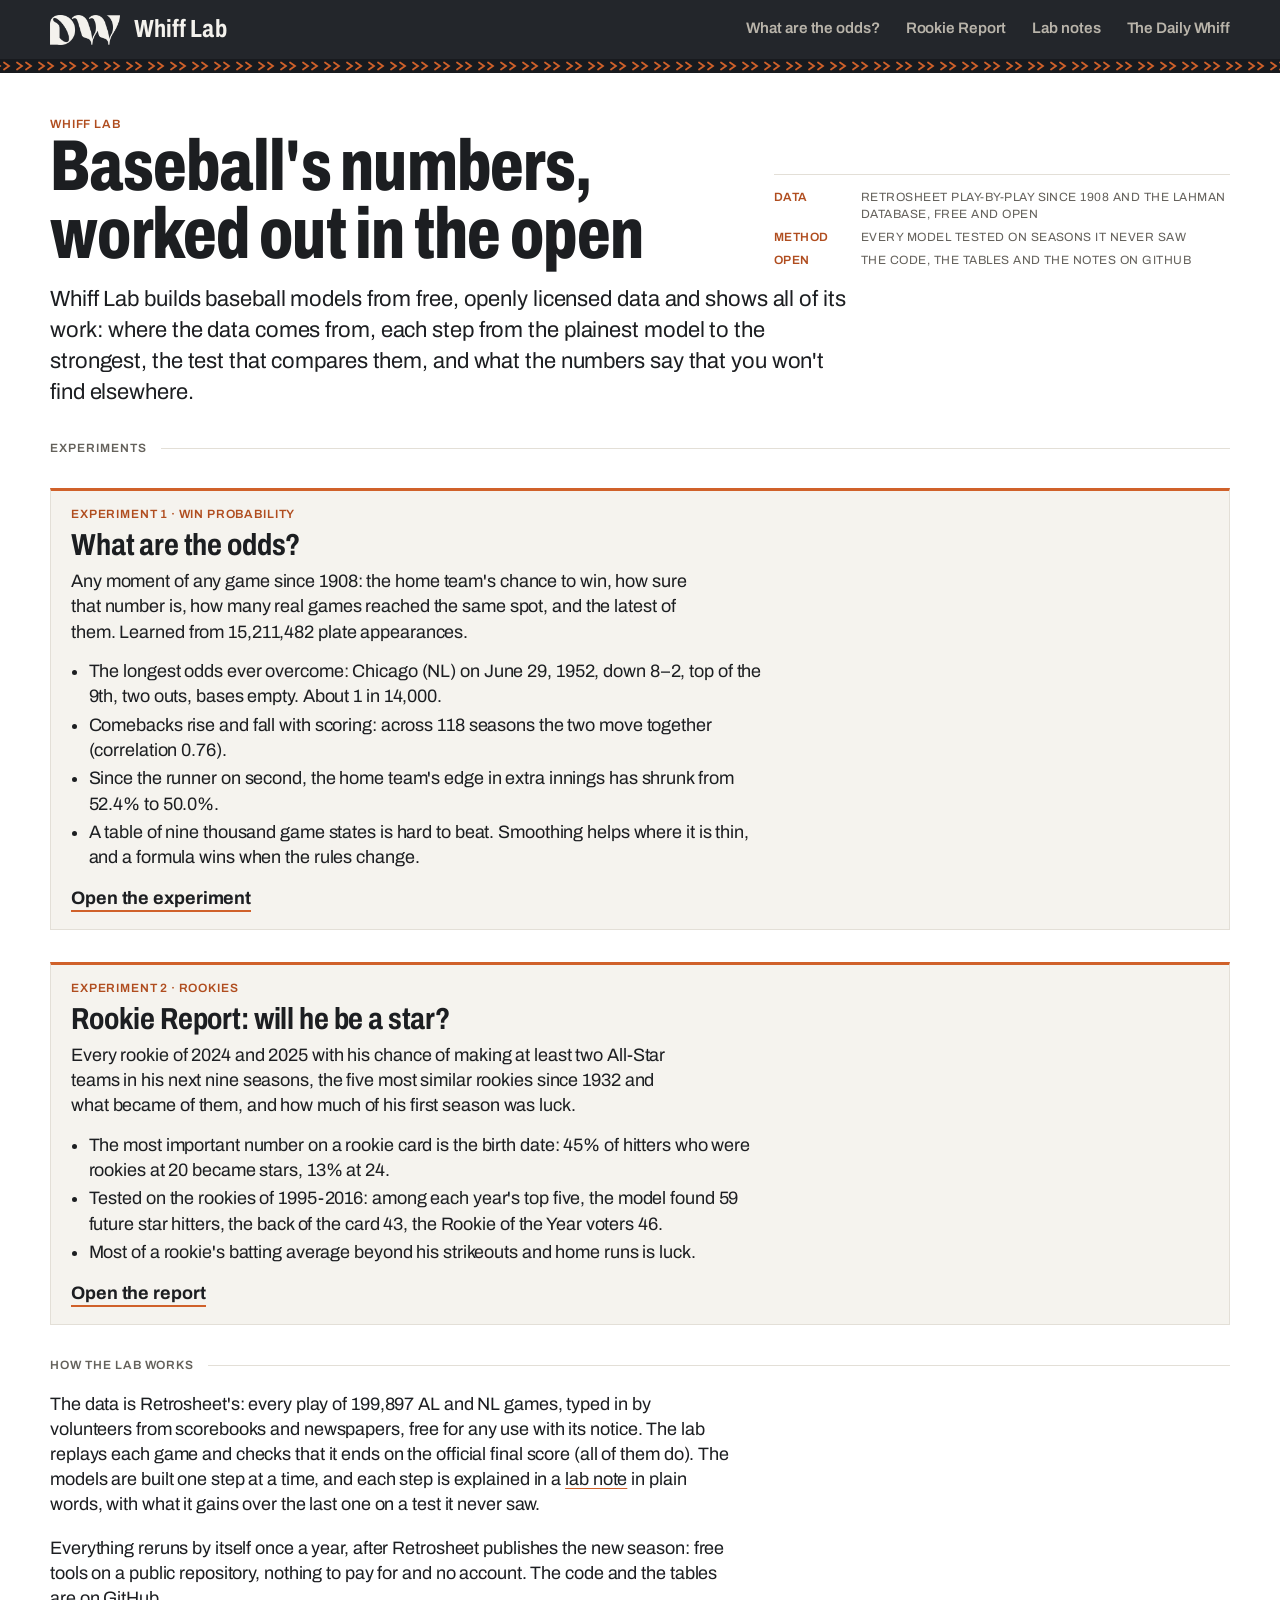
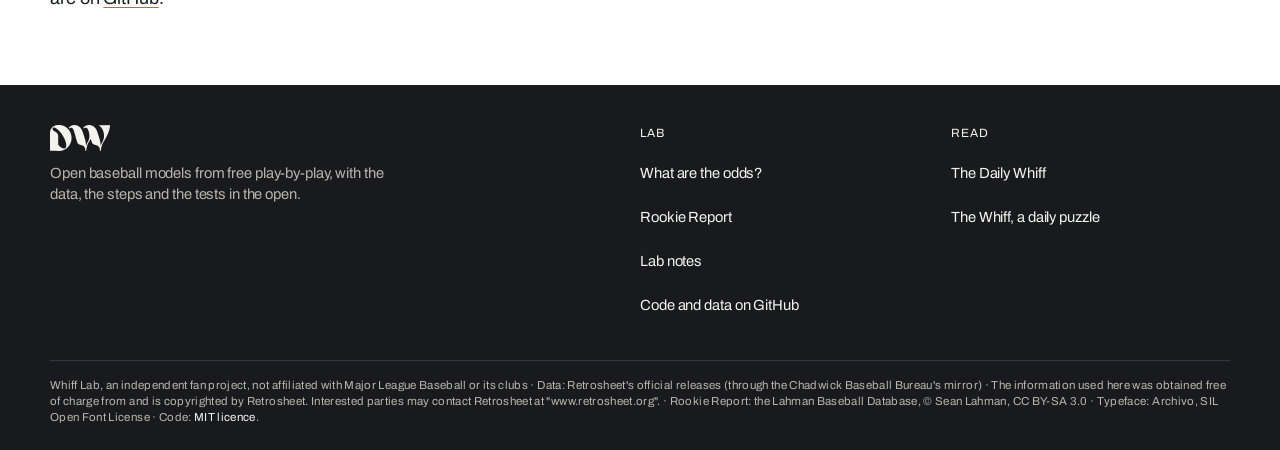
<file: site/index.html>
<!doctype html>
<html lang="en" data-data="data/">
<head>
<meta charset="utf-8">
<meta name="viewport" content="width=device-width, initial-scale=1">
<title>Whiff Lab: Open Baseball Models From Free Data</title>
<meta name="description" content="Baseball models built from free, openly licensed play-by-play, with the data, every step and an honest test in the open. First: win probability for any game state since 1908.">
<link rel="icon" href="assets/whiff-site-icon.png">
<link rel="preload" href="assets/fonts/archivo-latin.woff2" as="font" type="font/woff2" crossorigin>
<link rel="stylesheet" href="assets/lab.css?v=2cb74a474c">
<script>document.documentElement.classList.add("is-js")</script>
</head>
<body>
<header class="lab-header"><div class="wrap lab-header__row">
<a class="lab-brand" href="./"><img src="assets/whiff-logo-chalk.png" alt="" width="70" height="30"><span>Whiff Lab</span></a>
<nav class="lab-nav" aria-label="Main">
<button class="lab-nav__open" type="button" aria-expanded="false" aria-controls="lab-menu" aria-label="Open menu"><svg width="24" height="24" viewBox="0 0 24 24" aria-hidden="true" focusable="false"><path d="M4 7.5h16M4 12h16M4 16.5h16" stroke="currentColor" stroke-width="1.8" fill="none"/></svg></button>
<div class="lab-nav__panel" id="lab-menu">
<button class="lab-nav__close" type="button" aria-label="Close menu"><svg width="24" height="24" viewBox="0 0 24 24" aria-hidden="true" focusable="false"><path d="M6 6l12 12M18 6L6 18" stroke="currentColor" stroke-width="1.8" fill="none"/></svg></button>
<ul><li><a href="odds/">What are the odds?</a></li><li><a href="rookies/">Rookie Report</a></li><li><a href="notes/">Lab notes</a></li><li><a href="https://thedailywhiff.com/">The Daily Whiff</a></li></ul>
</div>
</nav>
</div></header>
<div class="lab-seam"></div>
<main class="wrap">
<section class="lab-home__intro">
<div>
<p class="lab-kicker">Whiff Lab</p>
<h1 class="lab-display">Baseball's numbers, worked out in the open</h1>
</div>
<ul class="lab-facts">
<li><strong>Data</strong> Retrosheet play-by-play since 1908 and the Lahman database, free and open</li>
<li><strong>Method</strong> every model tested on seasons it never saw</li>
<li><strong>Open</strong> the code, the tables and the notes on GitHub</li>
</ul>
</section>
<p class="lab-intro">Whiff Lab builds baseball models from free, openly licensed data and shows all of its work: where the data comes from, each step from the plainest model to the strongest, the test that compares them, and what the numbers say that you won't find elsewhere.</p>

<p class="lab-label">Experiments</p>
<article class="lab-card">
<p class="lab-kicker">Experiment 1 · Win probability</p>
<h2 class="lab-card__title"><a href="odds/">What are the odds?</a></h2>
<p class="lab-card__text">Any moment of any game since 1908: the home team's chance to win, how sure that number is, how many real games reached the same spot, and the latest of them. Learned from 15,211,482 plate appearances.</p>
<ul class="lab-card__finds">
<li>The longest odds ever overcome: Chicago (NL) on June 29, 1952, down 8–2, top of the 9th, two outs, bases empty. About 1 in 14,000.</li>
<li>Comebacks rise and fall with scoring: across 118 seasons the two move together (correlation 0.76).</li>
<li>Since the runner on second, the home team's edge in extra innings has shrunk from 52.4% to 50.0%.</li>
<li>A table of nine thousand game states is hard to beat. Smoothing helps where it is thin, and a formula wins when the rules change.</li>
</ul>
<p><a class="lab-more" href="odds/">Open the experiment</a></p>
</article>

<article class="lab-card">
<p class="lab-kicker">Experiment 2 · Rookies</p>
<h2 class="lab-card__title"><a href="rookies/">Rookie Report: will he be a star?</a></h2>
<p class="lab-card__text">Every rookie of 2024 and 2025 with his chance of making at least two All-Star teams in his next nine seasons, the five most similar rookies since 1932 and what became of them, and how much of his first season was luck.</p>
<ul class="lab-card__finds">
<li>The most important number on a rookie card is the birth date: 45% of hitters who were rookies at 20 became stars, 13% at 24.</li>
<li>Tested on the rookies of 1995-2016: among each year's top five, the model found 59 future star hitters, the back of the card 43, the Rookie of the Year voters 46.</li>
<li>Most of a rookie's batting average beyond his strikeouts and home runs is luck.</li>
</ul>
<p><a class="lab-more" href="rookies/">Open the report</a></p>
</article>

<p class="lab-label">How the lab works</p>
<div class="lab-sec" style="margin-top:0">
<p>The data is Retrosheet's: every play of 199,897 AL and NL games, typed in by volunteers from scorebooks and newspapers, free for any use with its notice. The lab replays each game and checks that it ends on the official final score (all of them do). The models are built one step at a time, and each step is explained in a <a href="notes/">lab note</a> in plain words, with what it gains over the last one on a test it never saw.</p>
<p>Everything reruns by itself once a year, after Retrosheet publishes the new season: free tools on a public repository, nothing to pay for and no account. The code and the tables are on <a href="https://github.com/Jankozeluh/whiff-lab">GitHub</a>.</p>
</div>

</main>
<footer class="lab-footer"><div class="wrap">
<div class="lab-footer__cols">
<div><img src="assets/whiff-logo-chalk.png" alt="Whiff Lab" width="60" height="26">
<p class="lab-footer__tagline">Open baseball models from free play-by-play, with the data, the steps and the tests in the open.</p></div>
<div><p class="lab-footer__label">Lab</p><ul class="lab-footer__links">
<li><a href="odds/">What are the odds?</a></li><li><a href="rookies/">Rookie Report</a></li>
<li><a href="notes/">Lab notes</a></li>
<li><a href="https://github.com/Jankozeluh/whiff-lab">Code and data on GitHub</a></li></ul></div>
<div><p class="lab-footer__label">Read</p><ul class="lab-footer__links">
<li><a href="https://thedailywhiff.com/">The Daily Whiff</a></li>
<li><a href="https://thedailywhiff.com/the-whiff/">The Whiff, a daily puzzle</a></li></ul></div>
</div>
<div class="lab-legal">
<p>Whiff Lab, an independent fan project, not affiliated with Major League Baseball or its clubs · Data: Retrosheet's
official releases (through the Chadwick Baseball Bureau's mirror) · The information used here was obtained free of charge from and is copyrighted by Retrosheet.  Interested parties may contact Retrosheet at &quot;www.retrosheet.org&quot;. · Rookie Report:
the Lahman Baseball Database, © Sean Lahman, CC BY-SA 3.0 · Typeface:
Archivo, SIL Open Font License · Code: <a href="https://github.com/Jankozeluh/whiff-lab/blob/main/LICENSE">MIT licence</a>.</p>
</div>
</div></footer>
<script src="assets/lab.js?v=5cbb02883b" defer></script>
</body>
</html>
</file>
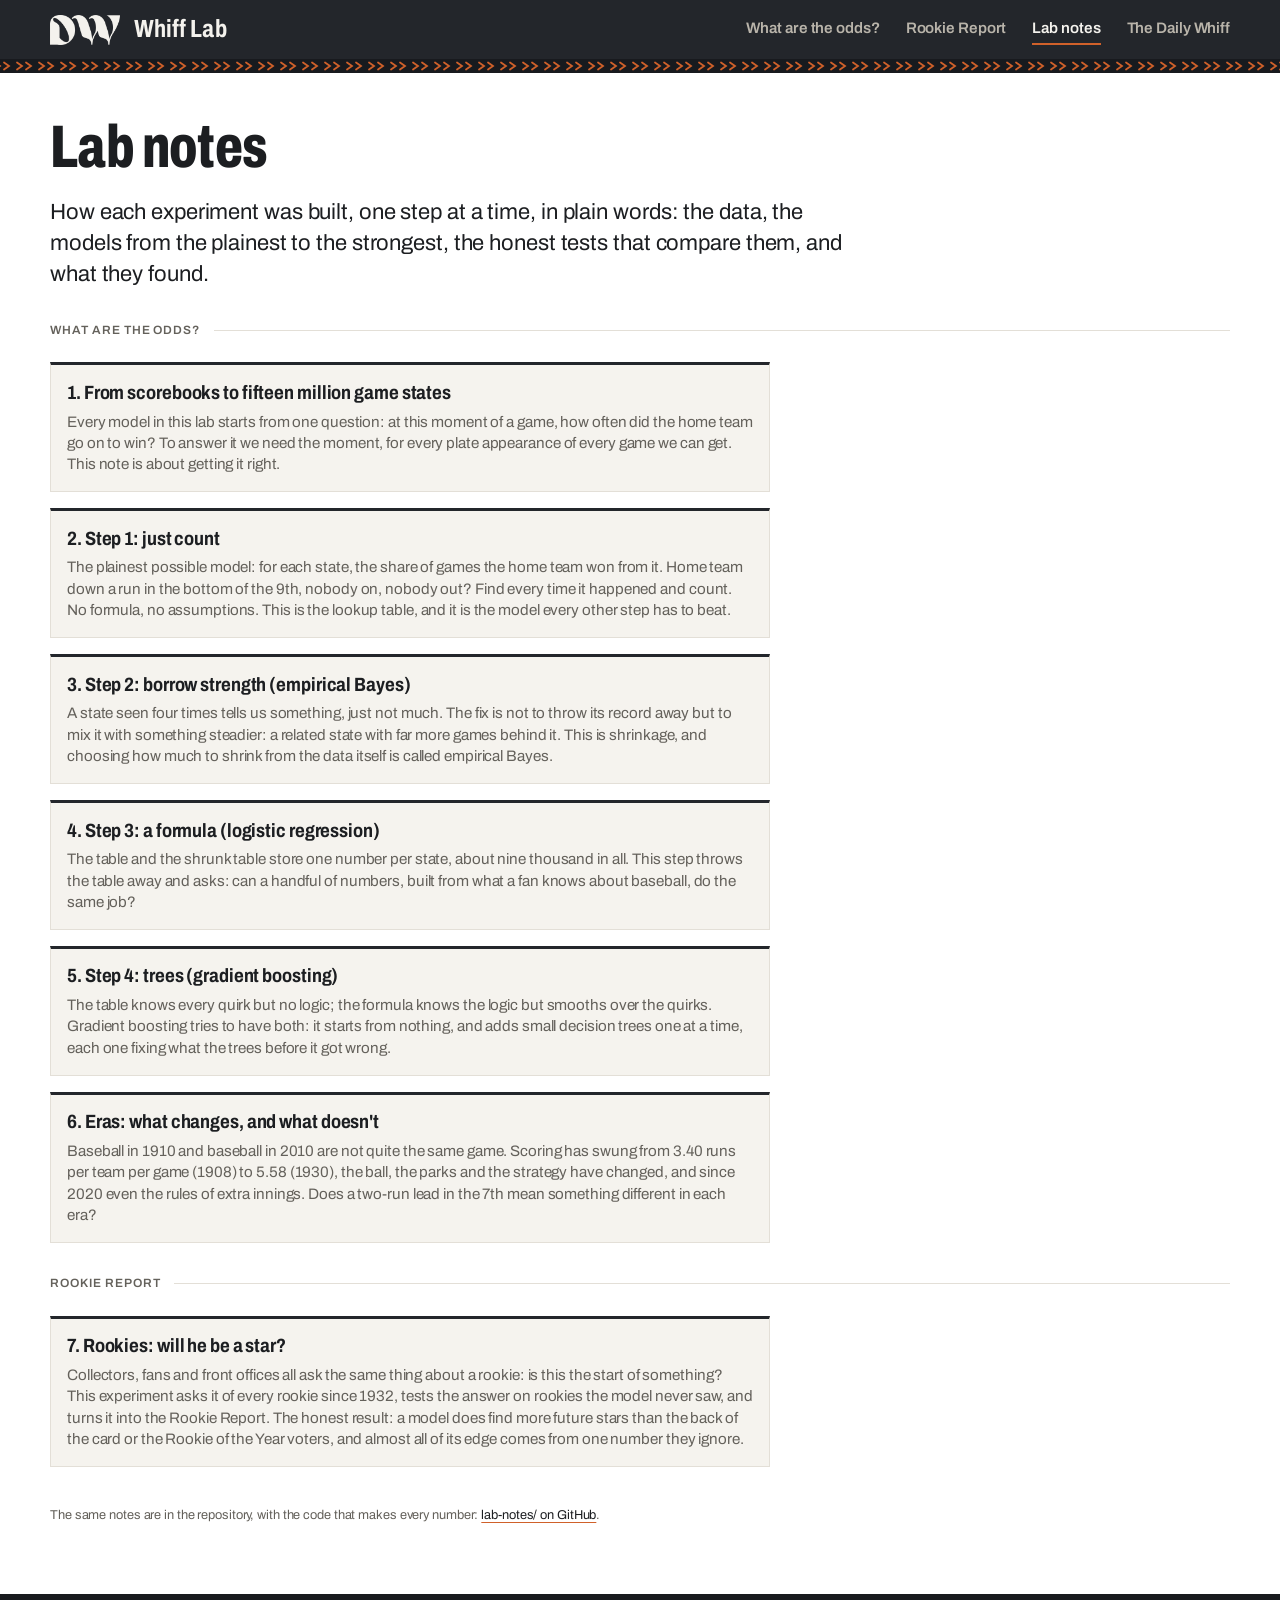
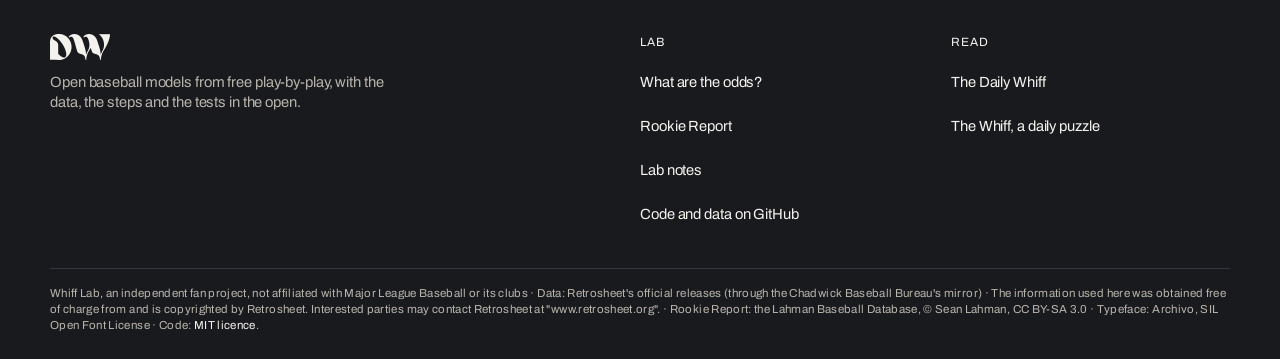
<file: site/notes/index.html>
<!doctype html>
<html lang="en" data-data="../data/">
<head>
<meta charset="utf-8">
<meta name="viewport" content="width=device-width, initial-scale=1">
<title>Lab notes · Whiff Lab</title>
<meta name="description" content="How the lab&#x27;s models were built and tested, step by step.">
<link rel="icon" href="../assets/whiff-site-icon.png">
<link rel="preload" href="../assets/fonts/archivo-latin.woff2" as="font" type="font/woff2" crossorigin>
<link rel="stylesheet" href="../assets/lab.css?v=2cb74a474c">
<script>document.documentElement.classList.add("is-js")</script>
</head>
<body>
<header class="lab-header"><div class="wrap lab-header__row">
<a class="lab-brand" href="../"><img src="../assets/whiff-logo-chalk.png" alt="" width="70" height="30"><span>Whiff Lab</span></a>
<nav class="lab-nav" aria-label="Main">
<button class="lab-nav__open" type="button" aria-expanded="false" aria-controls="lab-menu" aria-label="Open menu"><svg width="24" height="24" viewBox="0 0 24 24" aria-hidden="true" focusable="false"><path d="M4 7.5h16M4 12h16M4 16.5h16" stroke="currentColor" stroke-width="1.8" fill="none"/></svg></button>
<div class="lab-nav__panel" id="lab-menu">
<button class="lab-nav__close" type="button" aria-label="Close menu"><svg width="24" height="24" viewBox="0 0 24 24" aria-hidden="true" focusable="false"><path d="M6 6l12 12M18 6L6 18" stroke="currentColor" stroke-width="1.8" fill="none"/></svg></button>
<ul><li><a href="../odds/">What are the odds?</a></li><li><a href="../rookies/">Rookie Report</a></li><li><a href="../notes/" aria-current="page">Lab notes</a></li><li><a href="https://thedailywhiff.com/">The Daily Whiff</a></li></ul>
</div>
</nav>
</div></header>
<div class="lab-seam"></div>
<main class="wrap">
<h1 class="lab-title">Lab notes</h1>
<p class="lab-intro">How each experiment was built, one step at a time, in plain words: the data, the models from the plainest to the strongest, the honest tests that compare them, and what they found.</p>
<p class="lab-label">What are the odds?</p>
<ol class="lab-notes-list" start="1"><li><a href="01-the-data.html">1. From scorebooks to fifteen million game states</a><p>Every model in this lab starts from one question: at this moment of a game, how often did the home team go on to win? To answer it we need the moment, for every plate appearance of every game we can get. This note is about getting it right.</p></li><li><a href="02-the-table.html">2. Step 1: just count</a><p>The plainest possible model: for each state, the share of games the home team won from it. Home team down a run in the bottom of the 9th, nobody on, nobody out? Find every time it happened and count. No formula, no assumptions. This is the lookup table, and it is the model every other step has to beat.</p></li><li><a href="03-shrinkage.html">3. Step 2: borrow strength (empirical Bayes)</a><p>A state seen four times tells us something, just not much. The fix is not to throw its record away but to mix it with something steadier: a related state with far more games behind it. This is shrinkage, and choosing how much to shrink from the data itself is called empirical Bayes.</p></li><li><a href="04-logistic.html">4. Step 3: a formula (logistic regression)</a><p>The table and the shrunk table store one number per state, about nine thousand in all. This step throws the table away and asks: can a handful of numbers, built from what a fan knows about baseball, do the same job?</p></li><li><a href="05-boosting.html">5. Step 4: trees (gradient boosting)</a><p>The table knows every quirk but no logic; the formula knows the logic but smooths over the quirks. Gradient boosting tries to have both: it starts from nothing, and adds small decision trees one at a time, each one fixing what the trees before it got wrong.</p></li><li><a href="06-eras.html">6. Eras: what changes, and what doesn&#x27;t</a><p>Baseball in 1910 and baseball in 2010 are not quite the same game. Scoring has swung from 3.40 runs per team per game (1908) to 5.58 (1930), the ball, the parks and the strategy have changed, and since 2020 even the rules of extra innings. Does a two-run lead in the 7th mean something different in each era?</p></li></ol>
<p class="lab-label">Rookie Report</p>
<ol class="lab-notes-list" start="7"><li><a href="07-rookies.html">7. Rookies: will he be a star?</a><p>Collectors, fans and front offices all ask the same thing about a rookie: is this the start of something? This experiment asks it of every rookie since 1932, tests the answer on rookies the model never saw, and turns it into the Rookie Report. The honest result: a model does find more future stars than the back of the card or the Rookie of the Year voters, and almost all of its edge comes from one number they ignore.</p></li></ol>
<p class="lab-credit">The same notes are in the repository, with the code that makes every number: <a href="https://github.com/Jankozeluh/whiff-lab/tree/main/lab-notes">lab-notes/ on GitHub</a>.</p>
</main>
<footer class="lab-footer"><div class="wrap">
<div class="lab-footer__cols">
<div><img src="../assets/whiff-logo-chalk.png" alt="Whiff Lab" width="60" height="26">
<p class="lab-footer__tagline">Open baseball models from free play-by-play, with the data, the steps and the tests in the open.</p></div>
<div><p class="lab-footer__label">Lab</p><ul class="lab-footer__links">
<li><a href="../odds/">What are the odds?</a></li><li><a href="../rookies/">Rookie Report</a></li>
<li><a href="../notes/">Lab notes</a></li>
<li><a href="https://github.com/Jankozeluh/whiff-lab">Code and data on GitHub</a></li></ul></div>
<div><p class="lab-footer__label">Read</p><ul class="lab-footer__links">
<li><a href="https://thedailywhiff.com/">The Daily Whiff</a></li>
<li><a href="https://thedailywhiff.com/the-whiff/">The Whiff, a daily puzzle</a></li></ul></div>
</div>
<div class="lab-legal">
<p>Whiff Lab, an independent fan project, not affiliated with Major League Baseball or its clubs · Data: Retrosheet's
official releases (through the Chadwick Baseball Bureau's mirror) · The information used here was obtained free of charge from and is copyrighted by Retrosheet.  Interested parties may contact Retrosheet at &quot;www.retrosheet.org&quot;. · Rookie Report:
the Lahman Baseball Database, © Sean Lahman, CC BY-SA 3.0 · Typeface:
Archivo, SIL Open Font License · Code: <a href="https://github.com/Jankozeluh/whiff-lab/blob/main/LICENSE">MIT licence</a>.</p>
</div>
</div></footer>
<script src="../assets/lab.js?v=5cbb02883b" defer></script>
</body>
</html>
</file>
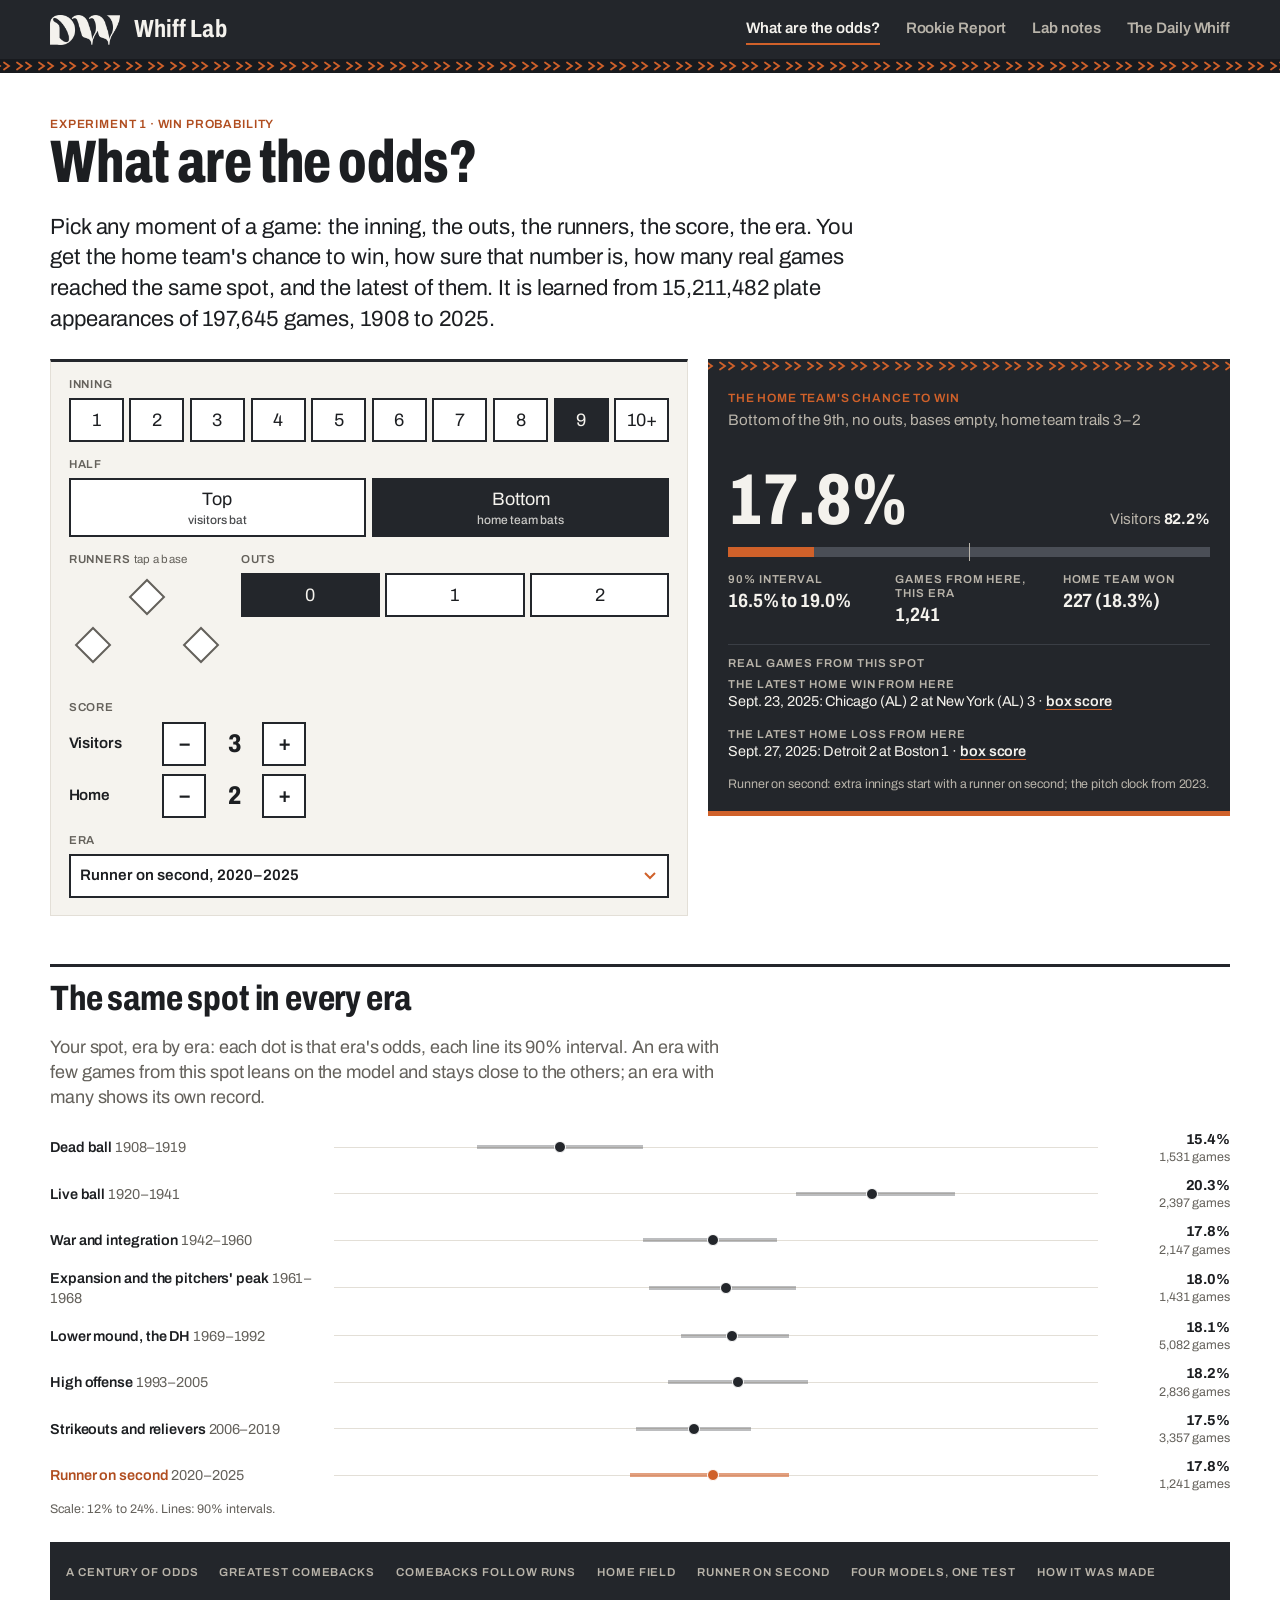
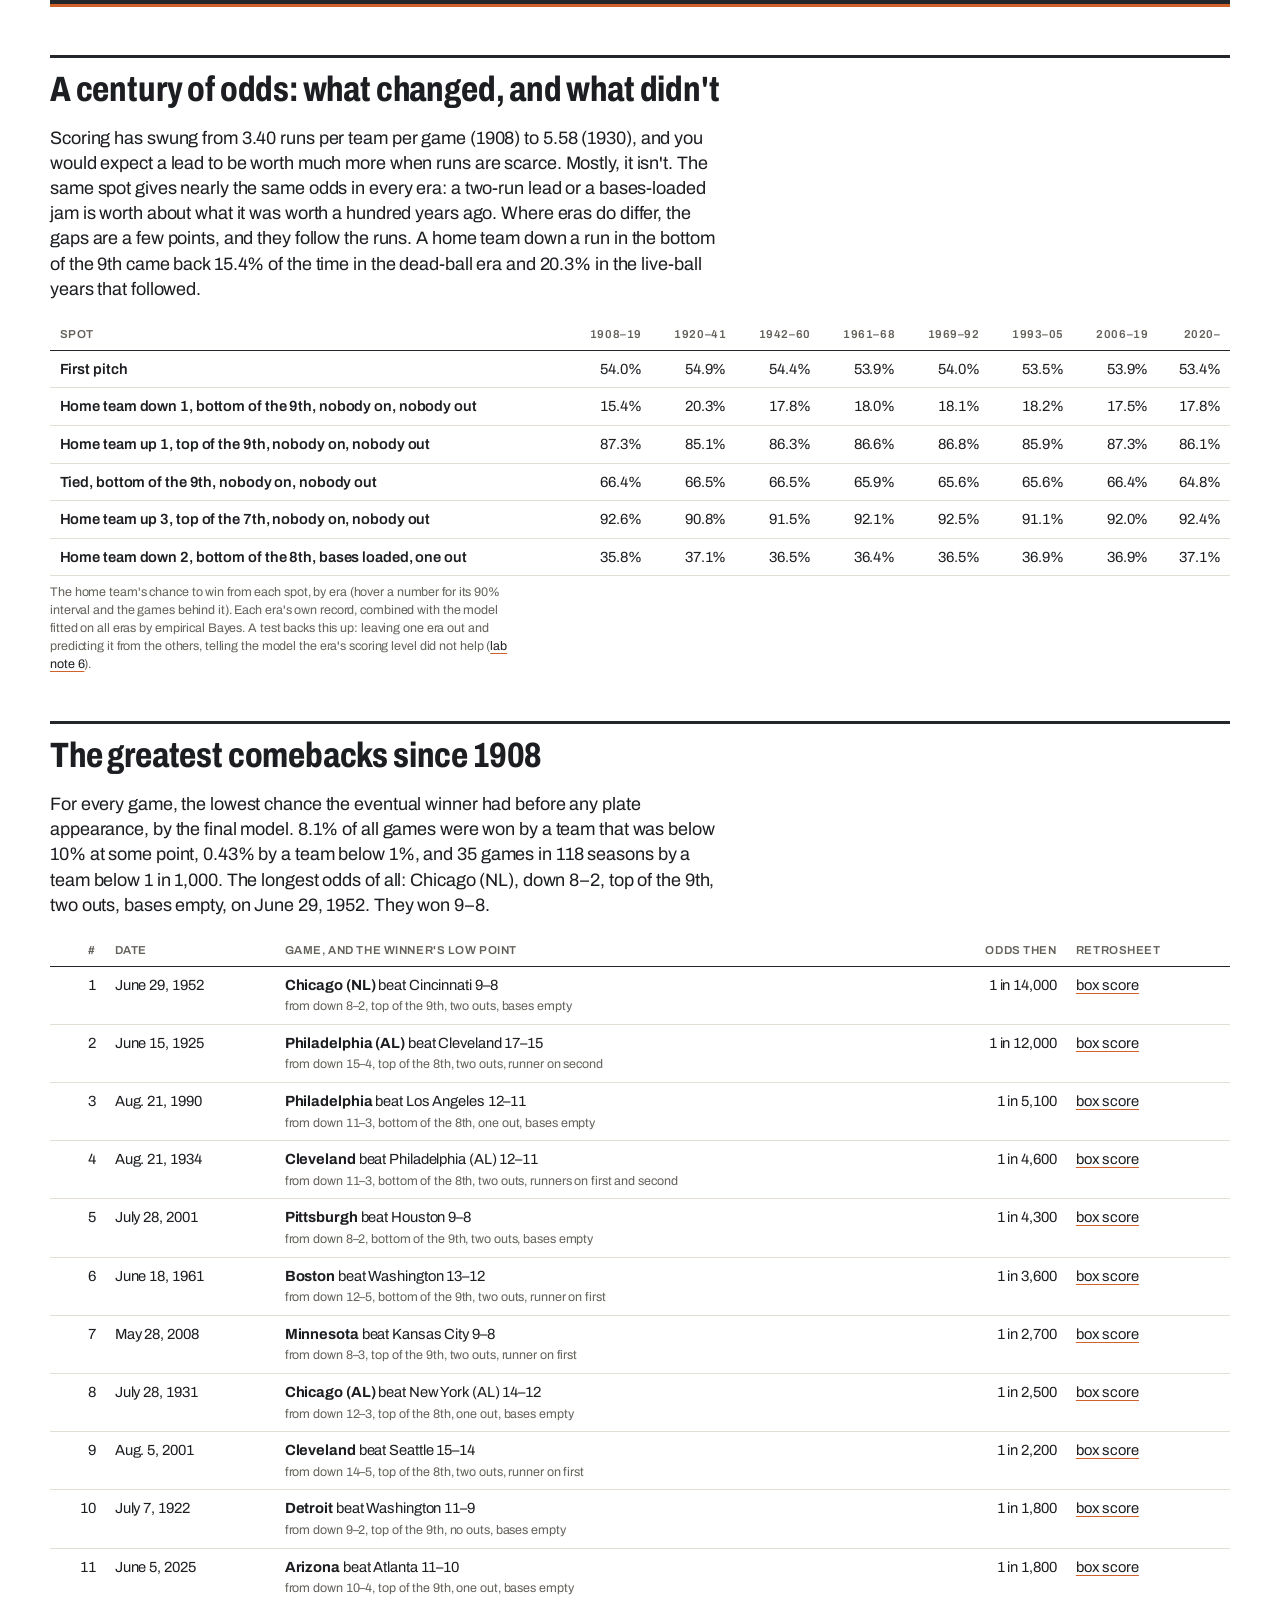
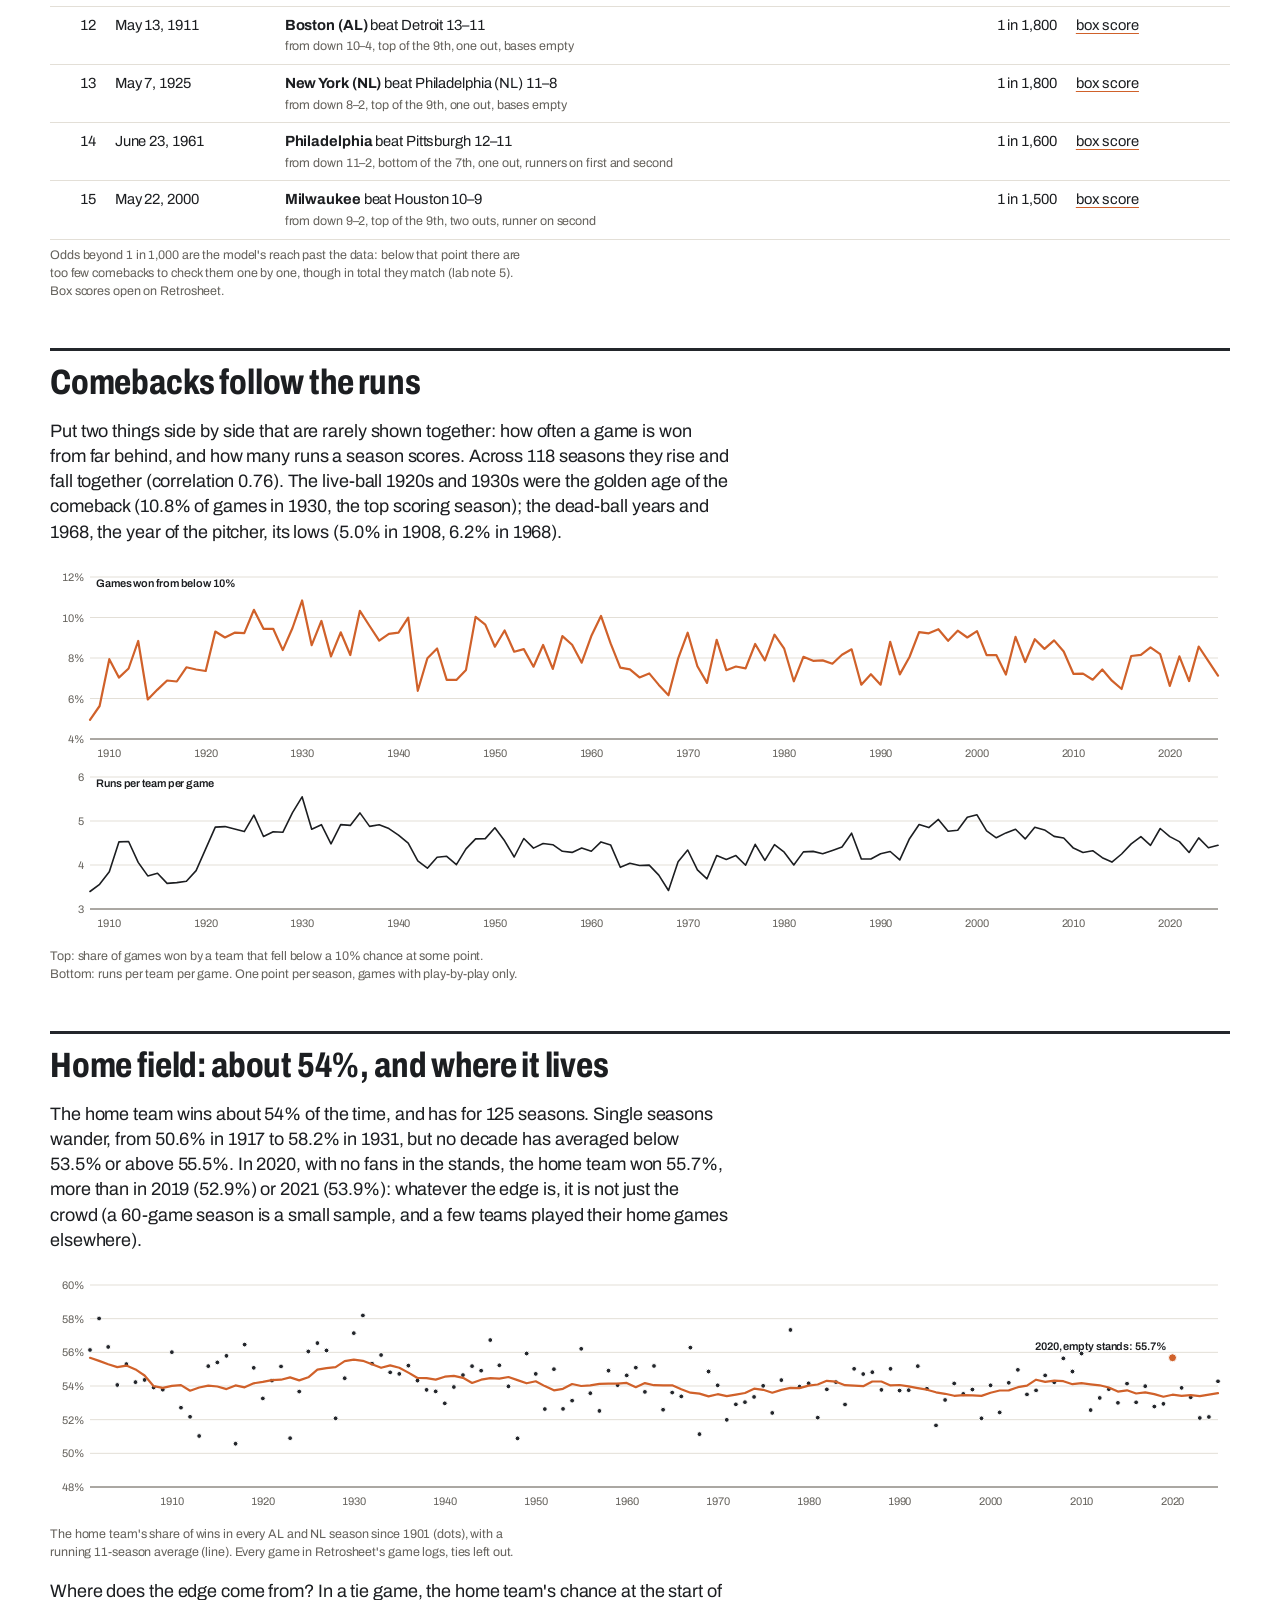
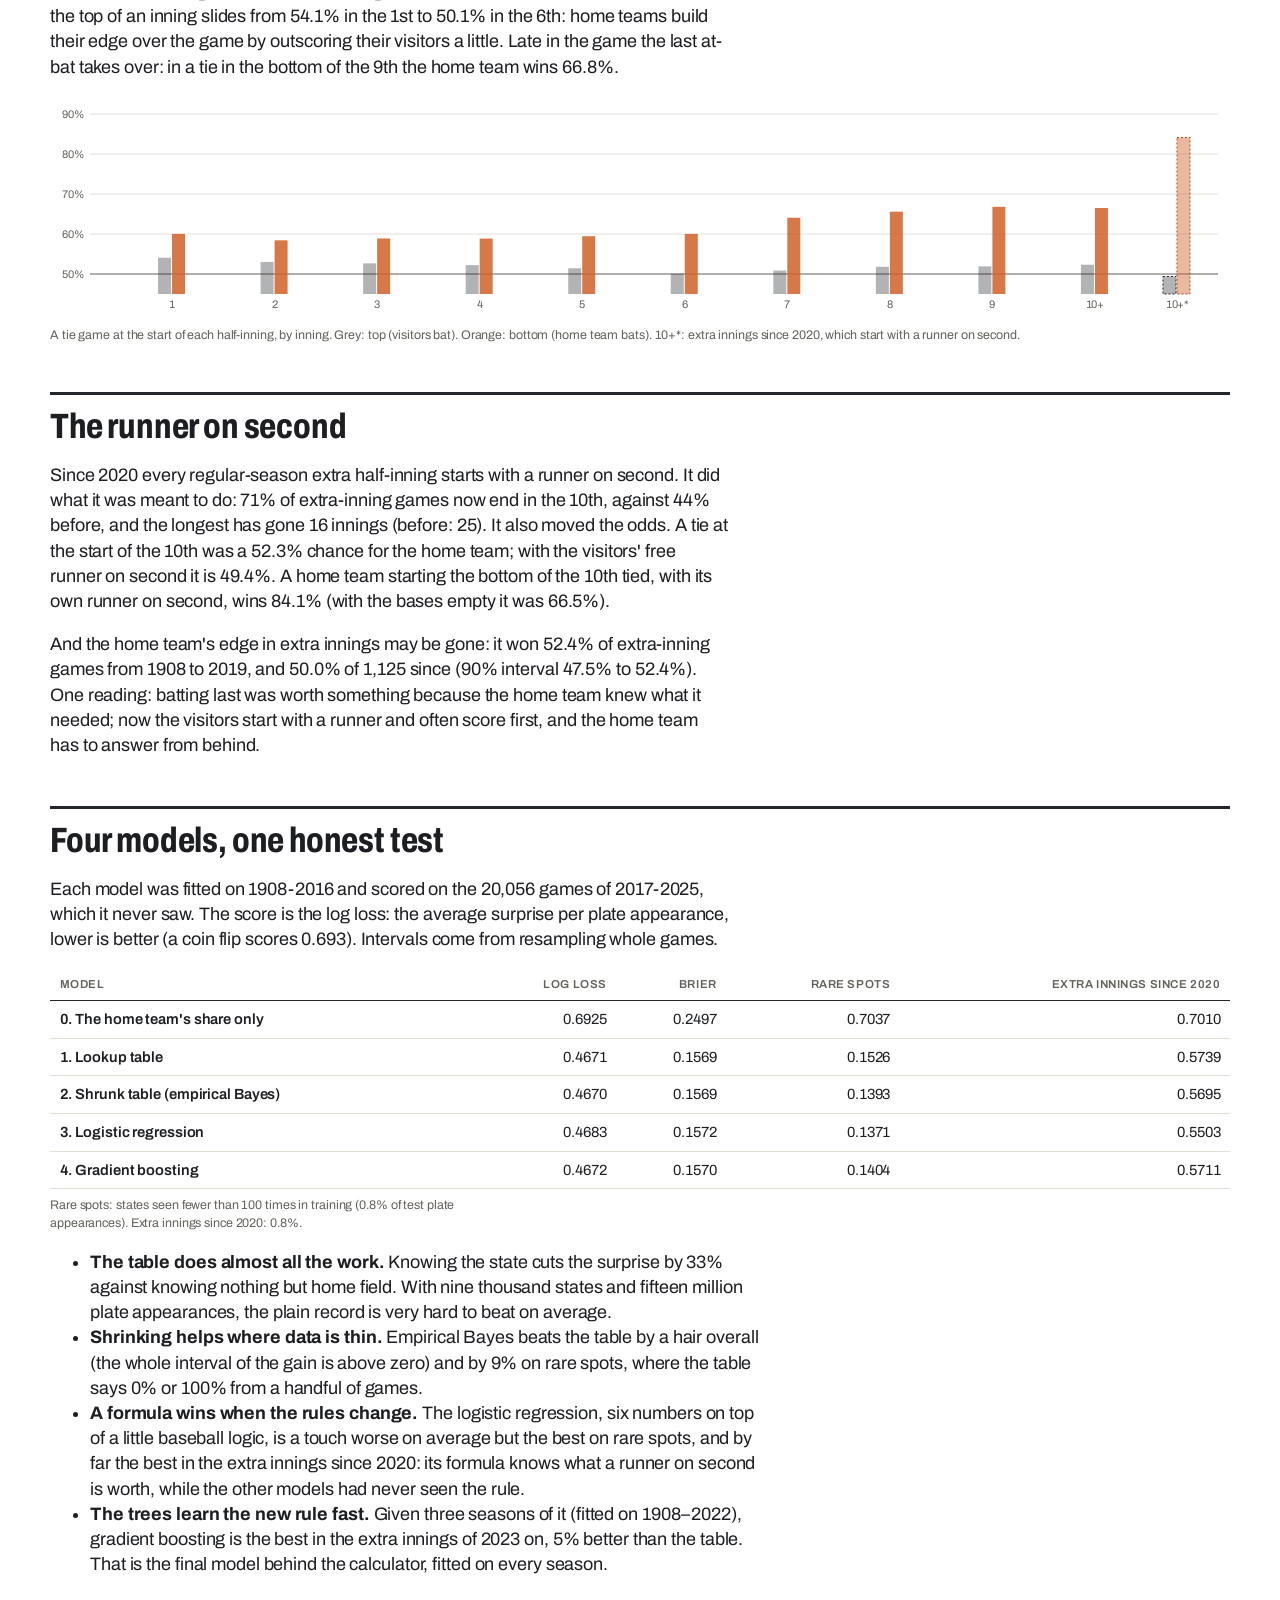
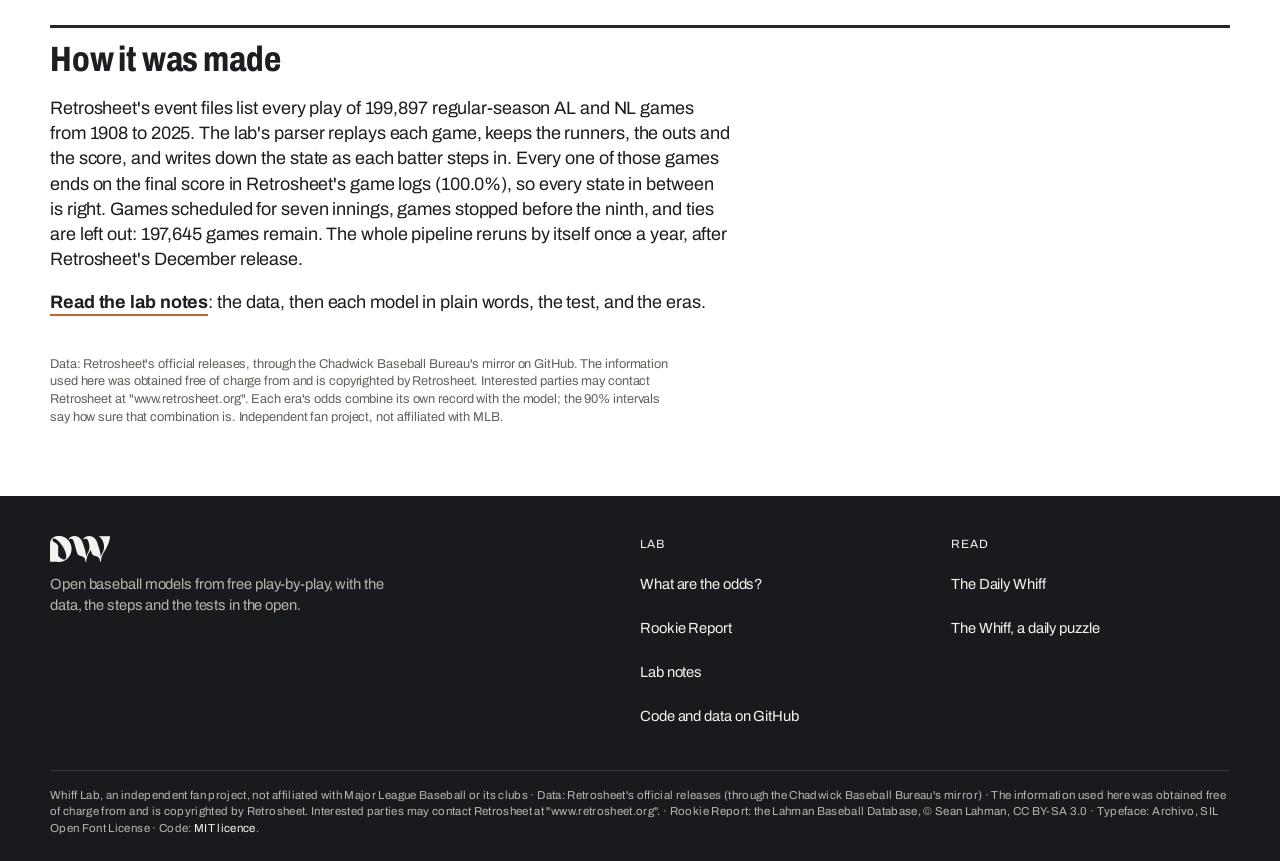
<file: site/odds/index.html>
<!doctype html>
<html lang="en" data-data="../data/">
<head>
<meta charset="utf-8">
<meta name="viewport" content="width=device-width, initial-scale=1">
<title>What Are the Odds? Win Probability for Any Baseball Game State Since 1908</title>
<meta name="description" content="The home team&#x27;s chance to win from any inning, out, runner and score, in every era since 1908: learned from 15 million plate appearances, with the real games behind each number.">
<link rel="icon" href="../assets/whiff-site-icon.png">
<link rel="preload" href="../assets/fonts/archivo-latin.woff2" as="font" type="font/woff2" crossorigin>
<link rel="stylesheet" href="../assets/lab.css?v=2cb74a474c"><link rel="stylesheet" href="../assets/odds.css?v=8f56d95bc8">
<script>document.documentElement.classList.add("is-js")</script>
</head>
<body>
<header class="lab-header"><div class="wrap lab-header__row">
<a class="lab-brand" href="../"><img src="../assets/whiff-logo-chalk.png" alt="" width="70" height="30"><span>Whiff Lab</span></a>
<nav class="lab-nav" aria-label="Main">
<button class="lab-nav__open" type="button" aria-expanded="false" aria-controls="lab-menu" aria-label="Open menu"><svg width="24" height="24" viewBox="0 0 24 24" aria-hidden="true" focusable="false"><path d="M4 7.5h16M4 12h16M4 16.5h16" stroke="currentColor" stroke-width="1.8" fill="none"/></svg></button>
<div class="lab-nav__panel" id="lab-menu">
<button class="lab-nav__close" type="button" aria-label="Close menu"><svg width="24" height="24" viewBox="0 0 24 24" aria-hidden="true" focusable="false"><path d="M6 6l12 12M18 6L6 18" stroke="currentColor" stroke-width="1.8" fill="none"/></svg></button>
<ul><li><a href="../odds/" aria-current="page">What are the odds?</a></li><li><a href="../rookies/">Rookie Report</a></li><li><a href="../notes/">Lab notes</a></li><li><a href="https://thedailywhiff.com/">The Daily Whiff</a></li></ul>
</div>
</nav>
</div></header>
<div class="lab-seam"></div>
<main class="wrap">
<p class="lab-kicker">Experiment 1 · Win probability</p>
<h1 class="lab-title">What are the odds?</h1>
<p class="lab-intro">Pick any moment of a game: the inning, the outs, the runners, the score, the era. You get the home team's chance to win, how sure that number is, how many real games reached the same spot, and the latest of them. It is learned from 15,211,482 plate appearances of 197,645 games, 1908 to 2025.</p>

<section class="odds-calc" id="odds-calc" aria-label="Win probability calculator">
<div class="odds-spot">
<p class="odds-mini"><span>Home team</span><b id="odds-mini-p">–</b><a href="#odds-out">details</a></p>
<fieldset class="odds-row"><legend>Inning</legend>
<div class="odds-btns odds-btns--inning">
<button class="odds-btn" type="button" data-set="inning=1">1</button><button class="odds-btn" type="button" data-set="inning=2">2</button><button class="odds-btn" type="button" data-set="inning=3">3</button><button class="odds-btn" type="button" data-set="inning=4">4</button><button class="odds-btn" type="button" data-set="inning=5">5</button><button class="odds-btn" type="button" data-set="inning=6">6</button><button class="odds-btn" type="button" data-set="inning=7">7</button><button class="odds-btn" type="button" data-set="inning=8">8</button><button class="odds-btn" type="button" data-set="inning=9">9</button><button class="odds-btn" type="button" data-set="inning=10" aria-label="10th or later">10+</button>
</div></fieldset>
<fieldset class="odds-row"><legend>Half</legend>
<div class="odds-btns odds-btns--2">
<button class="odds-btn" type="button" data-set="bottom=0">Top<small>visitors bat</small></button><button class="odds-btn" type="button" data-set="bottom=1">Bottom<small>home team bats</small></button>
</div></fieldset>
<div class="odds-two">
<fieldset class="odds-row"><legend>Runners <span class="odds-hint">tap a base</span></legend>
<div class="odds-diamond">
<button class="odds-base odds-base--2" type="button" data-base="2"><span class="screen-reader-text">Runner on second</span></button>
<button class="odds-base odds-base--3" type="button" data-base="4"><span class="screen-reader-text">Runner on third</span></button>
<button class="odds-base odds-base--1" type="button" data-base="1"><span class="screen-reader-text">Runner on first</span></button>
</div></fieldset>
<fieldset class="odds-row"><legend>Outs</legend>
<div class="odds-btns odds-btns--3">
<button class="odds-btn" type="button" data-set="outs=0">0</button><button class="odds-btn" type="button" data-set="outs=1">1</button><button class="odds-btn" type="button" data-set="outs=2">2</button>
</div></fieldset>
</div>
<fieldset class="odds-row"><legend>Score</legend>
<div class="odds-score">
<div class="odds-step"><span>Visitors</span><button type="button" data-step="away:-1" aria-label="Visitors one run fewer">−</button><output id="odds-away" aria-live="polite">3</output><button type="button" data-step="away:1" aria-label="Visitors one run more">+</button></div>
<div class="odds-step"><span>Home</span><button type="button" data-step="home:-1" aria-label="Home team one run fewer">−</button><output id="odds-home" aria-live="polite">2</output><button type="button" data-step="home:1" aria-label="Home team one run more">+</button></div>
</div></fieldset>
<div class="odds-row"><label class="odds-legend" for="odds-era">Era</label>
<select class="odds-select" id="odds-era"><option value="runner">Runner on second, 2020–2025</option></select></div>
</div>

<div class="odds-out" id="odds-out" aria-live="polite">
<p class="lab-kicker">The home team's chance to win</p>
<p class="odds-sit" id="odds-sit">Bottom of the 9th, no outs, bases empty, home team trails 3–2</p>
<p class="odds-big"><strong id="odds-home-p">–</strong><span>Visitors <b id="odds-away-p">–</b></span></p>
<div class="odds-bar" id="odds-bar" aria-hidden="true"></div>
<dl class="odds-facts">
<div><dt>90% interval</dt><dd id="odds-range">–</dd></div>
<div><dt>Games from here, this era</dt><dd id="odds-n">–</dd></div>
<div><dt>Home team won</dt><dd id="odds-w">–</dd></div>
</dl>
<div class="odds-notes" id="odds-notes"></div>
<div id="odds-games-wrap" hidden><h3>Real games from this spot</h3><ul class="odds-games" id="odds-games"></ul></div>
<p class="odds-era-note" id="odds-era-note"></p>
</div>
</section>

<section class="lab-sec" aria-labelledby="strip-h">
<h2 id="strip-h">The same spot in every era</h2>
<p class="lab-lede">Your spot, era by era: each dot is that era's odds, each line its 90% interval. An era with few games from this spot leans on the model and stays close to the others; an era with many shows its own record.</p>
<ol class="odds-strip" id="odds-strip"></ol>
<p class="lab-note" id="odds-strip-axis"></p>
</section>

<ul class="lab-jump" aria-label="Findings">
<li><a href="#eras">A century of odds</a></li><li><a href="#comebacks">Greatest comebacks</a></li><li><a href="#follow">Comebacks follow runs</a></li><li><a href="#home">Home field</a></li><li><a href="#runner">Runner on second</a></li><li><a href="#models">Four models, one test</a></li><li><a href="#method">How it was made</a></li>
</ul>

<section class="lab-sec" id="eras">
<h2>A century of odds: what changed, and what didn't</h2>
<p>Scoring has swung from 3.40 runs per team per game (1908) to 5.58 (1930), and you would expect a lead to be worth much more when runs are scarce. Mostly, it isn't. The same spot gives nearly the same odds in every era: a two-run lead or a bases-loaded jam is worth about what it was worth a hundred years ago. Where eras do differ, the gaps are a few points, and they follow the runs. A home team down a run in the bottom of the 9th came back 15.4% of the time in the dead-ball era and 20.3% in the live-ball years that followed.</p>
<div class="lab-table"><table><thead><tr id="spots-head"><th>Spot</th></tr></thead><tbody id="spots-body"><tr><td>Loading…</td></tr></tbody></table></div>
<p class="lab-note">The home team's chance to win from each spot, by era (hover a number for its 90% interval and the games behind it). Each era's own record, combined with the model fitted on all eras by empirical Bayes. A test backs this up: leaving one era out and predicting it from the others, telling the model the era's scoring level did not help (<a href="../notes/06-eras.html">lab note 6</a>).</p>
</section>

<section class="lab-sec" id="comebacks">
<h2>The greatest comebacks since 1908</h2>
<p>For every game, the lowest chance the eventual winner had before any plate appearance, by the final model. 8.1% of all games were won by a team that was below 10% at some point, 0.43% by a team below 1%, and 35 games in 118 seasons by a team below 1 in 1,000. The longest odds of all: Chicago (NL), down 8–2, top of the 9th, two outs, bases empty, on June 29, 1952. They won 9–8.</p>
<div class="lab-table"><table><thead><tr><th class="num">#</th><th>Date</th><th>Game, and the winner's low point</th><th class="num">Odds then</th><th>Retrosheet</th></tr></thead><tbody id="comebacks-body"><tr><td colspan="5">Loading…</td></tr></tbody></table></div>
<p class="lab-note">Odds beyond 1 in 1,000 are the model's reach past the data: below that point there are too few comebacks to check them one by one, though in total they match (lab note 5). Box scores open on Retrosheet.</p>
</section>

<section class="lab-sec" id="follow">
<h2>Comebacks follow the runs</h2>
<p>Put two things side by side that are rarely shown together: how often a game is won from far behind, and how many runs a season scores. Across 118 seasons they rise and fall together (correlation 0.76). The live-ball 1920s and 1930s were the golden age of the comeback (10.8% of games in 1930, the top scoring season); the dead-ball years and 1968, the year of the pitcher, its lows (5.0% in 1908, 6.2% in 1968).</p>
<figure class="lab-ch" data-chart="comebacks"><p class="lab-note">Loading the chart…</p></figure>
<p class="lab-note">Top: share of games won by a team that fell below a 10% chance at some point. Bottom: runs per team per game. One point per season, games with play-by-play only.</p>
</section>

<section class="lab-sec" id="home">
<h2>Home field: about 54%, and where it lives</h2>
<p>The home team wins about 54% of the time, and has for 125 seasons. Single seasons wander, from 50.6% in 1917 to 58.2% in 1931, but no decade has averaged below 53.5% or above 55.5%. In 2020, with no fans in the stands, the home team won 55.7%, more than in 2019 (52.9%) or 2021 (53.9%): whatever the edge is, it is not just the crowd (a 60-game season is a small sample, and a few teams played their home games elsewhere).</p>
<figure class="lab-ch" data-chart="homefield"><p class="lab-note">Loading the chart…</p></figure>
<p class="lab-note">The home team's share of wins in every AL and NL season since 1901 (dots), with a running 11-season average (line). Every game in Retrosheet's game logs, ties left out.</p>
<p>Where does the edge come from? In a tie game, the home team's chance at the start of the top of an inning slides from 54.1% in the 1st to 50.1% in the 6th: home teams build their edge over the game by outscoring their visitors a little. Late in the game the last at-bat takes over: in a tie in the bottom of the 9th the home team wins 66.8%.</p>
<figure class="lab-ch" data-chart="ties"><p class="lab-note">Loading the chart…</p></figure>
</section>

<section class="lab-sec" id="runner">
<h2>The runner on second</h2>
<p>Since 2020 every regular-season extra half-inning starts with a runner on second. It did what it was meant to do: 71% of extra-inning games now end in the 10th, against 44% before, and the longest has gone 16 innings (before: 25). It also moved the odds. A tie at the start of the 10th was a 52.3% chance for the home team; with the visitors' free runner on second it is 49.4%. A home team starting the bottom of the 10th tied, with its own runner on second, wins 84.1% (with the bases empty it was 66.5%).</p>
<p>And the home team's edge in extra innings may be gone: it won 52.4% of extra-inning games from 1908 to 2019, and 50.0% of 1,125 since (90% interval 47.5% to 52.4%). One reading: batting last was worth something because the home team knew what it needed; now the visitors start with a runner and often score first, and the home team has to answer from behind.</p>
</section>

<section class="lab-sec" id="models">
<h2>Four models, one honest test</h2>
<p>Each model was fitted on 1908-2016 and scored on the 20,056 games of 2017-2025, which it never saw. The score is the log loss: the average surprise per plate appearance, lower is better (a coin flip scores 0.693). Intervals come from resampling whole games.</p>
<div class="lab-table"><table>
<thead><tr><th>Model</th><th class="num">Log loss</th><th class="num">Brier</th><th class="num">Rare spots</th><th class="num">Extra innings since 2020</th></tr></thead>
<tbody>
<tr><th>0. The home team's share only</th><td class="num">0.6925</td><td class="num">0.2497</td><td class="num">0.7037</td><td class="num">0.7010</td></tr>
<tr><th>1. Lookup table</th><td class="num">0.4671</td><td class="num">0.1569</td><td class="num">0.1526</td><td class="num">0.5739</td></tr>
<tr><th>2. Shrunk table (empirical Bayes)</th><td class="num">0.4670</td><td class="num">0.1569</td><td class="num">0.1393</td><td class="num">0.5695</td></tr>
<tr><th>3. Logistic regression</th><td class="num">0.4683</td><td class="num">0.1572</td><td class="num">0.1371</td><td class="num">0.5503</td></tr>
<tr><th>4. Gradient boosting</th><td class="num">0.4672</td><td class="num">0.1570</td><td class="num">0.1404</td><td class="num">0.5711</td></tr>
</tbody></table></div>
<p class="lab-note">Rare spots: states seen fewer than 100 times in training (0.8% of test plate appearances). Extra innings since 2020: 0.8%.</p>
<ul>
<li><strong>The table does almost all the work.</strong> Knowing the state cuts the surprise by 33% against knowing nothing but home field. With nine thousand states and fifteen million plate appearances, the plain record is very hard to beat on average.</li>
<li><strong>Shrinking helps where data is thin.</strong> Empirical Bayes beats the table by a hair overall (the whole interval of the gain is above zero) and by 9% on rare spots, where the table says 0% or 100% from a handful of games.</li>
<li><strong>A formula wins when the rules change.</strong> The logistic regression, six numbers on top of a little baseball logic, is a touch worse on average but the best on rare spots, and by far the best in the extra innings since 2020: its formula knows what a runner on second is worth, while the other models had never seen the rule.</li>
<li><strong>The trees learn the new rule fast.</strong> Given three seasons of it (fitted on 1908–2022), gradient boosting is the best in the extra innings of 2023 on, 5% better than the table. That is the final model behind the calculator, fitted on every season.</li>
</ul>
</section>

<section class="lab-sec" id="method">
<h2>How it was made</h2>
<p>Retrosheet's event files list every play of 199,897 regular-season AL and NL games from 1908 to 2025. The lab's parser replays each game, keeps the runners, the outs and the score, and writes down the state as each batter steps in. Every one of those games ends on the final score in Retrosheet's game logs (100.0%), so every state in between is right. Games scheduled for seven innings, games stopped before the ninth, and ties are left out: 197,645 games remain. The whole pipeline reruns by itself once a year, after Retrosheet's December release.</p>
<p><a class="lab-more" href="../notes/">Read the lab notes</a>: the data, then each model in plain words, the test, and the eras.</p>
</section>

<p class="lab-credit">Data: Retrosheet's official releases, through the Chadwick Baseball Bureau's mirror on GitHub. The information used here was obtained free of charge from and is copyrighted by Retrosheet.  Interested parties may contact Retrosheet at "www.retrosheet.org". Each era's odds combine its own record with the model; the 90% intervals say how sure that combination is. Independent fan project, not affiliated with MLB.</p>

</main>
<footer class="lab-footer"><div class="wrap">
<div class="lab-footer__cols">
<div><img src="../assets/whiff-logo-chalk.png" alt="Whiff Lab" width="60" height="26">
<p class="lab-footer__tagline">Open baseball models from free play-by-play, with the data, the steps and the tests in the open.</p></div>
<div><p class="lab-footer__label">Lab</p><ul class="lab-footer__links">
<li><a href="../odds/">What are the odds?</a></li><li><a href="../rookies/">Rookie Report</a></li>
<li><a href="../notes/">Lab notes</a></li>
<li><a href="https://github.com/Jankozeluh/whiff-lab">Code and data on GitHub</a></li></ul></div>
<div><p class="lab-footer__label">Read</p><ul class="lab-footer__links">
<li><a href="https://thedailywhiff.com/">The Daily Whiff</a></li>
<li><a href="https://thedailywhiff.com/the-whiff/">The Whiff, a daily puzzle</a></li></ul></div>
</div>
<div class="lab-legal">
<p>Whiff Lab, an independent fan project, not affiliated with Major League Baseball or its clubs · Data: Retrosheet's
official releases (through the Chadwick Baseball Bureau's mirror) · The information used here was obtained free of charge from and is copyrighted by Retrosheet.  Interested parties may contact Retrosheet at &quot;www.retrosheet.org&quot;. · Rookie Report:
the Lahman Baseball Database, © Sean Lahman, CC BY-SA 3.0 · Typeface:
Archivo, SIL Open Font License · Code: <a href="https://github.com/Jankozeluh/whiff-lab/blob/main/LICENSE">MIT licence</a>.</p>
</div>
</div></footer>
<script src="../assets/lab.js?v=5cbb02883b" defer></script><script src="../assets/odds.js?v=7dd7d06935" defer></script>
</body>
</html>
</file>
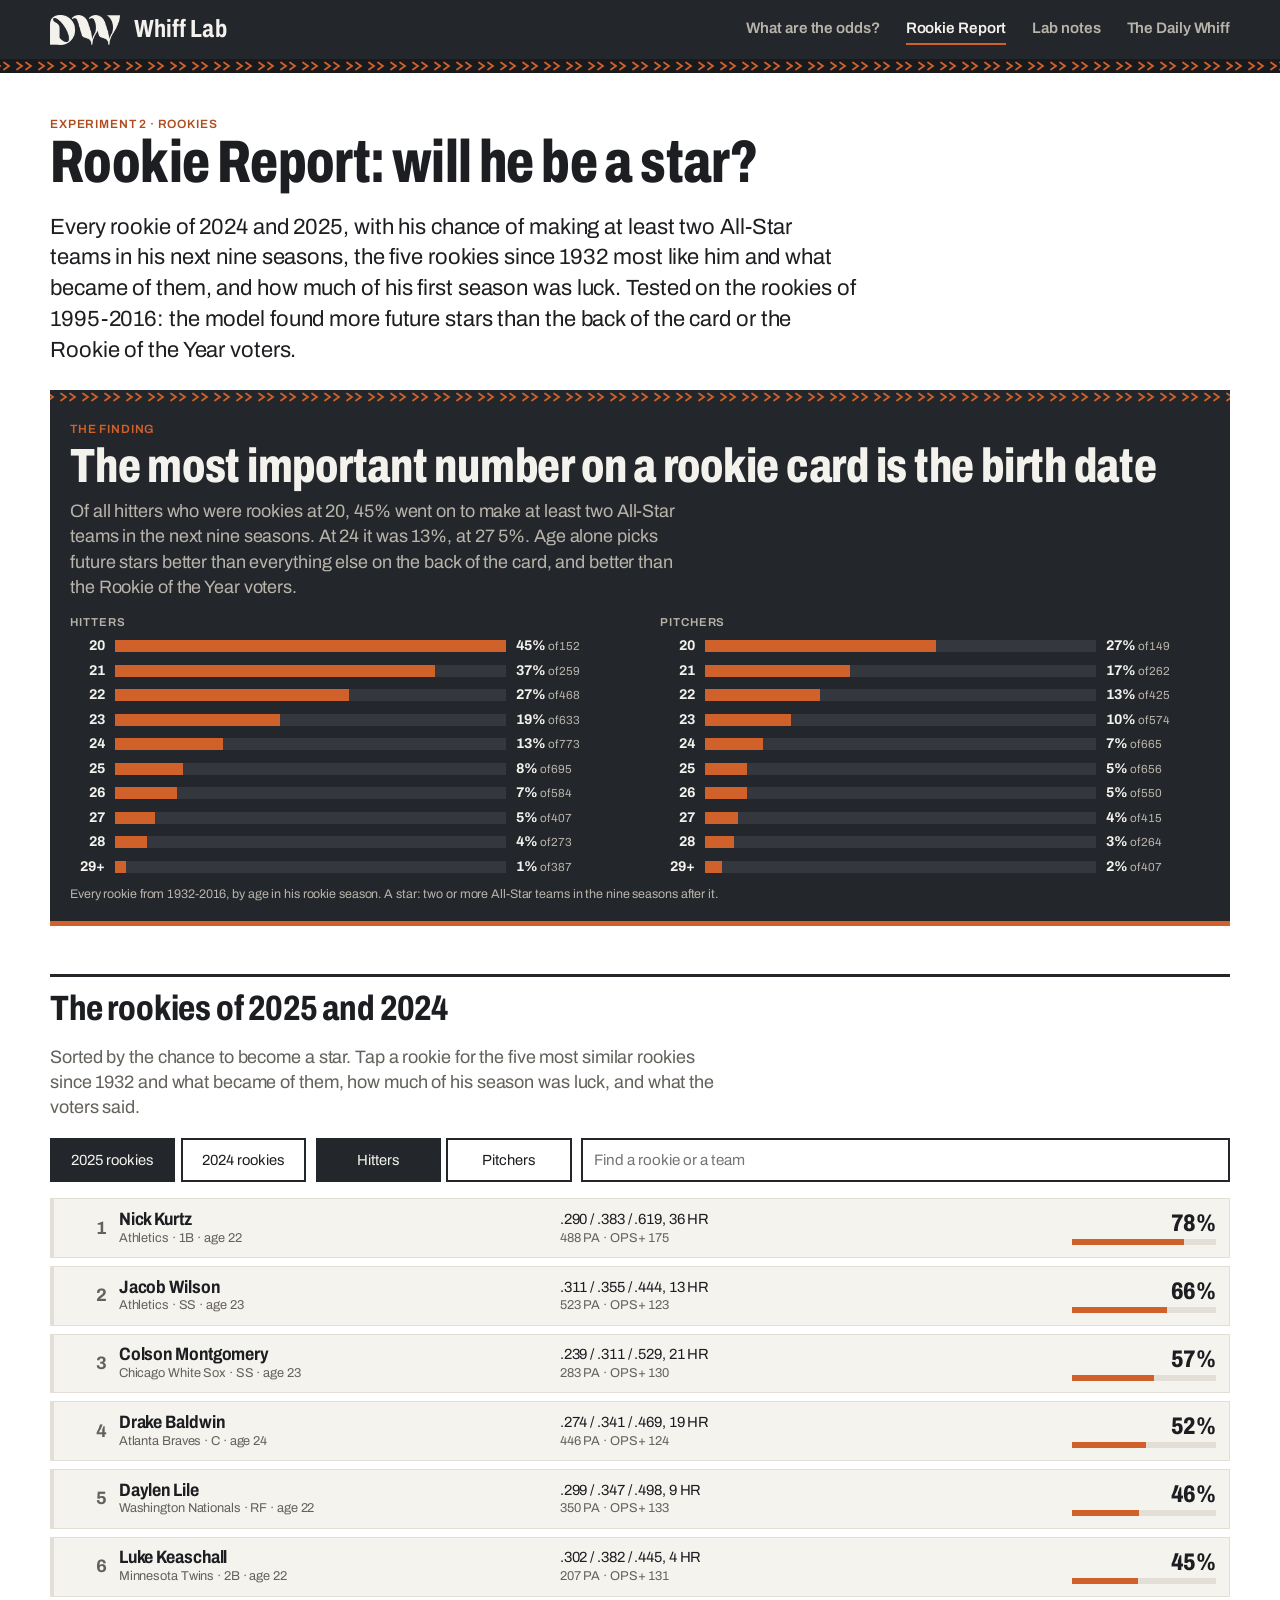
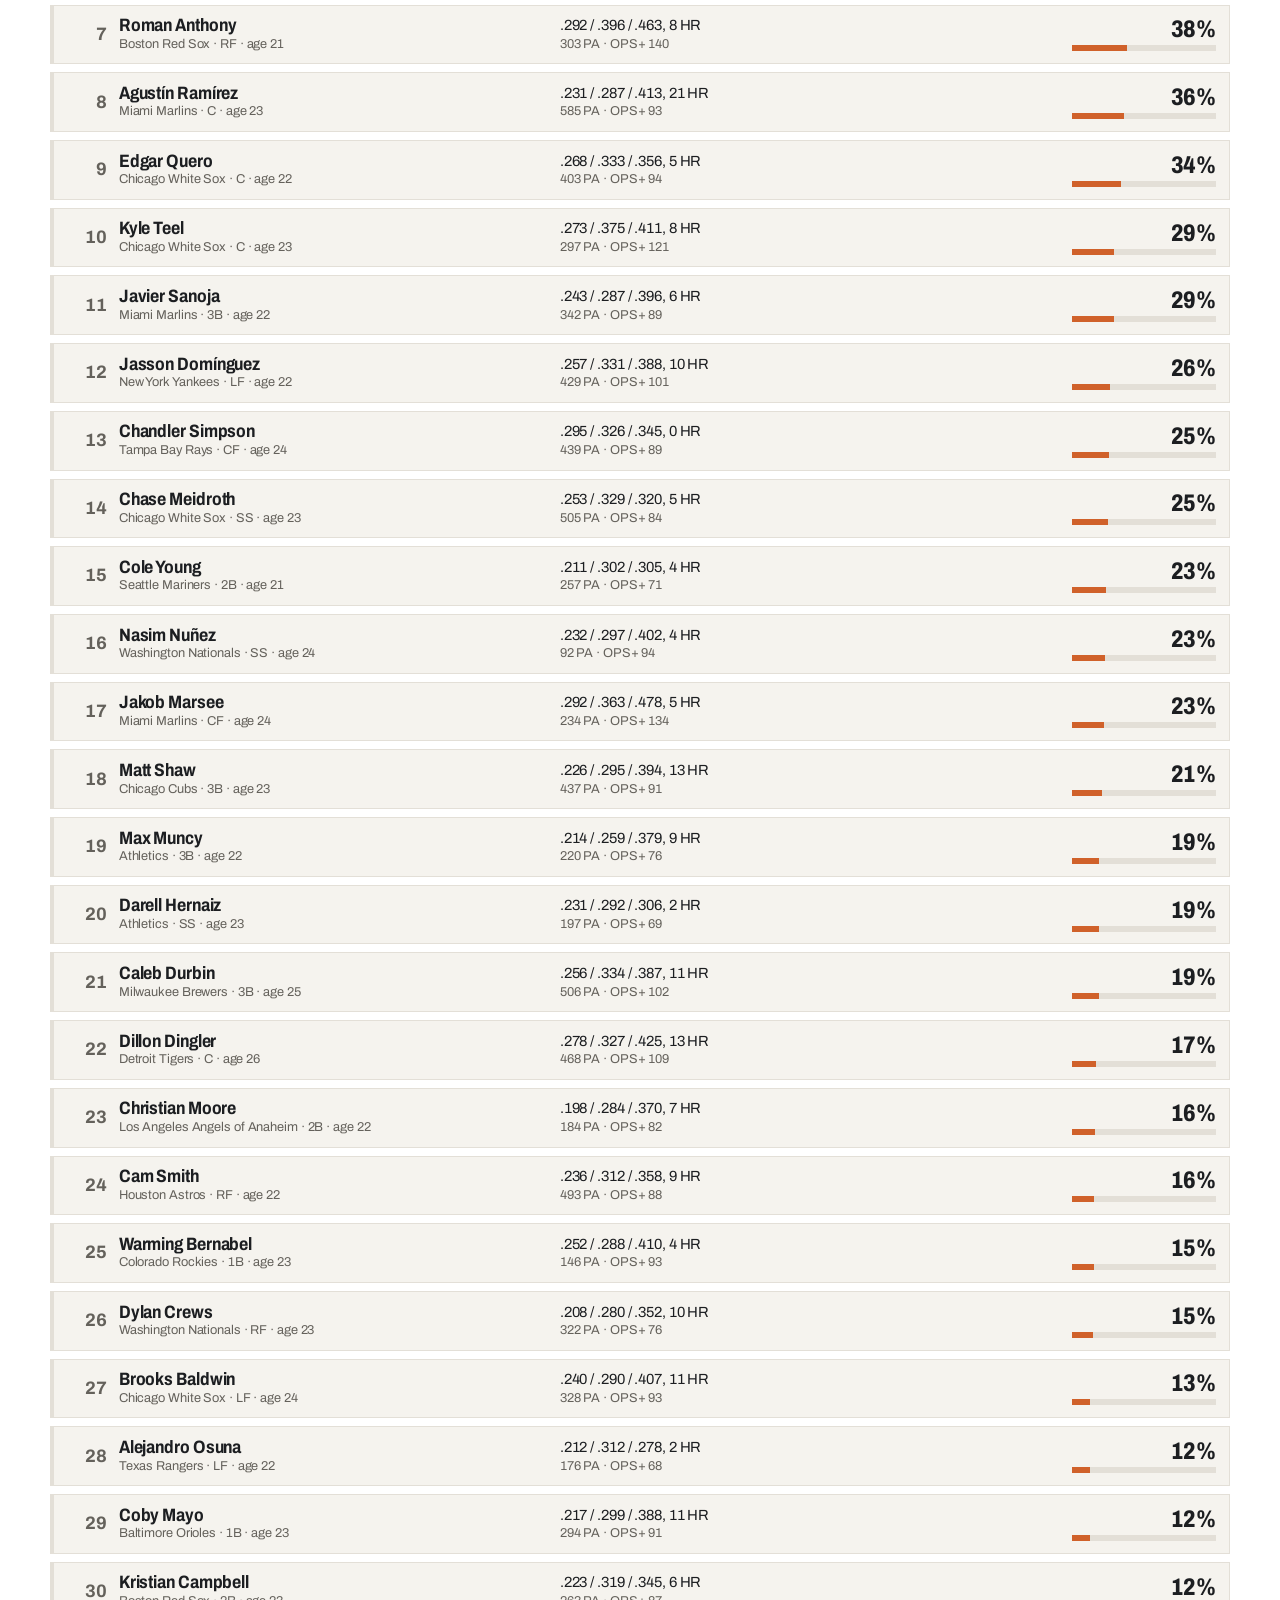
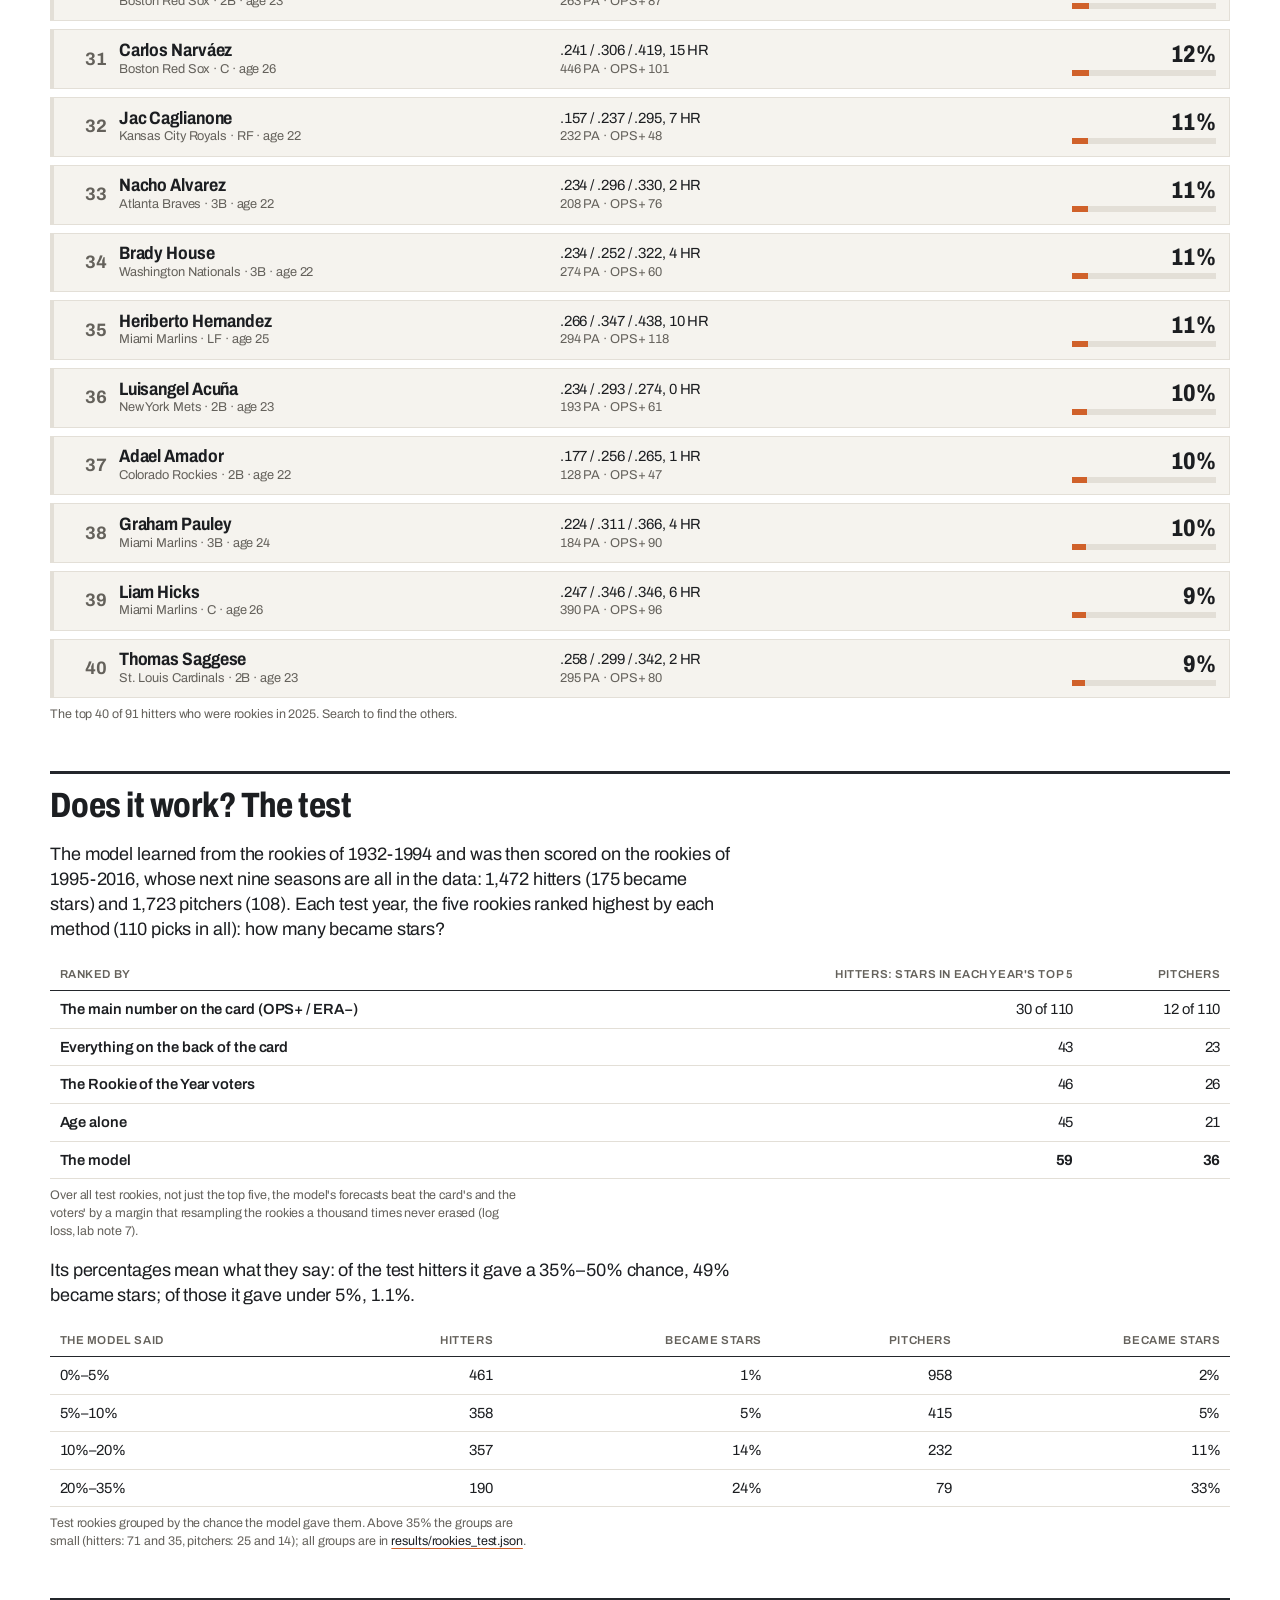
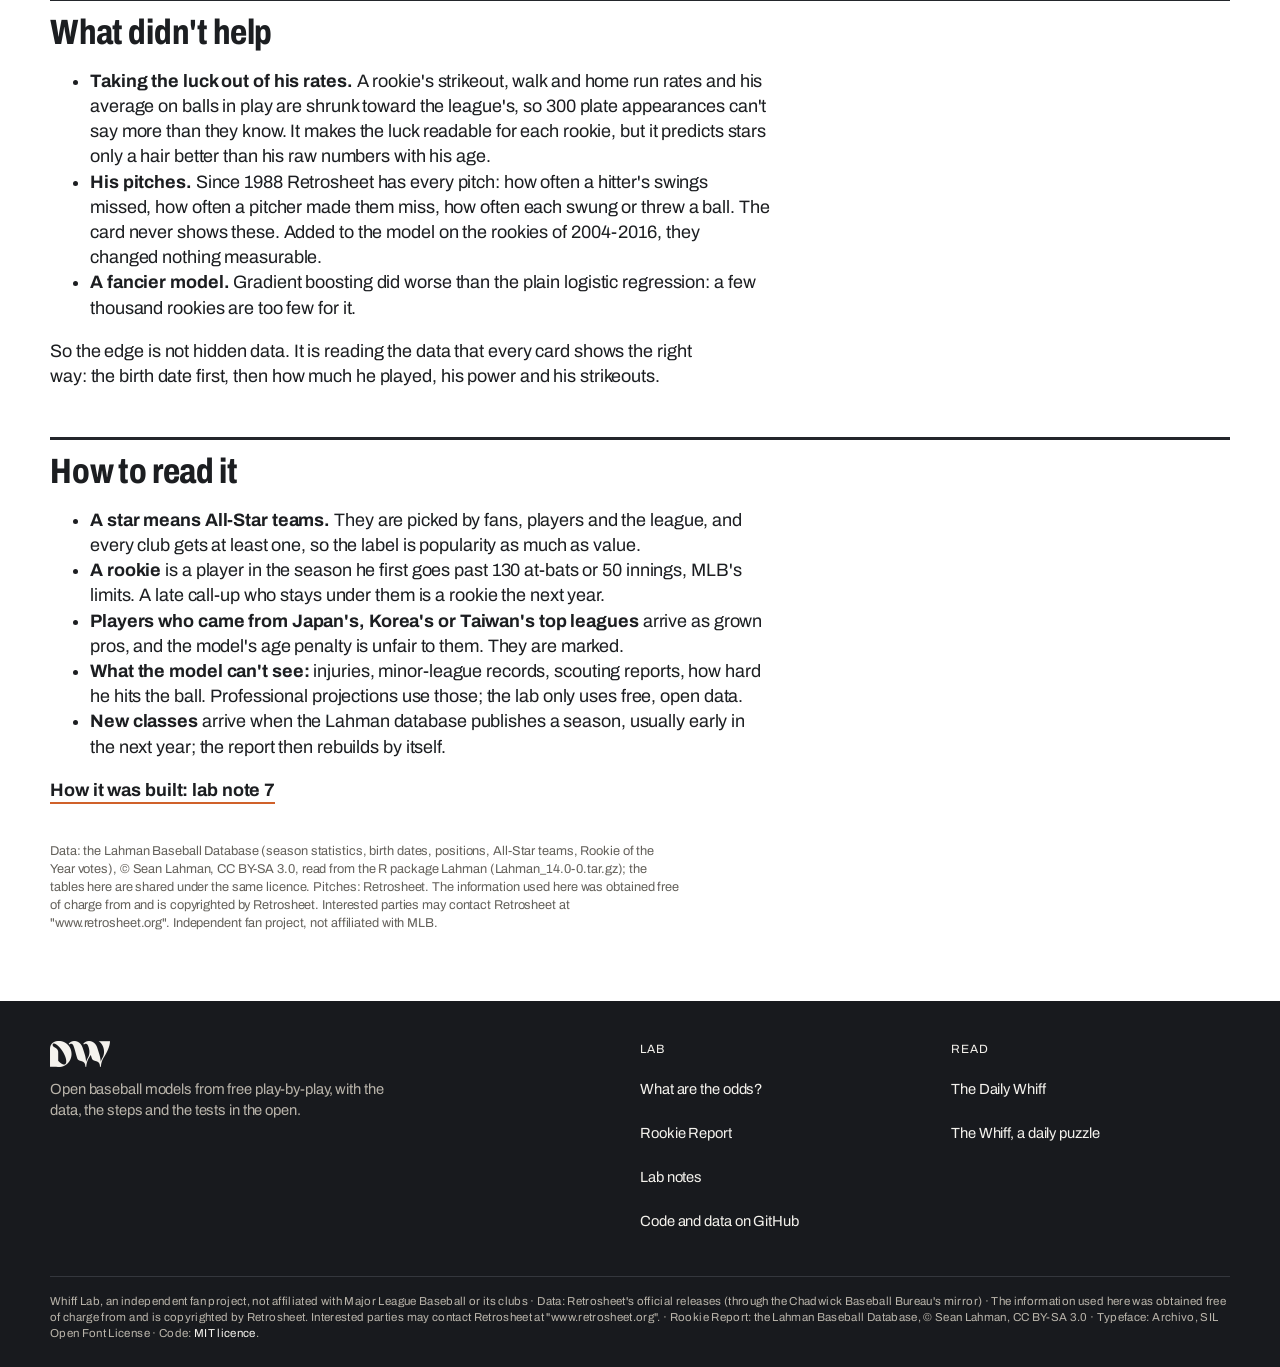
<file: site/rookies/index.html>
<!doctype html>
<html lang="en" data-data="../data/">
<head>
<meta charset="utf-8">
<meta name="viewport" content="width=device-width, initial-scale=1">
<title>Rookie Report: Which MLB Rookies Will Become Stars?</title>
<meta name="description" content="Every rookie of the last two seasons, with his chance of becoming a multiple All-Star, the most similar rookies since 1932 and what became of them, and how much of his first season was luck.">
<link rel="icon" href="../assets/whiff-site-icon.png">
<link rel="preload" href="../assets/fonts/archivo-latin.woff2" as="font" type="font/woff2" crossorigin>
<link rel="stylesheet" href="../assets/lab.css?v=2cb74a474c"><link rel="stylesheet" href="../assets/odds.css?v=8f56d95bc8"><link rel="stylesheet" href="../assets/rookies.css?v=a736852a75">
<script>document.documentElement.classList.add("is-js")</script>
</head>
<body>
<header class="lab-header"><div class="wrap lab-header__row">
<a class="lab-brand" href="../"><img src="../assets/whiff-logo-chalk.png" alt="" width="70" height="30"><span>Whiff Lab</span></a>
<nav class="lab-nav" aria-label="Main">
<button class="lab-nav__open" type="button" aria-expanded="false" aria-controls="lab-menu" aria-label="Open menu"><svg width="24" height="24" viewBox="0 0 24 24" aria-hidden="true" focusable="false"><path d="M4 7.5h16M4 12h16M4 16.5h16" stroke="currentColor" stroke-width="1.8" fill="none"/></svg></button>
<div class="lab-nav__panel" id="lab-menu">
<button class="lab-nav__close" type="button" aria-label="Close menu"><svg width="24" height="24" viewBox="0 0 24 24" aria-hidden="true" focusable="false"><path d="M6 6l12 12M18 6L6 18" stroke="currentColor" stroke-width="1.8" fill="none"/></svg></button>
<ul><li><a href="../odds/">What are the odds?</a></li><li><a href="../rookies/" aria-current="page">Rookie Report</a></li><li><a href="../notes/">Lab notes</a></li><li><a href="https://thedailywhiff.com/">The Daily Whiff</a></li></ul>
</div>
</nav>
</div></header>
<div class="lab-seam"></div>
<main class="wrap">
<p class="lab-kicker">Experiment 2 · Rookies</p>
<h1 class="lab-title">Rookie Report: will he be a star?</h1>
<p class="lab-intro">Every rookie of 2024 and 2025, with his chance of making at least two All-Star teams in his next nine seasons, the five rookies since 1932 most like him and what became of them, and how much of his first season was luck. Tested on the rookies of 1995-2016: the model found more future stars than the back of the card or the Rookie of the Year voters.</p>

<section class="rk-lead" aria-labelledby="rk-lead-h">
<p class="lab-kicker">The finding</p>
<h2 class="rk-lead__title" id="rk-lead-h">The most important number on a rookie card is the birth date</h2>
<p class="rk-lead__text">Of all hitters who were rookies at 20, 45% went on to make at least two All-Star teams in the next nine seasons. At 24 it was 13%, at 27 5%. Age alone picks future stars better than everything else on the back of the card, and better than the Rookie of the Year voters.</p>
<div class="rk-ages" id="rk-ages" aria-label="Share of rookies who became stars, by age"><p class="odds-msg">Loading…</p></div>
<p class="rk-lead__note">Every rookie from 1932-2016, by age in his rookie season. A star: two or more All-Star teams in the nine seasons after it.</p>
</section>

<section class="lab-sec" id="report" aria-labelledby="report-h">
<h2 id="report-h">The rookies of 2025 and 2024</h2>
<p class="lab-lede">Sorted by the chance to become a star. Tap a rookie for the five most similar rookies since 1932 and what became of them, how much of his season was luck, and what the voters said.</p>
<div class="rk-controls">
<div class="odds-btns odds-btns--2 rk-seg" role="group" aria-label="Rookie class" id="rk-class"></div>
<div class="odds-btns odds-btns--2 rk-seg" role="group" aria-label="Hitters or pitchers">
<button class="odds-btn" type="button" data-kind="hitter" aria-pressed="true">Hitters</button><button class="odds-btn" type="button" data-kind="pitcher" aria-pressed="false">Pitchers</button>
</div>
<label class="rk-search"><span class="screen-reader-text">Find a rookie</span><input type="search" id="rk-find" placeholder="Find a rookie or a team" autocomplete="off"></label>
</div>
<ol class="rk-list" id="rk-list"><li class="odds-msg">Loading the rookies…</li></ol>
<p class="lab-note" id="rk-count"></p>
</section>

<section class="lab-sec" id="test">
<h2>Does it work? The test</h2>
<p>The model learned from the rookies of 1932-1994 and was then scored on the rookies of 1995-2016, whose next nine seasons are all in the data: 1,472 hitters (175 became stars) and 1,723 pitchers (108). Each test year, the five rookies ranked highest by each method (110 picks in all): how many became stars?</p>
<div class="lab-table"><table>
<thead><tr><th>Ranked by</th><th class="num">Hitters: stars in each year's top 5</th><th class="num">Pitchers</th></tr></thead>
<tbody>
<tr><th>The main number on the card (OPS+ / ERA−)</th><td class="num">30 of 110</td><td class="num">12 of 110</td></tr>
<tr><th>Everything on the back of the card</th><td class="num">43</td><td class="num">23</td></tr>
<tr><th>The Rookie of the Year voters</th><td class="num">46</td><td class="num">26</td></tr>
<tr><th>Age alone</th><td class="num">45</td><td class="num">21</td></tr>
<tr class="is-best"><th>The model</th><td class="num">59</td><td class="num">36</td></tr>
</tbody></table></div>
<p class="lab-note">Over all test rookies, not just the top five, the model's forecasts beat the card's and the voters' by a margin that resampling the rookies a thousand times never erased (log loss, lab note 7).</p>
<p>Its percentages mean what they say: of the test hitters it gave a 35%–50% chance, 49% became stars; of those it gave under 5%, 1.1%.</p>
<div class="lab-table"><table>
<thead><tr><th>The model said</th><th class="num">Hitters</th><th class="num">became stars</th><th class="num">Pitchers</th><th class="num">became stars</th></tr></thead>
<tbody id="rk-calib">
<tr><td>0%–5%</td><td class="num">461</td><td class="num">1%</td><td class="num">958</td><td class="num">2%</td></tr>
<tr><td>5%–10%</td><td class="num">358</td><td class="num">5%</td><td class="num">415</td><td class="num">5%</td></tr>
<tr><td>10%–20%</td><td class="num">357</td><td class="num">14%</td><td class="num">232</td><td class="num">11%</td></tr>
<tr><td>20%–35%</td><td class="num">190</td><td class="num">24%</td><td class="num">79</td><td class="num">33%</td></tr>
</tbody></table></div>
<p class="lab-note">Test rookies grouped by the chance the model gave them. Above 35% the groups are small (hitters: 71 and 35, pitchers: 25 and 14); all groups are in <a href="https://github.com/Jankozeluh/whiff-lab/blob/main/results/rookies_test.json">results/rookies_test.json</a>.</p>
</section>

<section class="lab-sec" id="not">
<h2>What didn't help</h2>
<ul>
<li><strong>Taking the luck out of his rates.</strong> A rookie's strikeout, walk and home run rates and his average on balls in play are shrunk toward the league's, so 300 plate appearances can't say more than they know. It makes the luck readable for each rookie, but it predicts stars only a hair better than his raw numbers with his age.</li>
<li><strong>His pitches.</strong> Since 1988 Retrosheet has every pitch: how often a hitter's swings missed, how often a pitcher made them miss, how often each swung or threw a ball. The card never shows these. Added to the model on the rookies of 2004-2016, they changed nothing measurable.</li>
<li><strong>A fancier model.</strong> Gradient boosting did worse than the plain logistic regression: a few thousand rookies are too few for it.</li>
</ul>
<p>So the edge is not hidden data. It is reading the data that every card shows the right way: the birth date first, then how much he played, his power and his strikeouts.</p>
</section>

<section class="lab-sec" id="read">
<h2>How to read it</h2>
<ul>
<li><strong>A star means All-Star teams.</strong> They are picked by fans, players and the league, and every club gets at least one, so the label is popularity as much as value.</li>
<li><strong>A rookie</strong> is a player in the season he first goes past 130 at-bats or 50 innings, MLB's limits. A late call-up who stays under them is a rookie the next year.</li>
<li><strong>Players who came from Japan's, Korea's or Taiwan's top leagues</strong> arrive as grown pros, and the model's age penalty is unfair to them. They are marked.</li>
<li><strong>What the model can't see:</strong> injuries, minor-league records, scouting reports, how hard he hits the ball. Professional projections use those; the lab only uses free, open data.</li>
<li><strong>New classes</strong> arrive when the Lahman database publishes a season, usually early in the next year; the report then rebuilds by itself.</li>
</ul>
<p><a class="lab-more" href="../notes/07-rookies.html">How it was built: lab note 7</a></p>
</section>

<p class="lab-credit">Data: the Lahman Baseball Database (season statistics, birth dates, positions, All-Star teams, Rookie of the Year votes), © Sean Lahman, CC BY-SA 3.0, read from the R package Lahman (Lahman_14.0-0.tar.gz); the tables here are shared under the same licence. Pitches: Retrosheet. The information used here was obtained free of charge from and is copyrighted by Retrosheet.  Interested parties may contact Retrosheet at "www.retrosheet.org". Independent fan project, not affiliated with MLB.</p>

</main>
<footer class="lab-footer"><div class="wrap">
<div class="lab-footer__cols">
<div><img src="../assets/whiff-logo-chalk.png" alt="Whiff Lab" width="60" height="26">
<p class="lab-footer__tagline">Open baseball models from free play-by-play, with the data, the steps and the tests in the open.</p></div>
<div><p class="lab-footer__label">Lab</p><ul class="lab-footer__links">
<li><a href="../odds/">What are the odds?</a></li><li><a href="../rookies/">Rookie Report</a></li>
<li><a href="../notes/">Lab notes</a></li>
<li><a href="https://github.com/Jankozeluh/whiff-lab">Code and data on GitHub</a></li></ul></div>
<div><p class="lab-footer__label">Read</p><ul class="lab-footer__links">
<li><a href="https://thedailywhiff.com/">The Daily Whiff</a></li>
<li><a href="https://thedailywhiff.com/the-whiff/">The Whiff, a daily puzzle</a></li></ul></div>
</div>
<div class="lab-legal">
<p>Whiff Lab, an independent fan project, not affiliated with Major League Baseball or its clubs · Data: Retrosheet's
official releases (through the Chadwick Baseball Bureau's mirror) · The information used here was obtained free of charge from and is copyrighted by Retrosheet.  Interested parties may contact Retrosheet at &quot;www.retrosheet.org&quot;. · Rookie Report:
the Lahman Baseball Database, © Sean Lahman, CC BY-SA 3.0 · Typeface:
Archivo, SIL Open Font License · Code: <a href="https://github.com/Jankozeluh/whiff-lab/blob/main/LICENSE">MIT licence</a>.</p>
</div>
</div></footer>
<script src="../assets/lab.js?v=5cbb02883b" defer></script><script src="../assets/rookies.js?v=1ce940a159" defer></script>
</body>
</html>
</file>
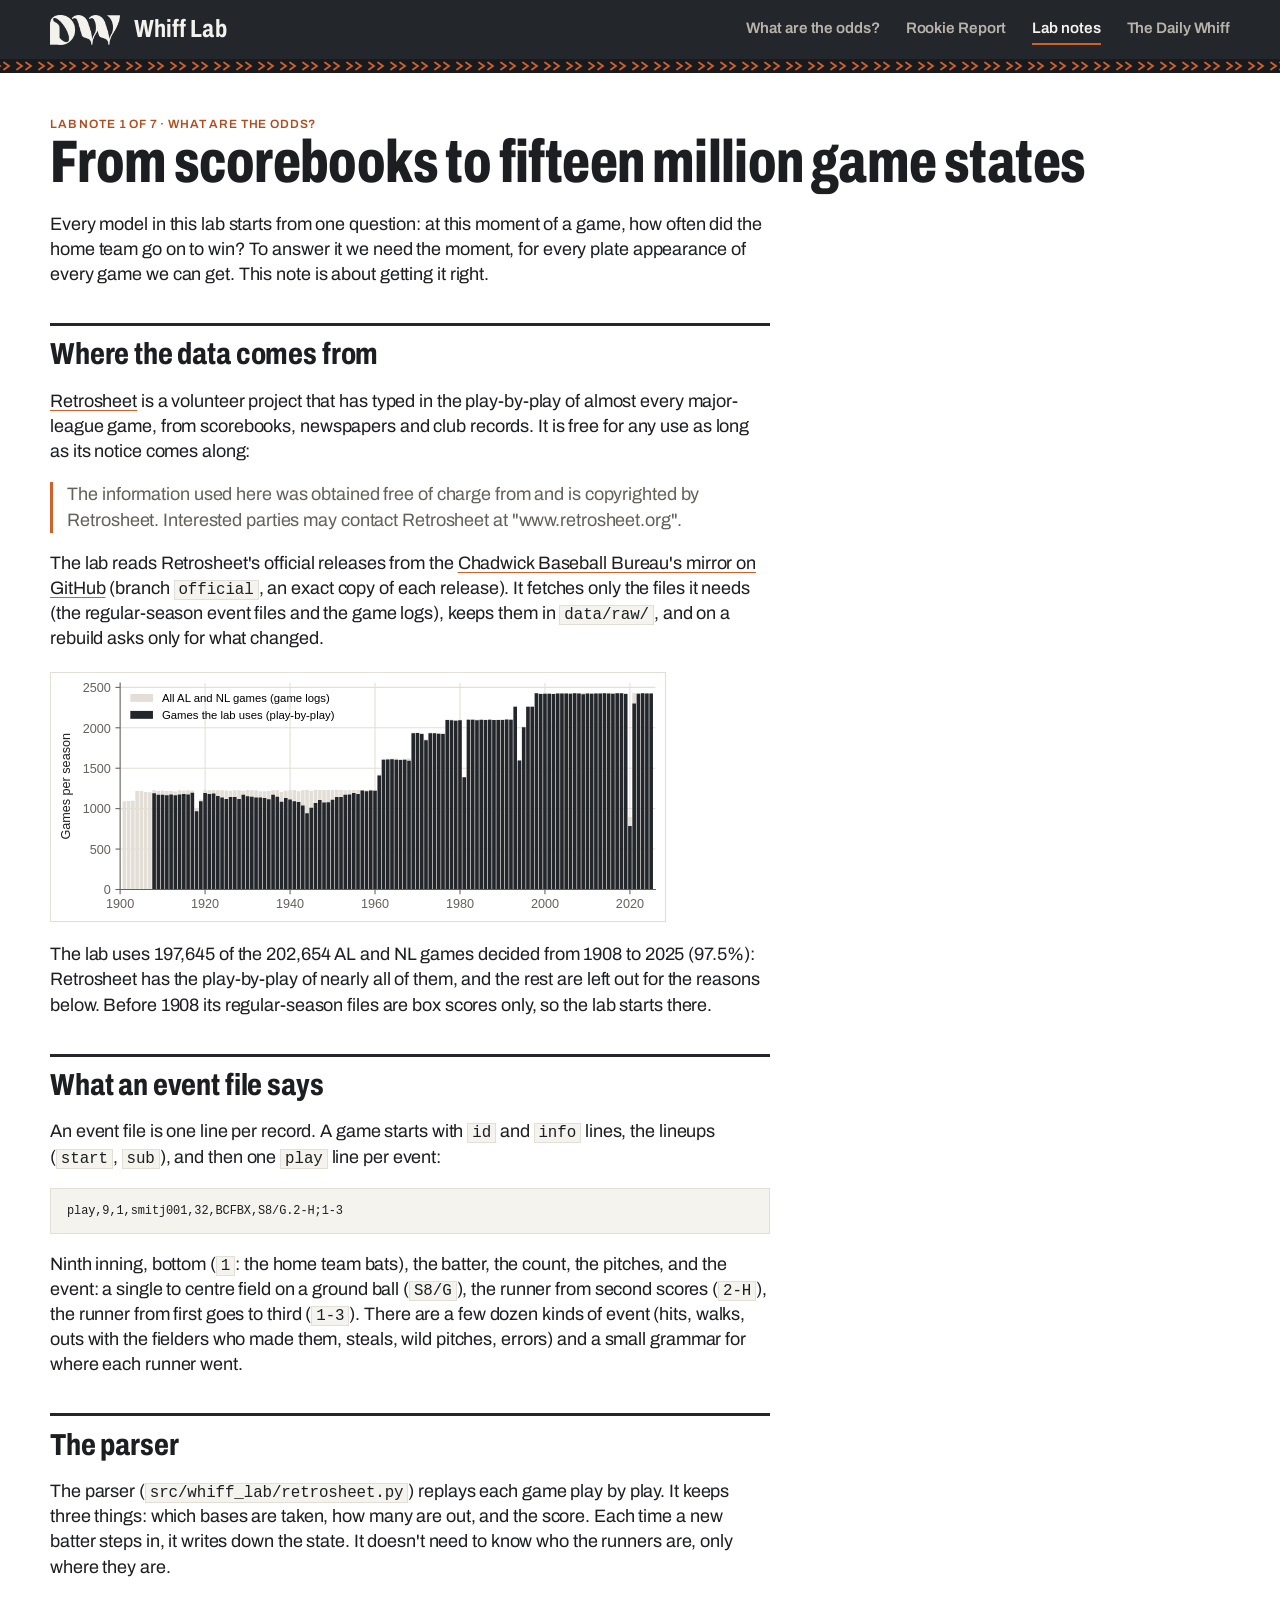
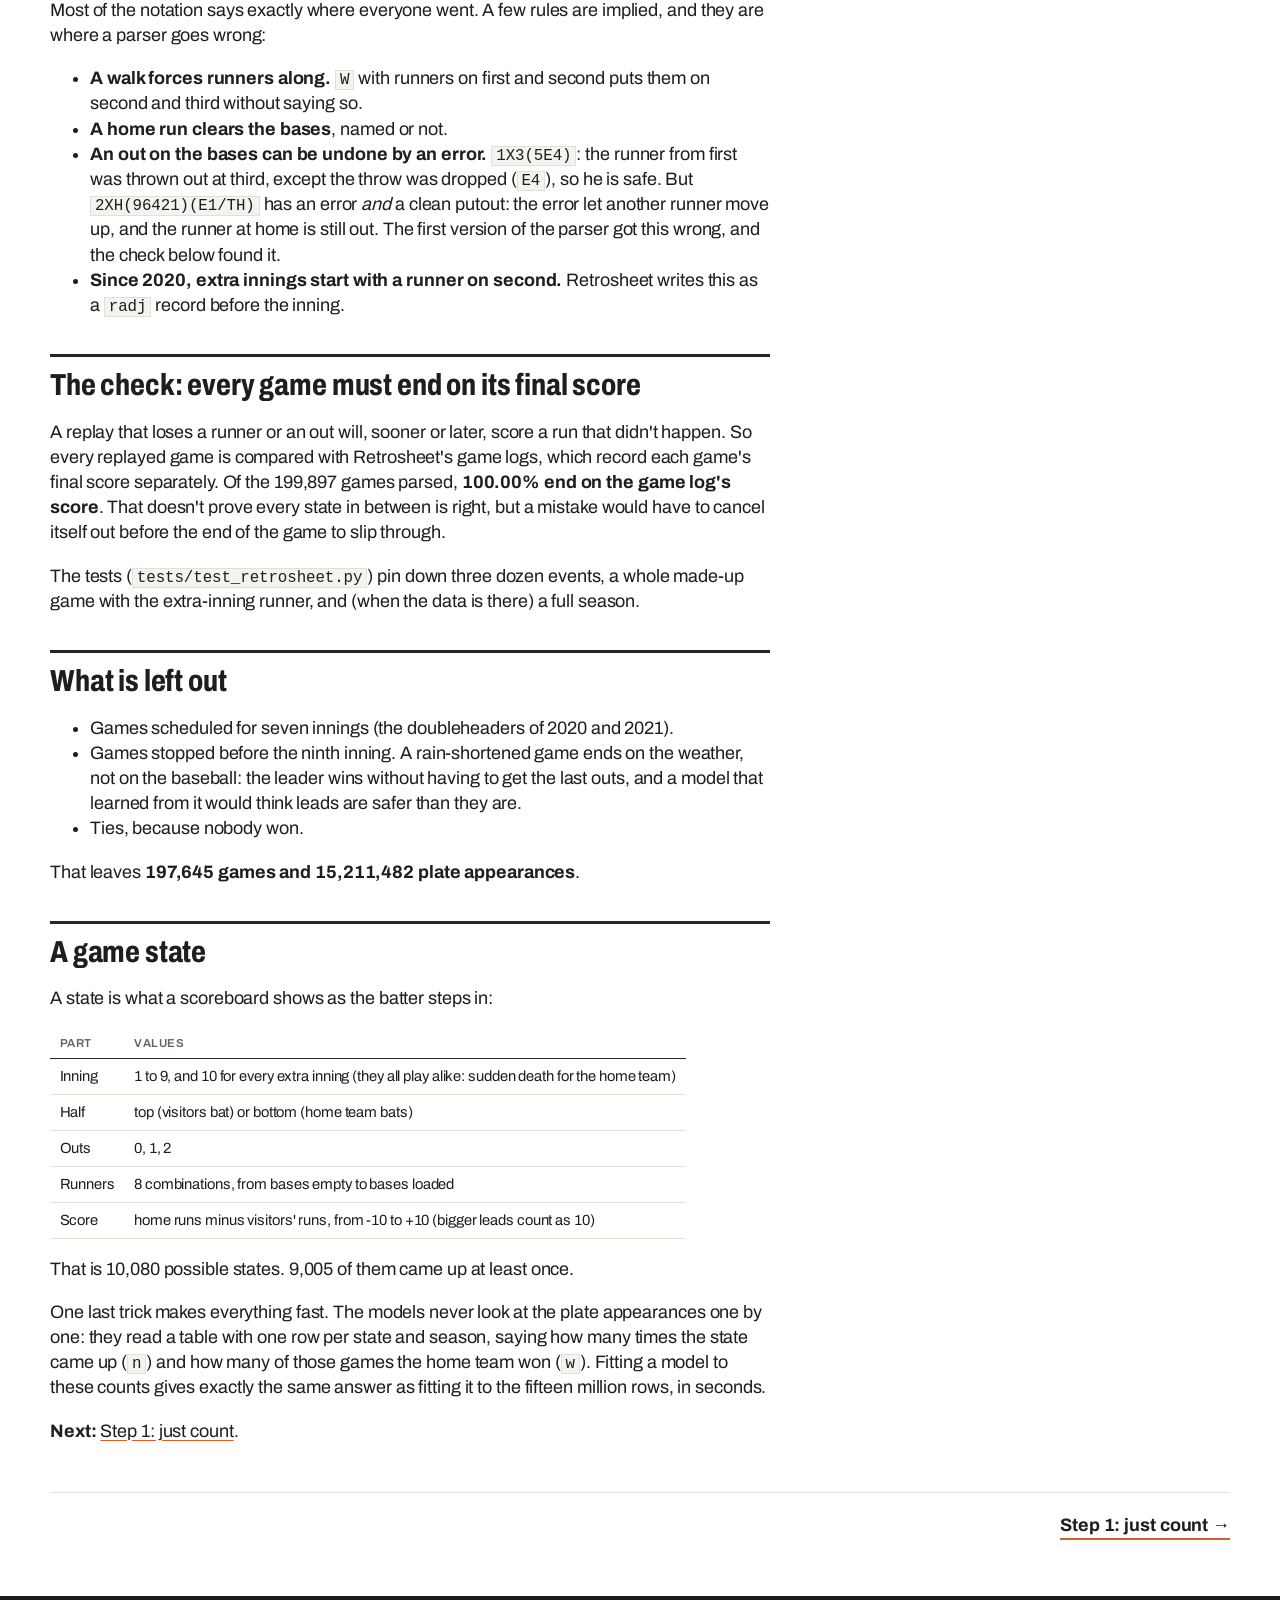
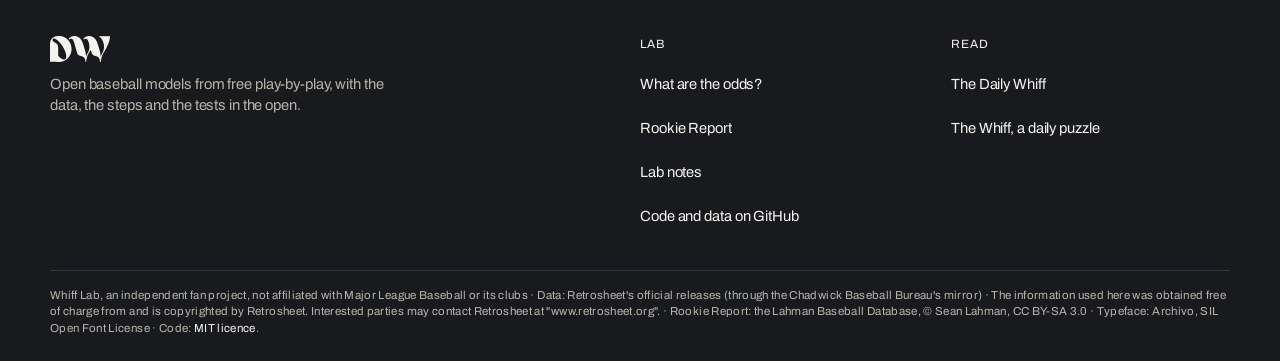
<file: site/notes/01-the-data.html>
<!doctype html>
<html lang="en" data-data="../data/">
<head>
<meta charset="utf-8">
<meta name="viewport" content="width=device-width, initial-scale=1">
<title>From scorebooks to fifteen million game states · Whiff Lab notes</title>
<meta name="description" content="Every model in this lab starts from one question: at this moment of a game, how often did the home team go on to win? To answer it we need the moment, for every plate appearance of every game we can get. This note is about getting it right.">
<link rel="icon" href="../assets/whiff-site-icon.png">
<link rel="preload" href="../assets/fonts/archivo-latin.woff2" as="font" type="font/woff2" crossorigin>
<link rel="stylesheet" href="../assets/lab.css?v=2cb74a474c">
<script>document.documentElement.classList.add("is-js")</script>
</head>
<body>
<header class="lab-header"><div class="wrap lab-header__row">
<a class="lab-brand" href="../"><img src="../assets/whiff-logo-chalk.png" alt="" width="70" height="30"><span>Whiff Lab</span></a>
<nav class="lab-nav" aria-label="Main">
<button class="lab-nav__open" type="button" aria-expanded="false" aria-controls="lab-menu" aria-label="Open menu"><svg width="24" height="24" viewBox="0 0 24 24" aria-hidden="true" focusable="false"><path d="M4 7.5h16M4 12h16M4 16.5h16" stroke="currentColor" stroke-width="1.8" fill="none"/></svg></button>
<div class="lab-nav__panel" id="lab-menu">
<button class="lab-nav__close" type="button" aria-label="Close menu"><svg width="24" height="24" viewBox="0 0 24 24" aria-hidden="true" focusable="false"><path d="M6 6l12 12M18 6L6 18" stroke="currentColor" stroke-width="1.8" fill="none"/></svg></button>
<ul><li><a href="../odds/">What are the odds?</a></li><li><a href="../rookies/">Rookie Report</a></li><li><a href="../notes/" aria-current="page">Lab notes</a></li><li><a href="https://thedailywhiff.com/">The Daily Whiff</a></li></ul>
</div>
</nav>
</div></header>
<div class="lab-seam"></div>
<main class="wrap">
<p class="lab-kicker">Lab note 1 of 7 · What are the odds?</p>
<h1 class="lab-title">From scorebooks to fifteen million game states</h1>
<div class="lab-prose">
<p>Every model in this lab starts from one question: at this moment of a game, how often did the home team go on to win? To answer it we need the moment, for every plate appearance of every game we can get. This note is about getting it right.</p>
<h2>Where the data comes from</h2>
<p><a href="https://www.retrosheet.org">Retrosheet</a> is a volunteer project that has typed in the play-by-play of almost every major-league game, from scorebooks, newspapers and club records. It is free for any use as long as its notice comes along:</p>
<blockquote>
<p>The information used here was obtained free of charge from and is copyrighted by Retrosheet.  Interested parties may contact Retrosheet at "www.retrosheet.org".</p>
</blockquote>
<p>The lab reads Retrosheet's official releases from the <a href="https://github.com/chadwickbureau/retrosheet">Chadwick Baseball Bureau's mirror on GitHub</a> (branch <code>official</code>, an exact copy of each release). It fetches only the files it needs (the regular-season event files and the game logs), keeps them in <code>data/raw/</code>, and on a rebuild asks only for what changed.</p>
<p><img loading="lazy" alt="Games per season: all AL and NL games, and the games the lab uses" src="figures/coverage.svg" /></p>
<p>The lab uses 197,645 of the 202,654 AL and NL games decided from 1908 to 2025 (97.5%): Retrosheet has the play-by-play of nearly all of them, and the rest are left out for the reasons below. Before 1908 its regular-season files are box scores only, so the lab starts there.</p>
<h2>What an event file says</h2>
<p>An event file is one line per record. A game starts with <code>id</code> and <code>info</code> lines, the lineups (<code>start</code>, <code>sub</code>), and then one <code>play</code> line per event:</p>
<pre><code>play,9,1,smitj001,32,BCFBX,S8/G.2-H;1-3
</code></pre>
<p>Ninth inning, bottom (<code>1</code>: the home team bats), the batter, the count, the pitches, and the event: a single to centre field on a ground ball (<code>S8/G</code>), the runner from second scores (<code>2-H</code>), the runner from first goes to third (<code>1-3</code>). There are a few dozen kinds of event (hits, walks, outs with the fielders who made them, steals, wild pitches, errors) and a small grammar for where each runner went.</p>
<h2>The parser</h2>
<p>The parser (<code>src/whiff_lab/retrosheet.py</code>) replays each game play by play. It keeps three things: which bases are taken, how many are out, and the score. Each time a new batter steps in, it writes down the state. It doesn't need to know who the runners are, only where they are.</p>
<p>Most of the notation says exactly where everyone went. A few rules are implied, and they are where a parser goes wrong:</p>
<ul>
<li><strong>A walk forces runners along.</strong> <code>W</code> with runners on first and second puts them on second and third without saying so.</li>
<li><strong>A home run clears the bases</strong>, named or not.</li>
<li><strong>An out on the bases can be undone by an error.</strong> <code>1X3(5E4)</code>: the runner from first was thrown out at third, except the throw was dropped (<code>E4</code>), so he is safe. But <code>2XH(96421)(E1/TH)</code> has an error <em>and</em> a clean putout: the error let another runner move up, and the runner at home is still out. The first version of the parser got this wrong, and the check below found it.</li>
<li><strong>Since 2020, extra innings start with a runner on second.</strong> Retrosheet writes this as a <code>radj</code> record before the inning.</li>
</ul>
<h2>The check: every game must end on its final score</h2>
<p>A replay that loses a runner or an out will, sooner or later, score a run that didn't happen. So every replayed game is compared with Retrosheet's game logs, which record each game's final score separately. Of the 199,897 games parsed, <strong>100.00% end on the game log's score</strong>. That doesn't prove every state in between is right, but a mistake would have to cancel itself out before the end of the game to slip through.</p>
<p>The tests (<code>tests/test_retrosheet.py</code>) pin down three dozen events, a whole made-up game with the extra-inning runner, and (when the data is there) a full season.</p>
<h2>What is left out</h2>
<ul>
<li>Games scheduled for seven innings (the doubleheaders of 2020 and 2021).</li>
<li>Games stopped before the ninth inning. A rain-shortened game ends on the weather, not on the baseball: the leader wins without having to get the last outs, and a model that learned from it would think leads are safer than they are.</li>
<li>Ties, because nobody won.</li>
</ul>
<p>That leaves <strong>197,645 games and 15,211,482 plate appearances</strong>.</p>
<h2>A game state</h2>
<p>A state is what a scoreboard shows as the batter steps in:</p>
<table>
<thead>
<tr>
<th>Part</th>
<th>Values</th>
</tr>
</thead>
<tbody>
<tr>
<td>Inning</td>
<td>1 to 9, and 10 for every extra inning (they all play alike: sudden death for the home team)</td>
</tr>
<tr>
<td>Half</td>
<td>top (visitors bat) or bottom (home team bats)</td>
</tr>
<tr>
<td>Outs</td>
<td>0, 1, 2</td>
</tr>
<tr>
<td>Runners</td>
<td>8 combinations, from bases empty to bases loaded</td>
</tr>
<tr>
<td>Score</td>
<td>home runs minus visitors' runs, from -10 to +10 (bigger leads count as 10)</td>
</tr>
</tbody>
</table>
<p>That is 10,080 possible states. 9,005 of them came up at least once.</p>
<p>One last trick makes everything fast. The models never look at the plate appearances one by one: they read a table with one row per state and season, saying how many times the state came up (<code>n</code>) and how many of those games the home team won (<code>w</code>). Fitting a model to these counts gives exactly the same answer as fitting it to the fifteen million rows, in seconds.</p>
<p><strong>Next:</strong> <a href="02-the-table.html">Step 1: just count</a>.</p>
</div>
<nav class="lab-notes-nav" aria-label="Lab notes"><span></span><a href="02-the-table.html">Step 1: just count →</a></nav>
</main>
<footer class="lab-footer"><div class="wrap">
<div class="lab-footer__cols">
<div><img src="../assets/whiff-logo-chalk.png" alt="Whiff Lab" width="60" height="26">
<p class="lab-footer__tagline">Open baseball models from free play-by-play, with the data, the steps and the tests in the open.</p></div>
<div><p class="lab-footer__label">Lab</p><ul class="lab-footer__links">
<li><a href="../odds/">What are the odds?</a></li><li><a href="../rookies/">Rookie Report</a></li>
<li><a href="../notes/">Lab notes</a></li>
<li><a href="https://github.com/Jankozeluh/whiff-lab">Code and data on GitHub</a></li></ul></div>
<div><p class="lab-footer__label">Read</p><ul class="lab-footer__links">
<li><a href="https://thedailywhiff.com/">The Daily Whiff</a></li>
<li><a href="https://thedailywhiff.com/the-whiff/">The Whiff, a daily puzzle</a></li></ul></div>
</div>
<div class="lab-legal">
<p>Whiff Lab, an independent fan project, not affiliated with Major League Baseball or its clubs · Data: Retrosheet's
official releases (through the Chadwick Baseball Bureau's mirror) · The information used here was obtained free of charge from and is copyrighted by Retrosheet.  Interested parties may contact Retrosheet at &quot;www.retrosheet.org&quot;. · Rookie Report:
the Lahman Baseball Database, © Sean Lahman, CC BY-SA 3.0 · Typeface:
Archivo, SIL Open Font License · Code: <a href="https://github.com/Jankozeluh/whiff-lab/blob/main/LICENSE">MIT licence</a>.</p>
</div>
</div></footer>
<script src="../assets/lab.js?v=5cbb02883b" defer></script>
</body>
</html>
</file>
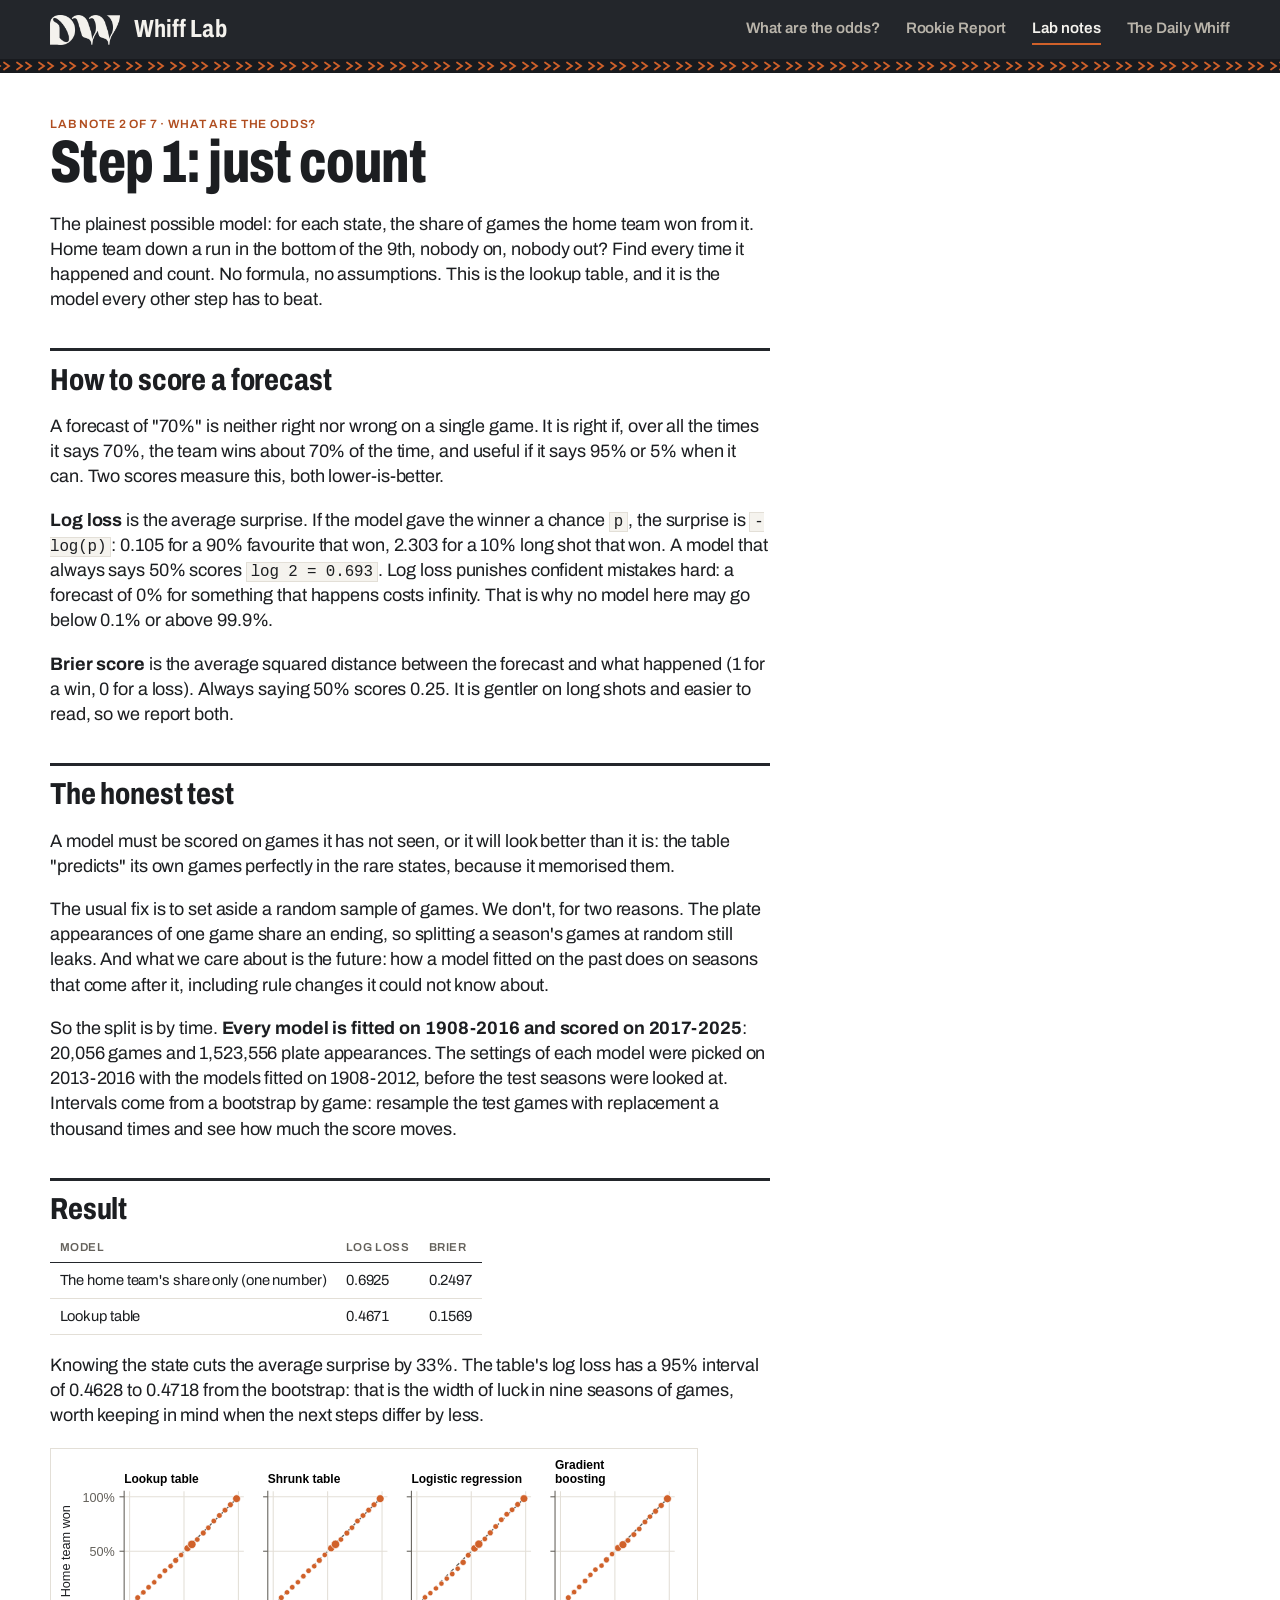
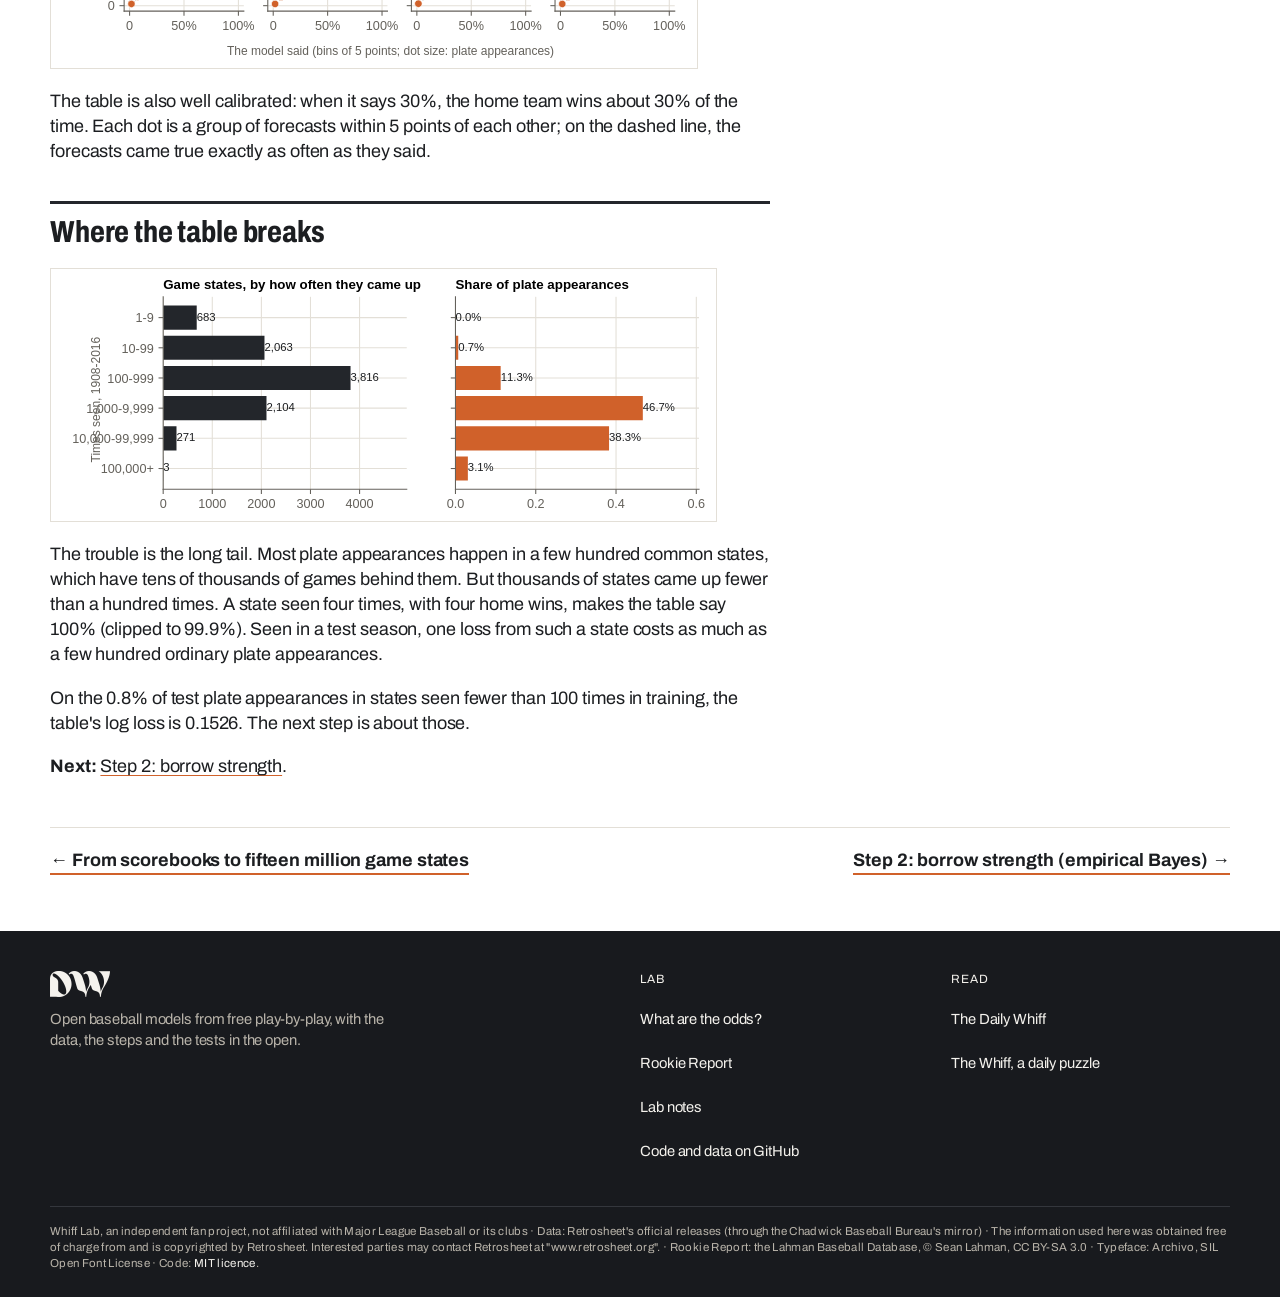
<file: site/notes/02-the-table.html>
<!doctype html>
<html lang="en" data-data="../data/">
<head>
<meta charset="utf-8">
<meta name="viewport" content="width=device-width, initial-scale=1">
<title>Step 1: just count · Whiff Lab notes</title>
<meta name="description" content="The plainest possible model: for each state, the share of games the home team won from it. Home team down a run in the bottom of the 9th, nobody on, nobody out? Find every time it happened and count. No formula, no assumptions. This is the lookup table, and it is the model every other step has to beat.">
<link rel="icon" href="../assets/whiff-site-icon.png">
<link rel="preload" href="../assets/fonts/archivo-latin.woff2" as="font" type="font/woff2" crossorigin>
<link rel="stylesheet" href="../assets/lab.css?v=2cb74a474c">
<script>document.documentElement.classList.add("is-js")</script>
</head>
<body>
<header class="lab-header"><div class="wrap lab-header__row">
<a class="lab-brand" href="../"><img src="../assets/whiff-logo-chalk.png" alt="" width="70" height="30"><span>Whiff Lab</span></a>
<nav class="lab-nav" aria-label="Main">
<button class="lab-nav__open" type="button" aria-expanded="false" aria-controls="lab-menu" aria-label="Open menu"><svg width="24" height="24" viewBox="0 0 24 24" aria-hidden="true" focusable="false"><path d="M4 7.5h16M4 12h16M4 16.5h16" stroke="currentColor" stroke-width="1.8" fill="none"/></svg></button>
<div class="lab-nav__panel" id="lab-menu">
<button class="lab-nav__close" type="button" aria-label="Close menu"><svg width="24" height="24" viewBox="0 0 24 24" aria-hidden="true" focusable="false"><path d="M6 6l12 12M18 6L6 18" stroke="currentColor" stroke-width="1.8" fill="none"/></svg></button>
<ul><li><a href="../odds/">What are the odds?</a></li><li><a href="../rookies/">Rookie Report</a></li><li><a href="../notes/" aria-current="page">Lab notes</a></li><li><a href="https://thedailywhiff.com/">The Daily Whiff</a></li></ul>
</div>
</nav>
</div></header>
<div class="lab-seam"></div>
<main class="wrap">
<p class="lab-kicker">Lab note 2 of 7 · What are the odds?</p>
<h1 class="lab-title">Step 1: just count</h1>
<div class="lab-prose">
<p>The plainest possible model: for each state, the share of games the home team won from it. Home team down a run in the bottom of the 9th, nobody on, nobody out? Find every time it happened and count. No formula, no assumptions. This is the lookup table, and it is the model every other step has to beat.</p>
<h2>How to score a forecast</h2>
<p>A forecast of "70%" is neither right nor wrong on a single game. It is right if, over all the times it says 70%, the team wins about 70% of the time, and useful if it says 95% or 5% when it can. Two scores measure this, both lower-is-better.</p>
<p><strong>Log loss</strong> is the average surprise. If the model gave the winner a chance <code>p</code>, the surprise is <code>-log(p)</code>: 0.105 for a 90% favourite that won, 2.303 for a 10% long shot that won. A model that always says 50% scores <code>log 2 = 0.693</code>. Log loss punishes confident mistakes hard: a forecast of 0% for something that happens costs infinity. That is why no model here may go below 0.1% or above 99.9%.</p>
<p><strong>Brier score</strong> is the average squared distance between the forecast and what happened (1 for a win, 0 for a loss). Always saying 50% scores 0.25. It is gentler on long shots and easier to read, so we report both.</p>
<h2>The honest test</h2>
<p>A model must be scored on games it has not seen, or it will look better than it is: the table "predicts" its own games perfectly in the rare states, because it memorised them.</p>
<p>The usual fix is to set aside a random sample of games. We don't, for two reasons. The plate appearances of one game share an ending, so splitting a season's games at random still leaks. And what we care about is the future: how a model fitted on the past does on seasons that come after it, including rule changes it could not know about.</p>
<p>So the split is by time. <strong>Every model is fitted on 1908-2016 and scored on 2017-2025</strong>: 20,056 games and 1,523,556 plate appearances. The settings of each model were picked on 2013-2016 with the models fitted on 1908-2012, before the test seasons were looked at. Intervals come from a bootstrap by game: resample the test games with replacement a thousand times and see how much the score moves.</p>
<h2>Result</h2>
<table>
<thead>
<tr>
<th>Model</th>
<th>Log loss</th>
<th>Brier</th>
</tr>
</thead>
<tbody>
<tr>
<td>The home team's share only (one number)</td>
<td>0.6925</td>
<td>0.2497</td>
</tr>
<tr>
<td>Lookup table</td>
<td>0.4671</td>
<td>0.1569</td>
</tr>
</tbody>
</table>
<p>Knowing the state cuts the average surprise by 33%. The table's log loss has a 95% interval of 0.4628 to 0.4718 from the bootstrap: that is the width of luck in nine seasons of games, worth keeping in mind when the next steps differ by less.</p>
<p><img loading="lazy" alt="How often each forecast came true, test seasons" src="figures/calibration.svg" /></p>
<p>The table is also well calibrated: when it says 30%, the home team wins about 30% of the time. Each dot is a group of forecasts within 5 points of each other; on the dashed line, the forecasts came true exactly as often as they said.</p>
<h2>Where the table breaks</h2>
<p><img loading="lazy" alt="Most states are rare, but most plate appearances happen in common states" src="figures/sparsity.svg" /></p>
<p>The trouble is the long tail. Most plate appearances happen in a few hundred common states, which have tens of thousands of games behind them. But thousands of states came up fewer than a hundred times. A state seen four times, with four home wins, makes the table say 100% (clipped to 99.9%). Seen in a test season, one loss from such a state costs as much as a few hundred ordinary plate appearances.</p>
<p>On the 0.8% of test plate appearances in states seen fewer than 100 times in training, the table's log loss is 0.1526. The next step is about those.</p>
<p><strong>Next:</strong> <a href="03-shrinkage.html">Step 2: borrow strength</a>.</p>
</div>
<nav class="lab-notes-nav" aria-label="Lab notes"><a href="01-the-data.html">← From scorebooks to fifteen million game states</a><a href="03-shrinkage.html">Step 2: borrow strength (empirical Bayes) →</a></nav>
</main>
<footer class="lab-footer"><div class="wrap">
<div class="lab-footer__cols">
<div><img src="../assets/whiff-logo-chalk.png" alt="Whiff Lab" width="60" height="26">
<p class="lab-footer__tagline">Open baseball models from free play-by-play, with the data, the steps and the tests in the open.</p></div>
<div><p class="lab-footer__label">Lab</p><ul class="lab-footer__links">
<li><a href="../odds/">What are the odds?</a></li><li><a href="../rookies/">Rookie Report</a></li>
<li><a href="../notes/">Lab notes</a></li>
<li><a href="https://github.com/Jankozeluh/whiff-lab">Code and data on GitHub</a></li></ul></div>
<div><p class="lab-footer__label">Read</p><ul class="lab-footer__links">
<li><a href="https://thedailywhiff.com/">The Daily Whiff</a></li>
<li><a href="https://thedailywhiff.com/the-whiff/">The Whiff, a daily puzzle</a></li></ul></div>
</div>
<div class="lab-legal">
<p>Whiff Lab, an independent fan project, not affiliated with Major League Baseball or its clubs · Data: Retrosheet's
official releases (through the Chadwick Baseball Bureau's mirror) · The information used here was obtained free of charge from and is copyrighted by Retrosheet.  Interested parties may contact Retrosheet at &quot;www.retrosheet.org&quot;. · Rookie Report:
the Lahman Baseball Database, © Sean Lahman, CC BY-SA 3.0 · Typeface:
Archivo, SIL Open Font License · Code: <a href="https://github.com/Jankozeluh/whiff-lab/blob/main/LICENSE">MIT licence</a>.</p>
</div>
</div></footer>
<script src="../assets/lab.js?v=5cbb02883b" defer></script>
</body>
</html>
</file>
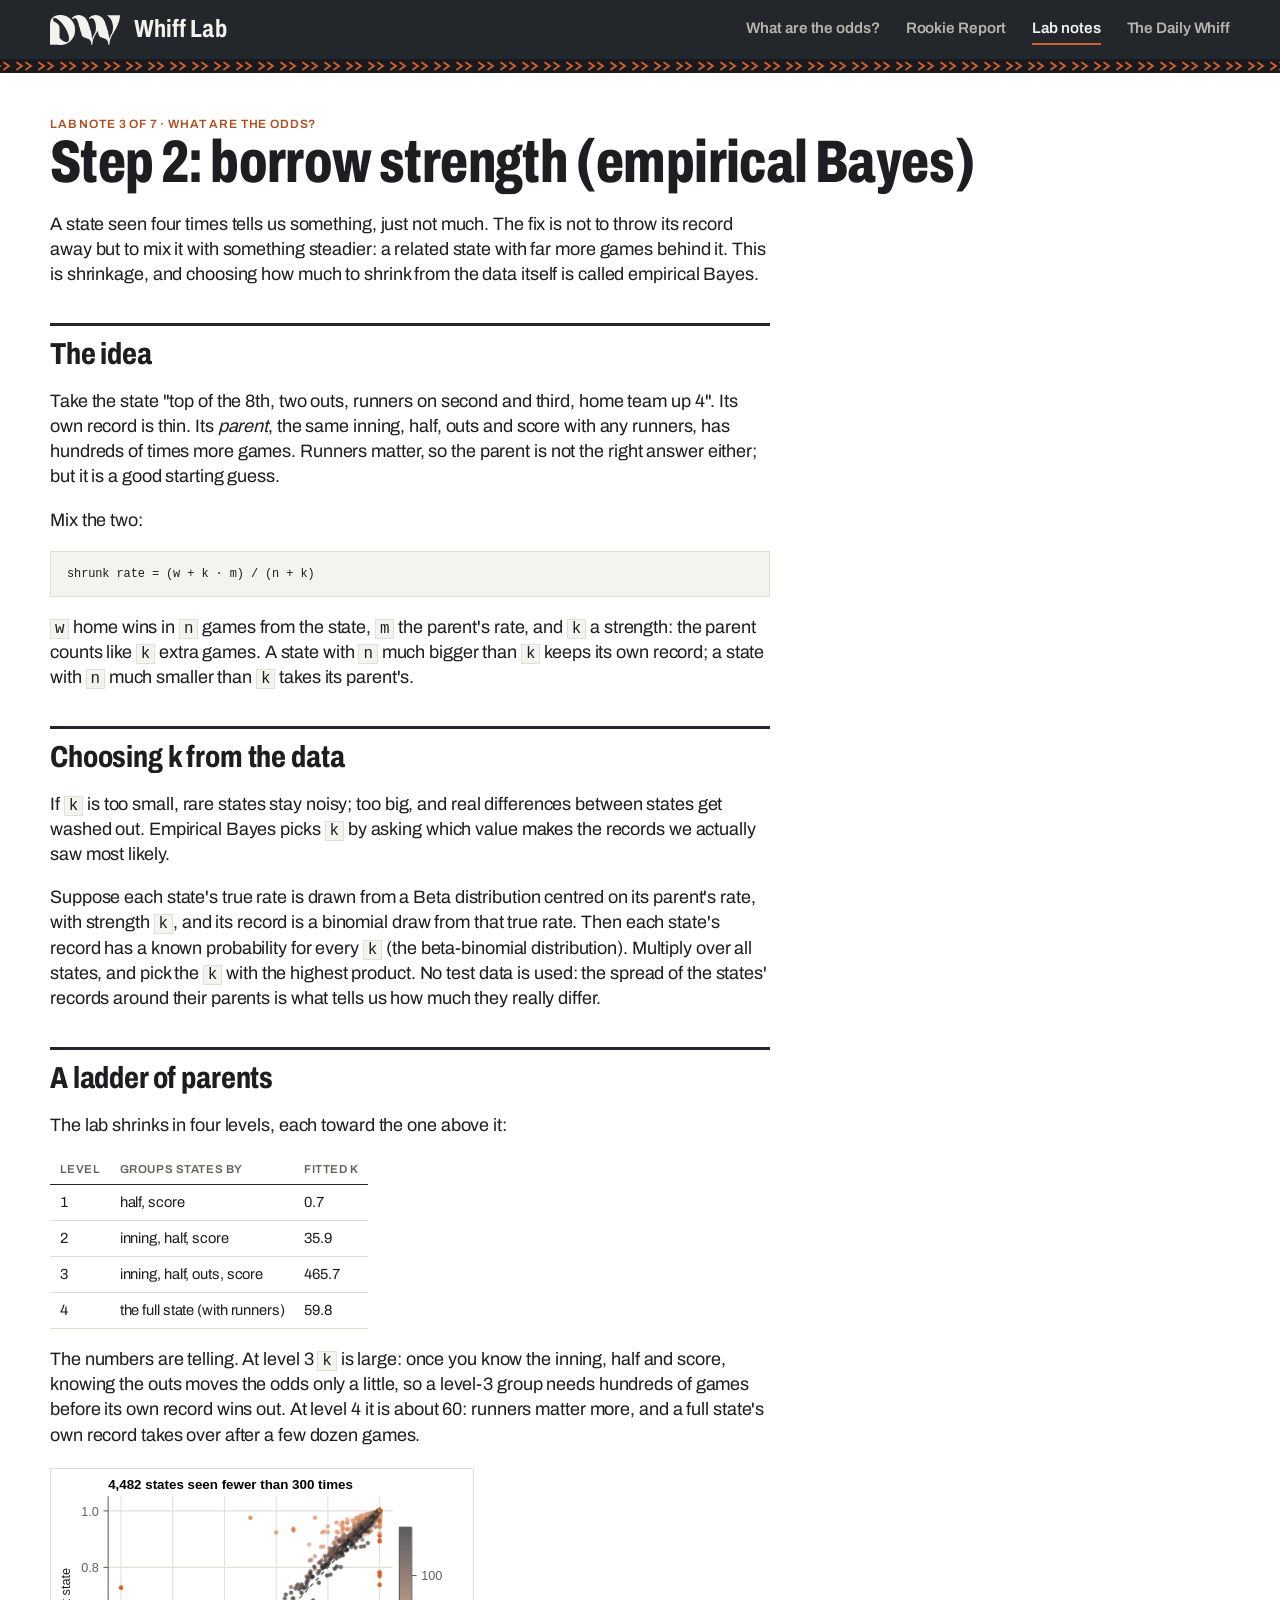
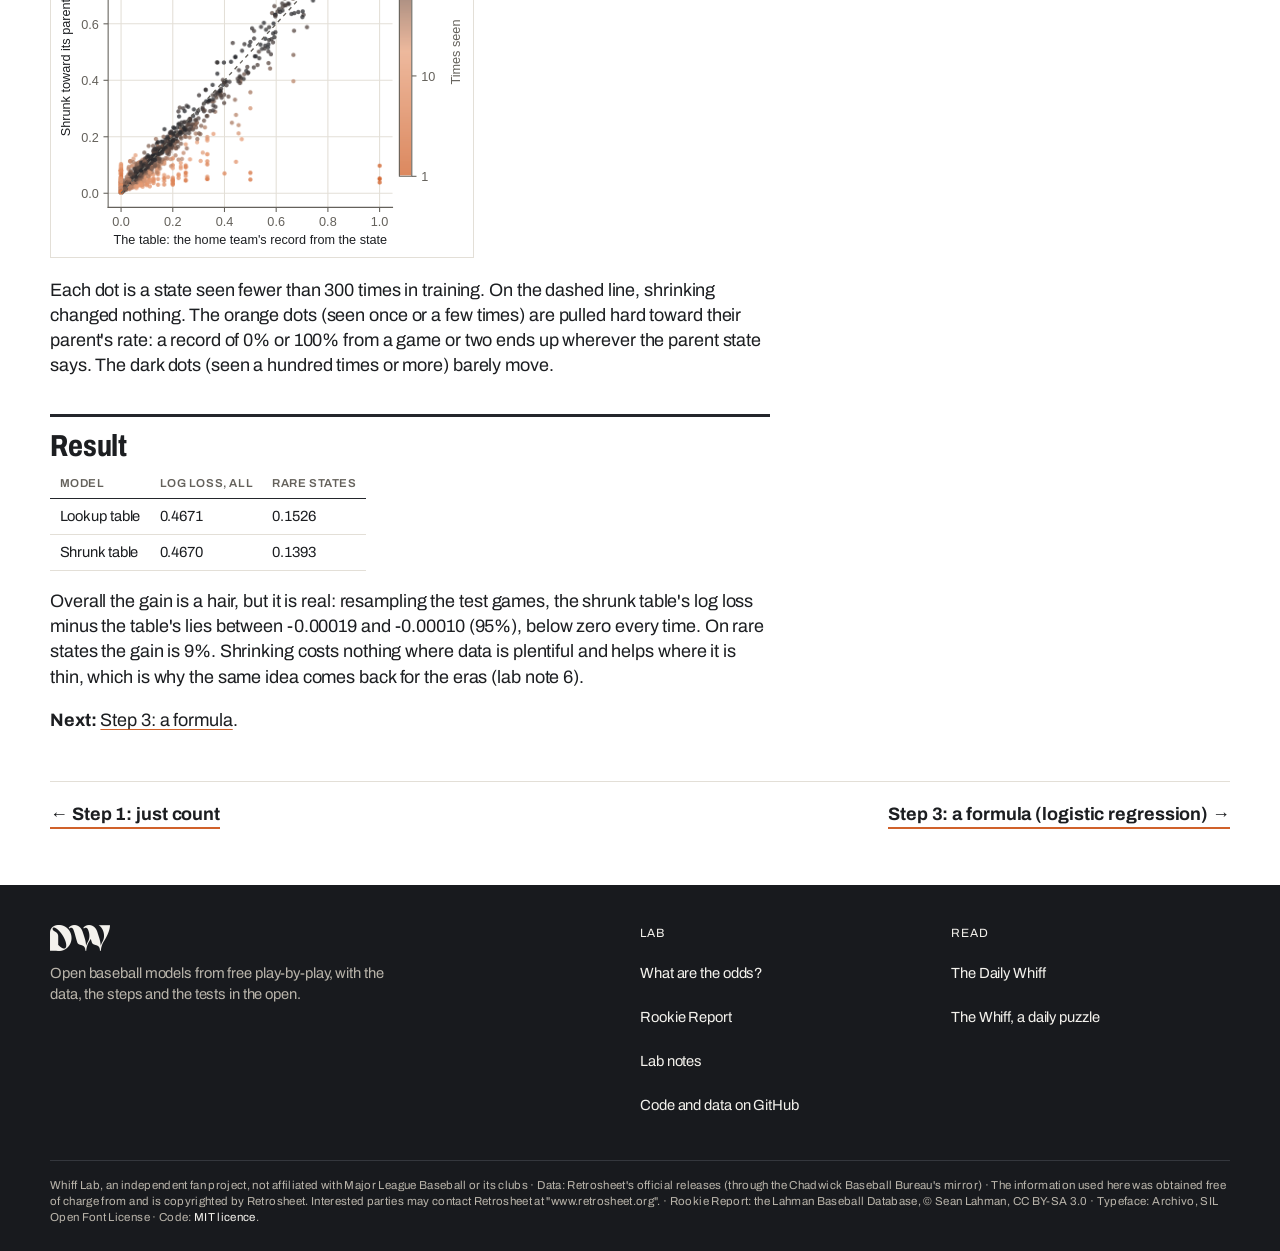
<file: site/notes/03-shrinkage.html>
<!doctype html>
<html lang="en" data-data="../data/">
<head>
<meta charset="utf-8">
<meta name="viewport" content="width=device-width, initial-scale=1">
<title>Step 2: borrow strength (empirical Bayes) · Whiff Lab notes</title>
<meta name="description" content="A state seen four times tells us something, just not much. The fix is not to throw its record away but to mix it with something steadier: a related state with far more games behind it. This is shrinkage, and choosing how much to shrink from the data itself is called empirical Bayes.">
<link rel="icon" href="../assets/whiff-site-icon.png">
<link rel="preload" href="../assets/fonts/archivo-latin.woff2" as="font" type="font/woff2" crossorigin>
<link rel="stylesheet" href="../assets/lab.css?v=2cb74a474c">
<script>document.documentElement.classList.add("is-js")</script>
</head>
<body>
<header class="lab-header"><div class="wrap lab-header__row">
<a class="lab-brand" href="../"><img src="../assets/whiff-logo-chalk.png" alt="" width="70" height="30"><span>Whiff Lab</span></a>
<nav class="lab-nav" aria-label="Main">
<button class="lab-nav__open" type="button" aria-expanded="false" aria-controls="lab-menu" aria-label="Open menu"><svg width="24" height="24" viewBox="0 0 24 24" aria-hidden="true" focusable="false"><path d="M4 7.5h16M4 12h16M4 16.5h16" stroke="currentColor" stroke-width="1.8" fill="none"/></svg></button>
<div class="lab-nav__panel" id="lab-menu">
<button class="lab-nav__close" type="button" aria-label="Close menu"><svg width="24" height="24" viewBox="0 0 24 24" aria-hidden="true" focusable="false"><path d="M6 6l12 12M18 6L6 18" stroke="currentColor" stroke-width="1.8" fill="none"/></svg></button>
<ul><li><a href="../odds/">What are the odds?</a></li><li><a href="../rookies/">Rookie Report</a></li><li><a href="../notes/" aria-current="page">Lab notes</a></li><li><a href="https://thedailywhiff.com/">The Daily Whiff</a></li></ul>
</div>
</nav>
</div></header>
<div class="lab-seam"></div>
<main class="wrap">
<p class="lab-kicker">Lab note 3 of 7 · What are the odds?</p>
<h1 class="lab-title">Step 2: borrow strength (empirical Bayes)</h1>
<div class="lab-prose">
<p>A state seen four times tells us something, just not much. The fix is not to throw its record away but to mix it with something steadier: a related state with far more games behind it. This is shrinkage, and choosing how much to shrink from the data itself is called empirical Bayes.</p>
<h2>The idea</h2>
<p>Take the state "top of the 8th, two outs, runners on second and third, home team up 4". Its own record is thin. Its <em>parent</em>, the same inning, half, outs and score with any runners, has hundreds of times more games. Runners matter, so the parent is not the right answer either; but it is a good starting guess.</p>
<p>Mix the two:</p>
<pre><code>shrunk rate = (w + k · m) / (n + k)
</code></pre>
<p><code>w</code> home wins in <code>n</code> games from the state, <code>m</code> the parent's rate, and <code>k</code> a strength: the parent counts like <code>k</code> extra games. A state with <code>n</code> much bigger than <code>k</code> keeps its own record; a state with <code>n</code> much smaller than <code>k</code> takes its parent's.</p>
<h2>Choosing k from the data</h2>
<p>If <code>k</code> is too small, rare states stay noisy; too big, and real differences between states get washed out. Empirical Bayes picks <code>k</code> by asking which value makes the records we actually saw most likely.</p>
<p>Suppose each state's true rate is drawn from a Beta distribution centred on its parent's rate, with strength <code>k</code>, and its record is a binomial draw from that true rate. Then each state's record has a known probability for every <code>k</code> (the beta-binomial distribution). Multiply over all states, and pick the <code>k</code> with the highest product. No test data is used: the spread of the states' records around their parents is what tells us how much they really differ.</p>
<h2>A ladder of parents</h2>
<p>The lab shrinks in four levels, each toward the one above it:</p>
<table>
<thead>
<tr>
<th>Level</th>
<th>Groups states by</th>
<th>Fitted k</th>
</tr>
</thead>
<tbody>
<tr>
<td>1</td>
<td>half, score</td>
<td>0.7</td>
</tr>
<tr>
<td>2</td>
<td>inning, half, score</td>
<td>35.9</td>
</tr>
<tr>
<td>3</td>
<td>inning, half, outs, score</td>
<td>465.7</td>
</tr>
<tr>
<td>4</td>
<td>the full state (with runners)</td>
<td>59.8</td>
</tr>
</tbody>
</table>
<p>The numbers are telling. At level 3 <code>k</code> is large: once you know the inning, half and score, knowing the outs moves the odds only a little, so a level-3 group needs hundreds of games before its own record wins out. At level 4 it is about 60: runners matter more, and a full state's own record takes over after a few dozen games.</p>
<p><img loading="lazy" alt="Rare states, before and after shrinking" src="figures/shrinkage.svg" /></p>
<p>Each dot is a state seen fewer than 300 times in training. On the dashed line, shrinking changed nothing. The orange dots (seen once or a few times) are pulled hard toward their parent's rate: a record of 0% or 100% from a game or two ends up wherever the parent state says. The dark dots (seen a hundred times or more) barely move.</p>
<h2>Result</h2>
<table>
<thead>
<tr>
<th>Model</th>
<th>Log loss, all</th>
<th>Rare states</th>
</tr>
</thead>
<tbody>
<tr>
<td>Lookup table</td>
<td>0.4671</td>
<td>0.1526</td>
</tr>
<tr>
<td>Shrunk table</td>
<td>0.4670</td>
<td>0.1393</td>
</tr>
</tbody>
</table>
<p>Overall the gain is a hair, but it is real: resampling the test games, the shrunk table's log loss minus the table's lies between -0.00019 and -0.00010 (95%), below zero every time. On rare states the gain is 9%. Shrinking costs nothing where data is plentiful and helps where it is thin, which is why the same idea comes back for the eras (lab note 6).</p>
<p><strong>Next:</strong> <a href="04-logistic.html">Step 3: a formula</a>.</p>
</div>
<nav class="lab-notes-nav" aria-label="Lab notes"><a href="02-the-table.html">← Step 1: just count</a><a href="04-logistic.html">Step 3: a formula (logistic regression) →</a></nav>
</main>
<footer class="lab-footer"><div class="wrap">
<div class="lab-footer__cols">
<div><img src="../assets/whiff-logo-chalk.png" alt="Whiff Lab" width="60" height="26">
<p class="lab-footer__tagline">Open baseball models from free play-by-play, with the data, the steps and the tests in the open.</p></div>
<div><p class="lab-footer__label">Lab</p><ul class="lab-footer__links">
<li><a href="../odds/">What are the odds?</a></li><li><a href="../rookies/">Rookie Report</a></li>
<li><a href="../notes/">Lab notes</a></li>
<li><a href="https://github.com/Jankozeluh/whiff-lab">Code and data on GitHub</a></li></ul></div>
<div><p class="lab-footer__label">Read</p><ul class="lab-footer__links">
<li><a href="https://thedailywhiff.com/">The Daily Whiff</a></li>
<li><a href="https://thedailywhiff.com/the-whiff/">The Whiff, a daily puzzle</a></li></ul></div>
</div>
<div class="lab-legal">
<p>Whiff Lab, an independent fan project, not affiliated with Major League Baseball or its clubs · Data: Retrosheet's
official releases (through the Chadwick Baseball Bureau's mirror) · The information used here was obtained free of charge from and is copyrighted by Retrosheet.  Interested parties may contact Retrosheet at &quot;www.retrosheet.org&quot;. · Rookie Report:
the Lahman Baseball Database, © Sean Lahman, CC BY-SA 3.0 · Typeface:
Archivo, SIL Open Font License · Code: <a href="https://github.com/Jankozeluh/whiff-lab/blob/main/LICENSE">MIT licence</a>.</p>
</div>
</div></footer>
<script src="../assets/lab.js?v=5cbb02883b" defer></script>
</body>
</html>
</file>
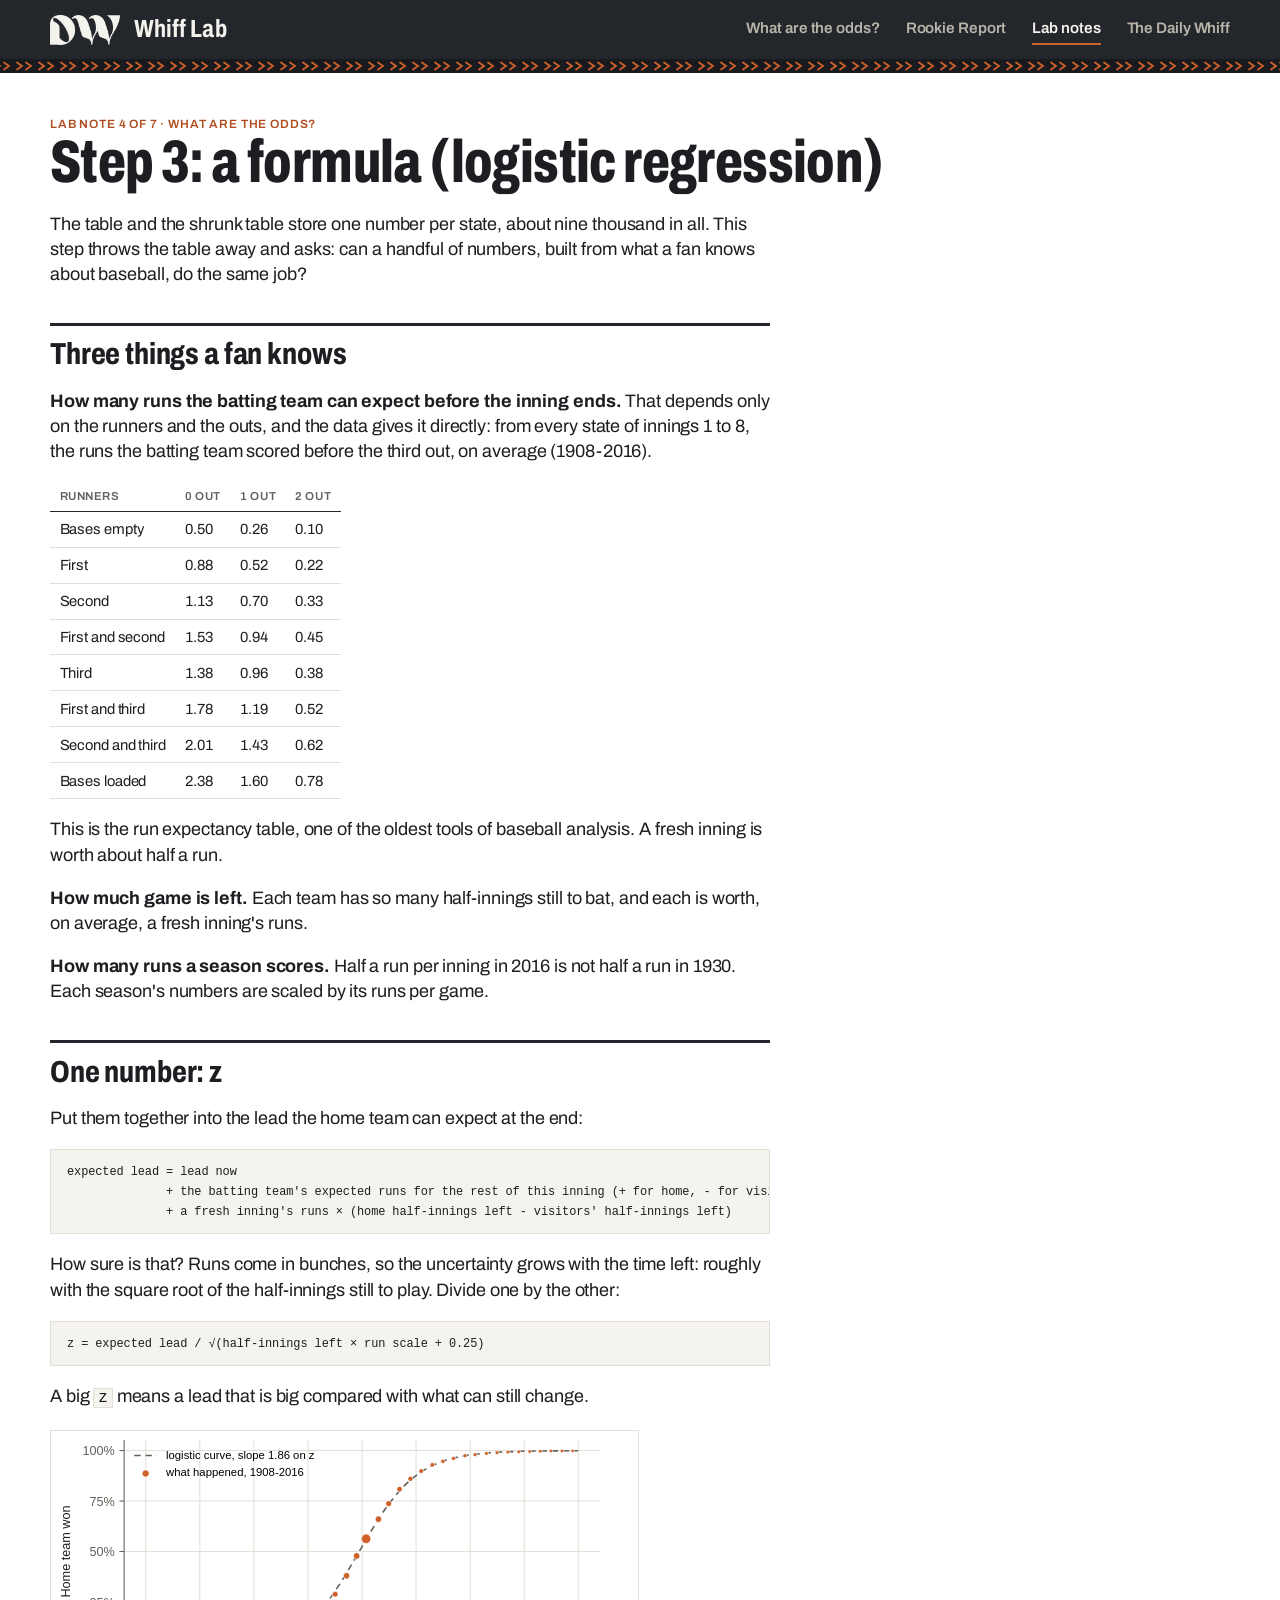
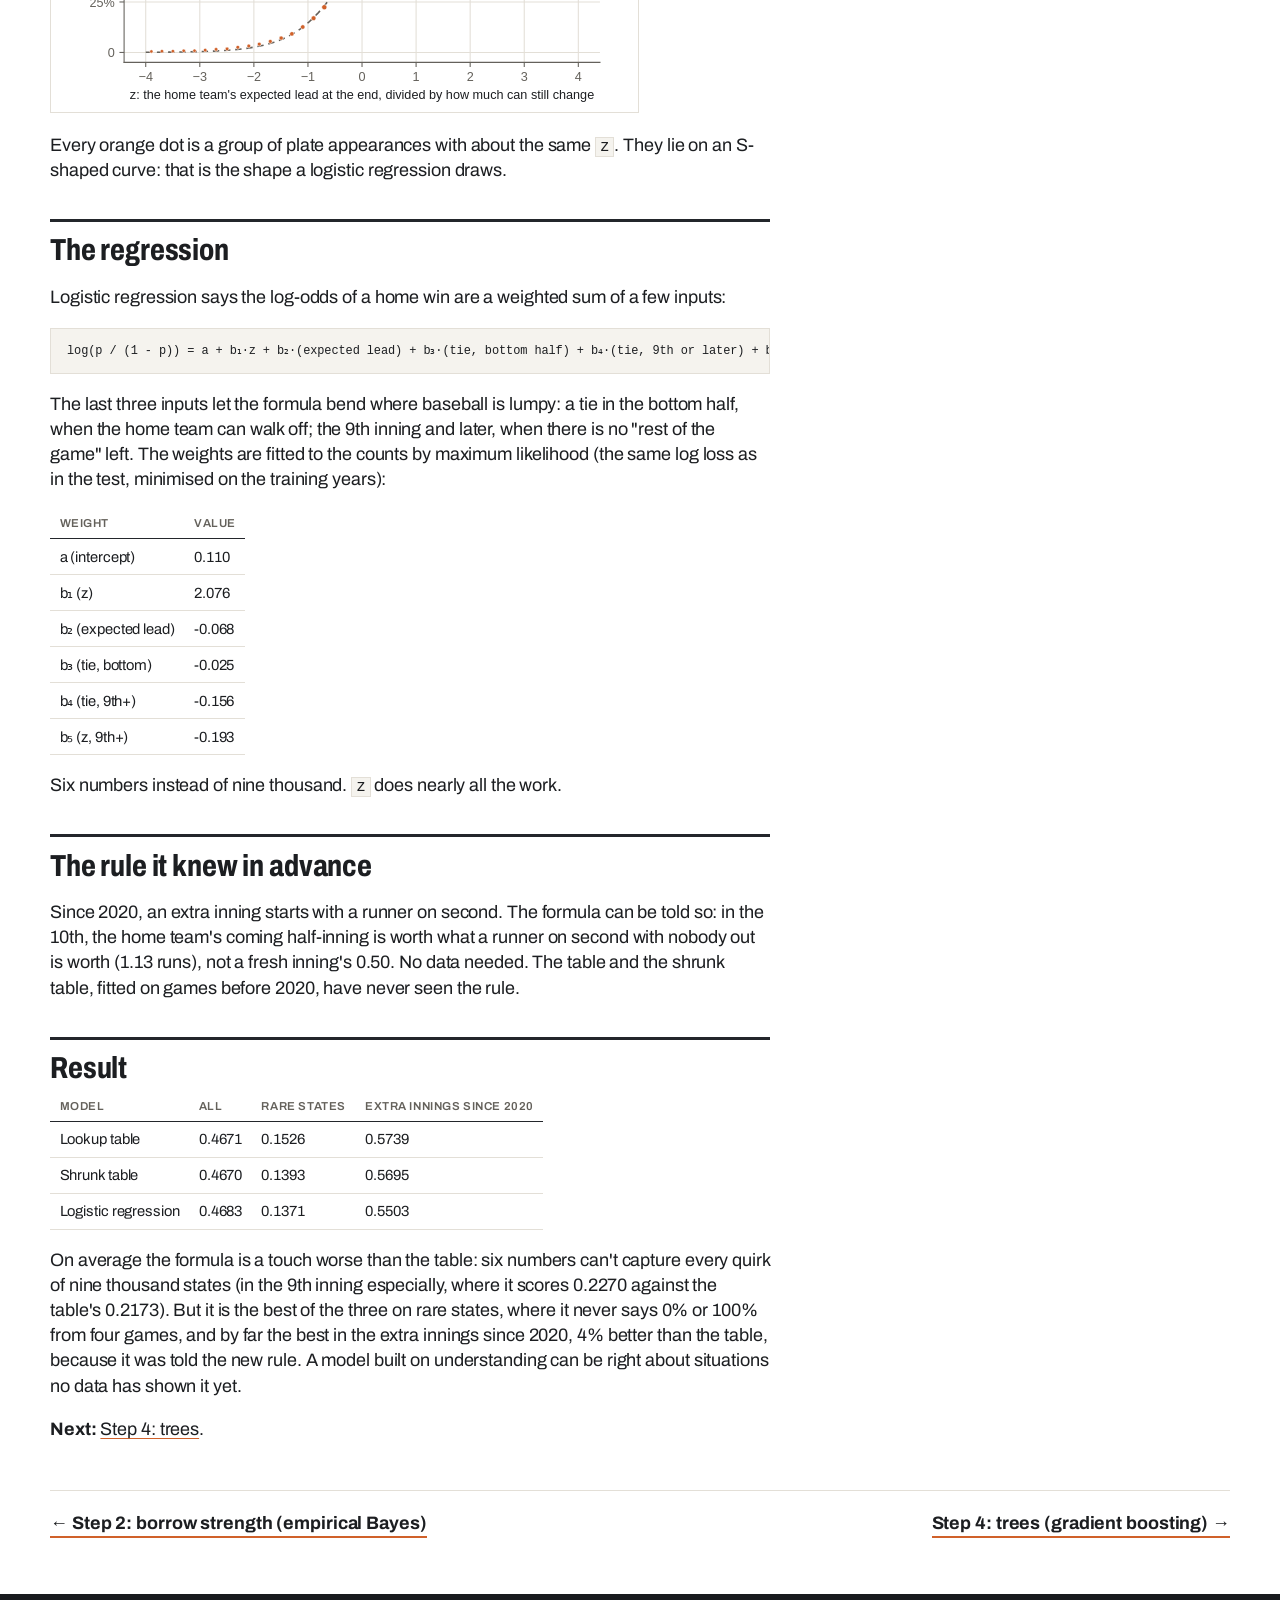
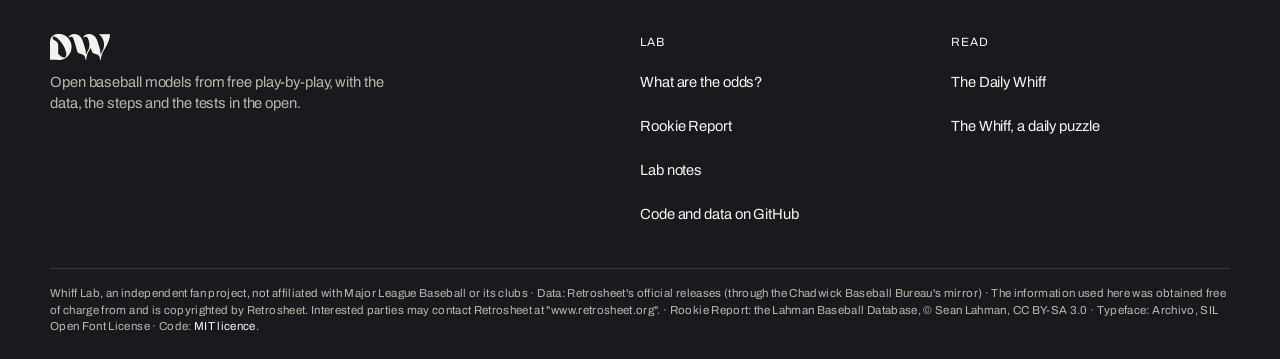
<file: site/notes/04-logistic.html>
<!doctype html>
<html lang="en" data-data="../data/">
<head>
<meta charset="utf-8">
<meta name="viewport" content="width=device-width, initial-scale=1">
<title>Step 3: a formula (logistic regression) · Whiff Lab notes</title>
<meta name="description" content="The table and the shrunk table store one number per state, about nine thousand in all. This step throws the table away and asks: can a handful of numbers, built from what a fan knows about baseball, do the same job?">
<link rel="icon" href="../assets/whiff-site-icon.png">
<link rel="preload" href="../assets/fonts/archivo-latin.woff2" as="font" type="font/woff2" crossorigin>
<link rel="stylesheet" href="../assets/lab.css?v=2cb74a474c">
<script>document.documentElement.classList.add("is-js")</script>
</head>
<body>
<header class="lab-header"><div class="wrap lab-header__row">
<a class="lab-brand" href="../"><img src="../assets/whiff-logo-chalk.png" alt="" width="70" height="30"><span>Whiff Lab</span></a>
<nav class="lab-nav" aria-label="Main">
<button class="lab-nav__open" type="button" aria-expanded="false" aria-controls="lab-menu" aria-label="Open menu"><svg width="24" height="24" viewBox="0 0 24 24" aria-hidden="true" focusable="false"><path d="M4 7.5h16M4 12h16M4 16.5h16" stroke="currentColor" stroke-width="1.8" fill="none"/></svg></button>
<div class="lab-nav__panel" id="lab-menu">
<button class="lab-nav__close" type="button" aria-label="Close menu"><svg width="24" height="24" viewBox="0 0 24 24" aria-hidden="true" focusable="false"><path d="M6 6l12 12M18 6L6 18" stroke="currentColor" stroke-width="1.8" fill="none"/></svg></button>
<ul><li><a href="../odds/">What are the odds?</a></li><li><a href="../rookies/">Rookie Report</a></li><li><a href="../notes/" aria-current="page">Lab notes</a></li><li><a href="https://thedailywhiff.com/">The Daily Whiff</a></li></ul>
</div>
</nav>
</div></header>
<div class="lab-seam"></div>
<main class="wrap">
<p class="lab-kicker">Lab note 4 of 7 · What are the odds?</p>
<h1 class="lab-title">Step 3: a formula (logistic regression)</h1>
<div class="lab-prose">
<p>The table and the shrunk table store one number per state, about nine thousand in all. This step throws the table away and asks: can a handful of numbers, built from what a fan knows about baseball, do the same job?</p>
<h2>Three things a fan knows</h2>
<p><strong>How many runs the batting team can expect before the inning ends.</strong> That depends only on the runners and the outs, and the data gives it directly: from every state of innings 1 to 8, the runs the batting team scored before the third out, on average (1908-2016).</p>
<table>
<thead>
<tr>
<th>Runners</th>
<th>0 out</th>
<th>1 out</th>
<th>2 out</th>
</tr>
</thead>
<tbody>
<tr>
<td>Bases empty</td>
<td>0.50</td>
<td>0.26</td>
<td>0.10</td>
</tr>
<tr>
<td>First</td>
<td>0.88</td>
<td>0.52</td>
<td>0.22</td>
</tr>
<tr>
<td>Second</td>
<td>1.13</td>
<td>0.70</td>
<td>0.33</td>
</tr>
<tr>
<td>First and second</td>
<td>1.53</td>
<td>0.94</td>
<td>0.45</td>
</tr>
<tr>
<td>Third</td>
<td>1.38</td>
<td>0.96</td>
<td>0.38</td>
</tr>
<tr>
<td>First and third</td>
<td>1.78</td>
<td>1.19</td>
<td>0.52</td>
</tr>
<tr>
<td>Second and third</td>
<td>2.01</td>
<td>1.43</td>
<td>0.62</td>
</tr>
<tr>
<td>Bases loaded</td>
<td>2.38</td>
<td>1.60</td>
<td>0.78</td>
</tr>
</tbody>
</table>
<p>This is the run expectancy table, one of the oldest tools of baseball analysis. A fresh inning is worth about half a run.</p>
<p><strong>How much game is left.</strong> Each team has so many half-innings still to bat, and each is worth, on average, a fresh inning's runs.</p>
<p><strong>How many runs a season scores.</strong> Half a run per inning in 2016 is not half a run in 1930. Each season's numbers are scaled by its runs per game.</p>
<h2>One number: z</h2>
<p>Put them together into the lead the home team can expect at the end:</p>
<pre><code>expected lead = lead now
              + the batting team's expected runs for the rest of this inning (+ for home, - for visitors)
              + a fresh inning's runs × (home half-innings left - visitors' half-innings left)
</code></pre>
<p>How sure is that? Runs come in bunches, so the uncertainty grows with the time left: roughly with the square root of the half-innings still to play. Divide one by the other:</p>
<pre><code>z = expected lead / √(half-innings left × run scale + 0.25)
</code></pre>
<p>A big <code>z</code> means a lead that is big compared with what can still change.</p>
<p><img loading="lazy" alt="The home team's record against z" src="figures/logistic.svg" /></p>
<p>Every orange dot is a group of plate appearances with about the same <code>z</code>. They lie on an S-shaped curve: that is the shape a logistic regression draws.</p>
<h2>The regression</h2>
<p>Logistic regression says the log-odds of a home win are a weighted sum of a few inputs:</p>
<pre><code>log(p / (1 - p)) = a + b₁·z + b₂·(expected lead) + b₃·(tie, bottom half) + b₄·(tie, 9th or later) + b₅·(z in the 9th or later)
</code></pre>
<p>The last three inputs let the formula bend where baseball is lumpy: a tie in the bottom half, when the home team can walk off; the 9th inning and later, when there is no "rest of the game" left. The weights are fitted to the counts by maximum likelihood (the same log loss as in the test, minimised on the training years):</p>
<table>
<thead>
<tr>
<th>Weight</th>
<th>Value</th>
</tr>
</thead>
<tbody>
<tr>
<td>a (intercept)</td>
<td>0.110</td>
</tr>
<tr>
<td>b₁ (z)</td>
<td>2.076</td>
</tr>
<tr>
<td>b₂ (expected lead)</td>
<td>-0.068</td>
</tr>
<tr>
<td>b₃ (tie, bottom)</td>
<td>-0.025</td>
</tr>
<tr>
<td>b₄ (tie, 9th+)</td>
<td>-0.156</td>
</tr>
<tr>
<td>b₅ (z, 9th+)</td>
<td>-0.193</td>
</tr>
</tbody>
</table>
<p>Six numbers instead of nine thousand. <code>z</code> does nearly all the work.</p>
<h2>The rule it knew in advance</h2>
<p>Since 2020, an extra inning starts with a runner on second. The formula can be told so: in the 10th, the home team's coming half-inning is worth what a runner on second with nobody out is worth (1.13 runs), not a fresh inning's 0.50. No data needed. The table and the shrunk table, fitted on games before 2020, have never seen the rule.</p>
<h2>Result</h2>
<table>
<thead>
<tr>
<th>Model</th>
<th>All</th>
<th>Rare states</th>
<th>Extra innings since 2020</th>
</tr>
</thead>
<tbody>
<tr>
<td>Lookup table</td>
<td>0.4671</td>
<td>0.1526</td>
<td>0.5739</td>
</tr>
<tr>
<td>Shrunk table</td>
<td>0.4670</td>
<td>0.1393</td>
<td>0.5695</td>
</tr>
<tr>
<td>Logistic regression</td>
<td>0.4683</td>
<td>0.1371</td>
<td>0.5503</td>
</tr>
</tbody>
</table>
<p>On average the formula is a touch worse than the table: six numbers can't capture every quirk of nine thousand states (in the 9th inning especially, where it scores 0.2270 against the table's 0.2173). But it is the best of the three on rare states, where it never says 0% or 100% from four games, and by far the best in the extra innings since 2020, 4% better than the table, because it was told the new rule. A model built on understanding can be right about situations no data has shown it yet.</p>
<p><strong>Next:</strong> <a href="05-boosting.html">Step 4: trees</a>.</p>
</div>
<nav class="lab-notes-nav" aria-label="Lab notes"><a href="03-shrinkage.html">← Step 2: borrow strength (empirical Bayes)</a><a href="05-boosting.html">Step 4: trees (gradient boosting) →</a></nav>
</main>
<footer class="lab-footer"><div class="wrap">
<div class="lab-footer__cols">
<div><img src="../assets/whiff-logo-chalk.png" alt="Whiff Lab" width="60" height="26">
<p class="lab-footer__tagline">Open baseball models from free play-by-play, with the data, the steps and the tests in the open.</p></div>
<div><p class="lab-footer__label">Lab</p><ul class="lab-footer__links">
<li><a href="../odds/">What are the odds?</a></li><li><a href="../rookies/">Rookie Report</a></li>
<li><a href="../notes/">Lab notes</a></li>
<li><a href="https://github.com/Jankozeluh/whiff-lab">Code and data on GitHub</a></li></ul></div>
<div><p class="lab-footer__label">Read</p><ul class="lab-footer__links">
<li><a href="https://thedailywhiff.com/">The Daily Whiff</a></li>
<li><a href="https://thedailywhiff.com/the-whiff/">The Whiff, a daily puzzle</a></li></ul></div>
</div>
<div class="lab-legal">
<p>Whiff Lab, an independent fan project, not affiliated with Major League Baseball or its clubs · Data: Retrosheet's
official releases (through the Chadwick Baseball Bureau's mirror) · The information used here was obtained free of charge from and is copyrighted by Retrosheet.  Interested parties may contact Retrosheet at &quot;www.retrosheet.org&quot;. · Rookie Report:
the Lahman Baseball Database, © Sean Lahman, CC BY-SA 3.0 · Typeface:
Archivo, SIL Open Font License · Code: <a href="https://github.com/Jankozeluh/whiff-lab/blob/main/LICENSE">MIT licence</a>.</p>
</div>
</div></footer>
<script src="../assets/lab.js?v=5cbb02883b" defer></script>
</body>
</html>
</file>
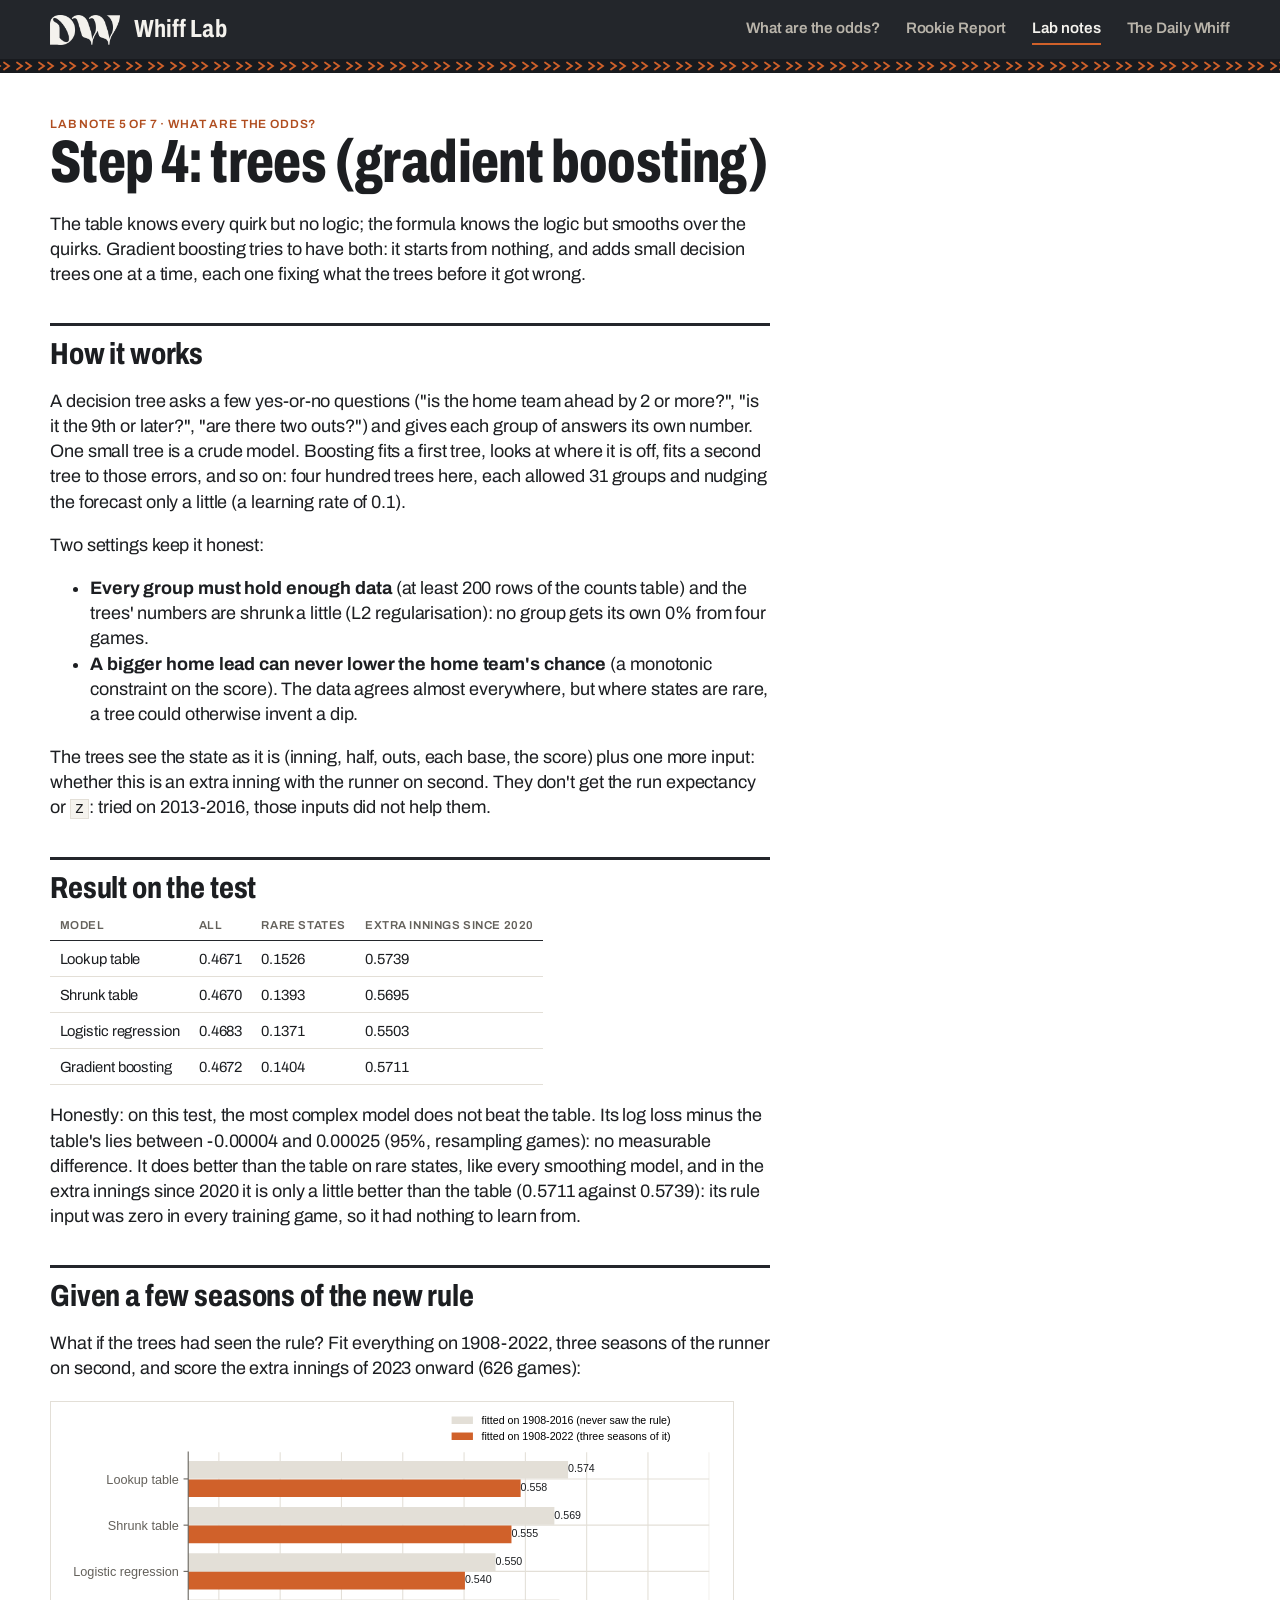
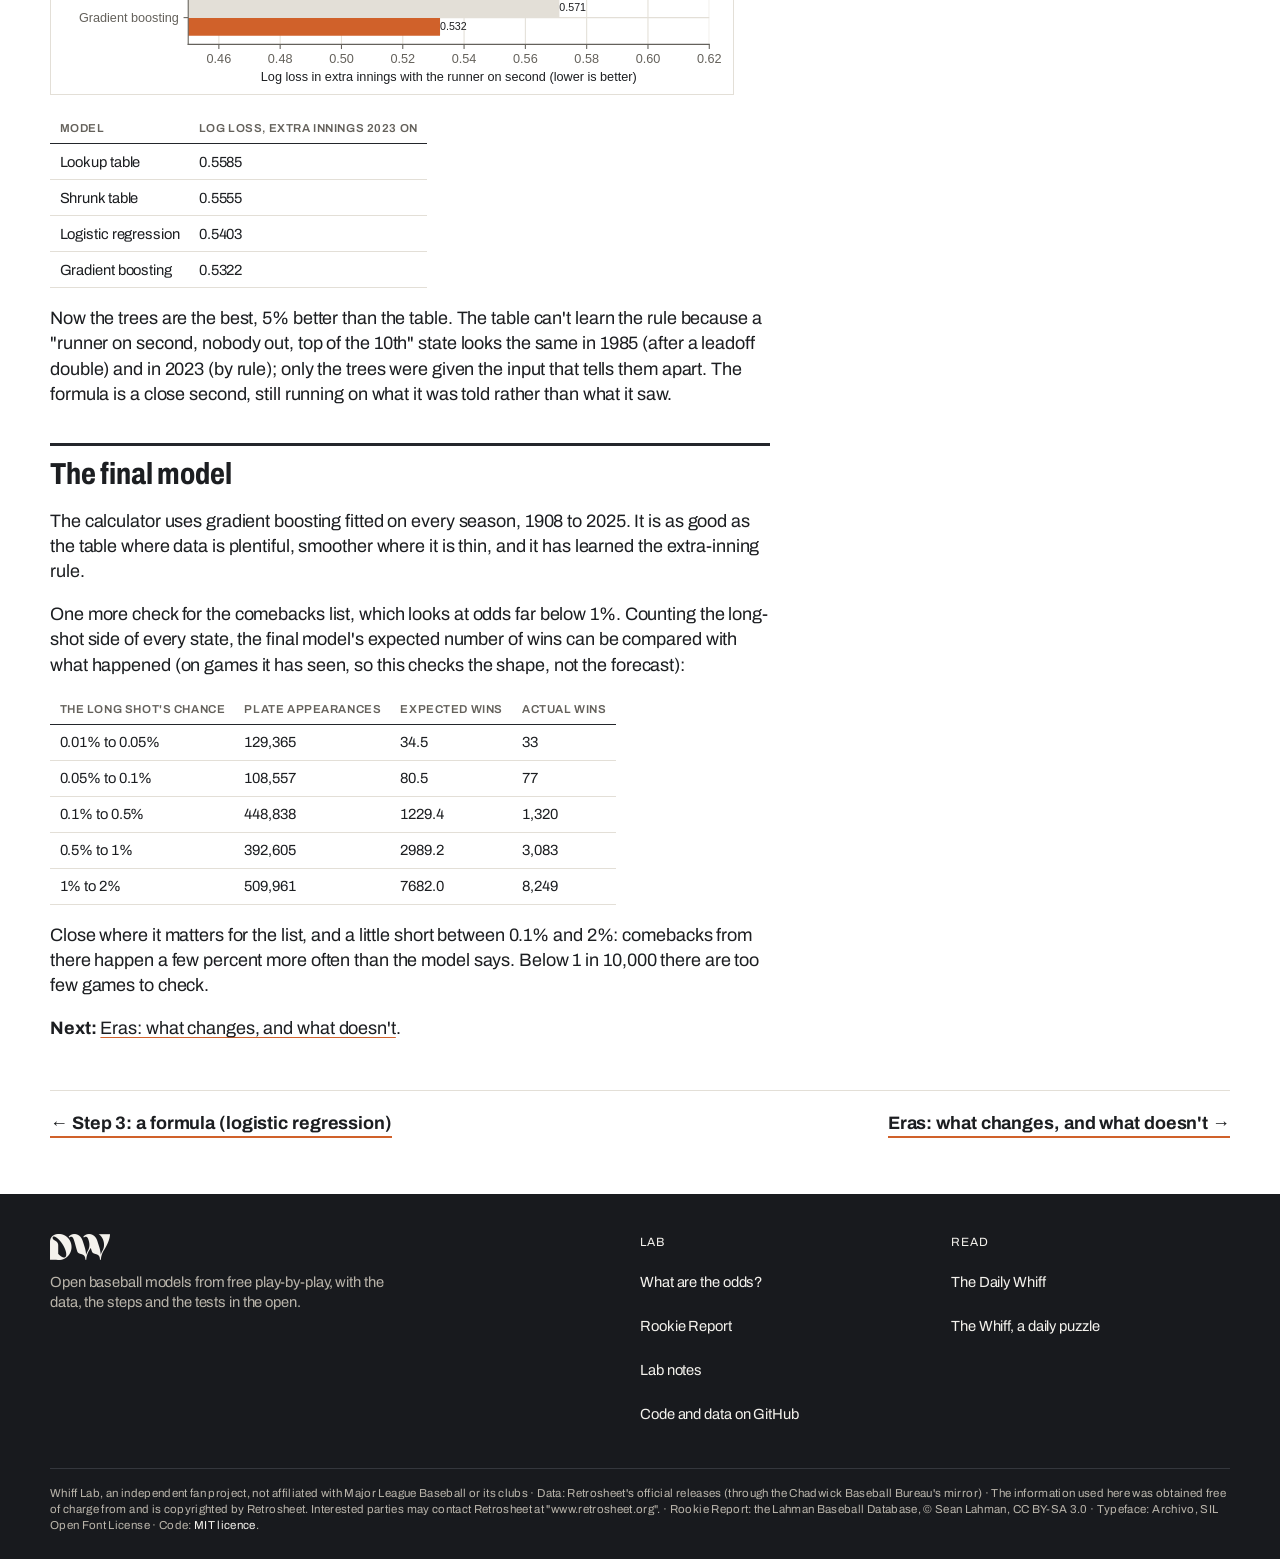
<file: site/notes/05-boosting.html>
<!doctype html>
<html lang="en" data-data="../data/">
<head>
<meta charset="utf-8">
<meta name="viewport" content="width=device-width, initial-scale=1">
<title>Step 4: trees (gradient boosting) · Whiff Lab notes</title>
<meta name="description" content="The table knows every quirk but no logic; the formula knows the logic but smooths over the quirks. Gradient boosting tries to have both: it starts from nothing, and adds small decision trees one at a time, each one fixing what the trees before it got wrong.">
<link rel="icon" href="../assets/whiff-site-icon.png">
<link rel="preload" href="../assets/fonts/archivo-latin.woff2" as="font" type="font/woff2" crossorigin>
<link rel="stylesheet" href="../assets/lab.css?v=2cb74a474c">
<script>document.documentElement.classList.add("is-js")</script>
</head>
<body>
<header class="lab-header"><div class="wrap lab-header__row">
<a class="lab-brand" href="../"><img src="../assets/whiff-logo-chalk.png" alt="" width="70" height="30"><span>Whiff Lab</span></a>
<nav class="lab-nav" aria-label="Main">
<button class="lab-nav__open" type="button" aria-expanded="false" aria-controls="lab-menu" aria-label="Open menu"><svg width="24" height="24" viewBox="0 0 24 24" aria-hidden="true" focusable="false"><path d="M4 7.5h16M4 12h16M4 16.5h16" stroke="currentColor" stroke-width="1.8" fill="none"/></svg></button>
<div class="lab-nav__panel" id="lab-menu">
<button class="lab-nav__close" type="button" aria-label="Close menu"><svg width="24" height="24" viewBox="0 0 24 24" aria-hidden="true" focusable="false"><path d="M6 6l12 12M18 6L6 18" stroke="currentColor" stroke-width="1.8" fill="none"/></svg></button>
<ul><li><a href="../odds/">What are the odds?</a></li><li><a href="../rookies/">Rookie Report</a></li><li><a href="../notes/" aria-current="page">Lab notes</a></li><li><a href="https://thedailywhiff.com/">The Daily Whiff</a></li></ul>
</div>
</nav>
</div></header>
<div class="lab-seam"></div>
<main class="wrap">
<p class="lab-kicker">Lab note 5 of 7 · What are the odds?</p>
<h1 class="lab-title">Step 4: trees (gradient boosting)</h1>
<div class="lab-prose">
<p>The table knows every quirk but no logic; the formula knows the logic but smooths over the quirks. Gradient boosting tries to have both: it starts from nothing, and adds small decision trees one at a time, each one fixing what the trees before it got wrong.</p>
<h2>How it works</h2>
<p>A decision tree asks a few yes-or-no questions ("is the home team ahead by 2 or more?", "is it the 9th or later?", "are there two outs?") and gives each group of answers its own number. One small tree is a crude model. Boosting fits a first tree, looks at where it is off, fits a second tree to those errors, and so on: four hundred trees here, each allowed 31 groups and nudging the forecast only a little (a learning rate of 0.1).</p>
<p>Two settings keep it honest:</p>
<ul>
<li><strong>Every group must hold enough data</strong> (at least 200 rows of the counts table) and the trees' numbers are shrunk a little (L2 regularisation): no group gets its own 0% from four games.</li>
<li><strong>A bigger home lead can never lower the home team's chance</strong> (a monotonic constraint on the score). The data agrees almost everywhere, but where states are rare, a tree could otherwise invent a dip.</li>
</ul>
<p>The trees see the state as it is (inning, half, outs, each base, the score) plus one more input: whether this is an extra inning with the runner on second. They don't get the run expectancy or <code>z</code>: tried on 2013-2016, those inputs did not help them.</p>
<h2>Result on the test</h2>
<table>
<thead>
<tr>
<th>Model</th>
<th>All</th>
<th>Rare states</th>
<th>Extra innings since 2020</th>
</tr>
</thead>
<tbody>
<tr>
<td>Lookup table</td>
<td>0.4671</td>
<td>0.1526</td>
<td>0.5739</td>
</tr>
<tr>
<td>Shrunk table</td>
<td>0.4670</td>
<td>0.1393</td>
<td>0.5695</td>
</tr>
<tr>
<td>Logistic regression</td>
<td>0.4683</td>
<td>0.1371</td>
<td>0.5503</td>
</tr>
<tr>
<td>Gradient boosting</td>
<td>0.4672</td>
<td>0.1404</td>
<td>0.5711</td>
</tr>
</tbody>
</table>
<p>Honestly: on this test, the most complex model does not beat the table. Its log loss minus the table's lies between -0.00004 and 0.00025 (95%, resampling games): no measurable difference. It does better than the table on rare states, like every smoothing model, and in the extra innings since 2020 it is only a little better than the table (0.5711 against 0.5739): its rule input was zero in every training game, so it had nothing to learn from.</p>
<h2>Given a few seasons of the new rule</h2>
<p>What if the trees had seen the rule? Fit everything on 1908-2022, three seasons of the runner on second, and score the extra innings of 2023 onward (626 games):</p>
<p><img loading="lazy" alt="Extra innings with the runner on second: before and after the models saw it" src="figures/rule.svg" /></p>
<table>
<thead>
<tr>
<th>Model</th>
<th>Log loss, extra innings 2023 on</th>
</tr>
</thead>
<tbody>
<tr>
<td>Lookup table</td>
<td>0.5585</td>
</tr>
<tr>
<td>Shrunk table</td>
<td>0.5555</td>
</tr>
<tr>
<td>Logistic regression</td>
<td>0.5403</td>
</tr>
<tr>
<td>Gradient boosting</td>
<td>0.5322</td>
</tr>
</tbody>
</table>
<p>Now the trees are the best, 5% better than the table. The table can't learn the rule because a "runner on second, nobody out, top of the 10th" state looks the same in 1985 (after a leadoff double) and in 2023 (by rule); only the trees were given the input that tells them apart. The formula is a close second, still running on what it was told rather than what it saw.</p>
<h2>The final model</h2>
<p>The calculator uses gradient boosting fitted on every season, 1908 to 2025. It is as good as the table where data is plentiful, smoother where it is thin, and it has learned the extra-inning rule.</p>
<p>One more check for the comebacks list, which looks at odds far below 1%. Counting the long-shot side of every state, the final model's expected number of wins can be compared with what happened (on games it has seen, so this checks the shape, not the forecast):</p>
<table>
<thead>
<tr>
<th>The long shot's chance</th>
<th>Plate appearances</th>
<th>Expected wins</th>
<th>Actual wins</th>
</tr>
</thead>
<tbody>
<tr>
<td>0.01% to 0.05%</td>
<td>129,365</td>
<td>34.5</td>
<td>33</td>
</tr>
<tr>
<td>0.05% to 0.1%</td>
<td>108,557</td>
<td>80.5</td>
<td>77</td>
</tr>
<tr>
<td>0.1% to 0.5%</td>
<td>448,838</td>
<td>1229.4</td>
<td>1,320</td>
</tr>
<tr>
<td>0.5% to 1%</td>
<td>392,605</td>
<td>2989.2</td>
<td>3,083</td>
</tr>
<tr>
<td>1% to 2%</td>
<td>509,961</td>
<td>7682.0</td>
<td>8,249</td>
</tr>
</tbody>
</table>
<p>Close where it matters for the list, and a little short between 0.1% and 2%: comebacks from there happen a few percent more often than the model says. Below 1 in 10,000 there are too few games to check.</p>
<p><strong>Next:</strong> <a href="06-eras.html">Eras: what changes, and what doesn't</a>.</p>
</div>
<nav class="lab-notes-nav" aria-label="Lab notes"><a href="04-logistic.html">← Step 3: a formula (logistic regression)</a><a href="06-eras.html">Eras: what changes, and what doesn&#x27;t →</a></nav>
</main>
<footer class="lab-footer"><div class="wrap">
<div class="lab-footer__cols">
<div><img src="../assets/whiff-logo-chalk.png" alt="Whiff Lab" width="60" height="26">
<p class="lab-footer__tagline">Open baseball models from free play-by-play, with the data, the steps and the tests in the open.</p></div>
<div><p class="lab-footer__label">Lab</p><ul class="lab-footer__links">
<li><a href="../odds/">What are the odds?</a></li><li><a href="../rookies/">Rookie Report</a></li>
<li><a href="../notes/">Lab notes</a></li>
<li><a href="https://github.com/Jankozeluh/whiff-lab">Code and data on GitHub</a></li></ul></div>
<div><p class="lab-footer__label">Read</p><ul class="lab-footer__links">
<li><a href="https://thedailywhiff.com/">The Daily Whiff</a></li>
<li><a href="https://thedailywhiff.com/the-whiff/">The Whiff, a daily puzzle</a></li></ul></div>
</div>
<div class="lab-legal">
<p>Whiff Lab, an independent fan project, not affiliated with Major League Baseball or its clubs · Data: Retrosheet's
official releases (through the Chadwick Baseball Bureau's mirror) · The information used here was obtained free of charge from and is copyrighted by Retrosheet.  Interested parties may contact Retrosheet at &quot;www.retrosheet.org&quot;. · Rookie Report:
the Lahman Baseball Database, © Sean Lahman, CC BY-SA 3.0 · Typeface:
Archivo, SIL Open Font License · Code: <a href="https://github.com/Jankozeluh/whiff-lab/blob/main/LICENSE">MIT licence</a>.</p>
</div>
</div></footer>
<script src="../assets/lab.js?v=5cbb02883b" defer></script>
</body>
</html>
</file>
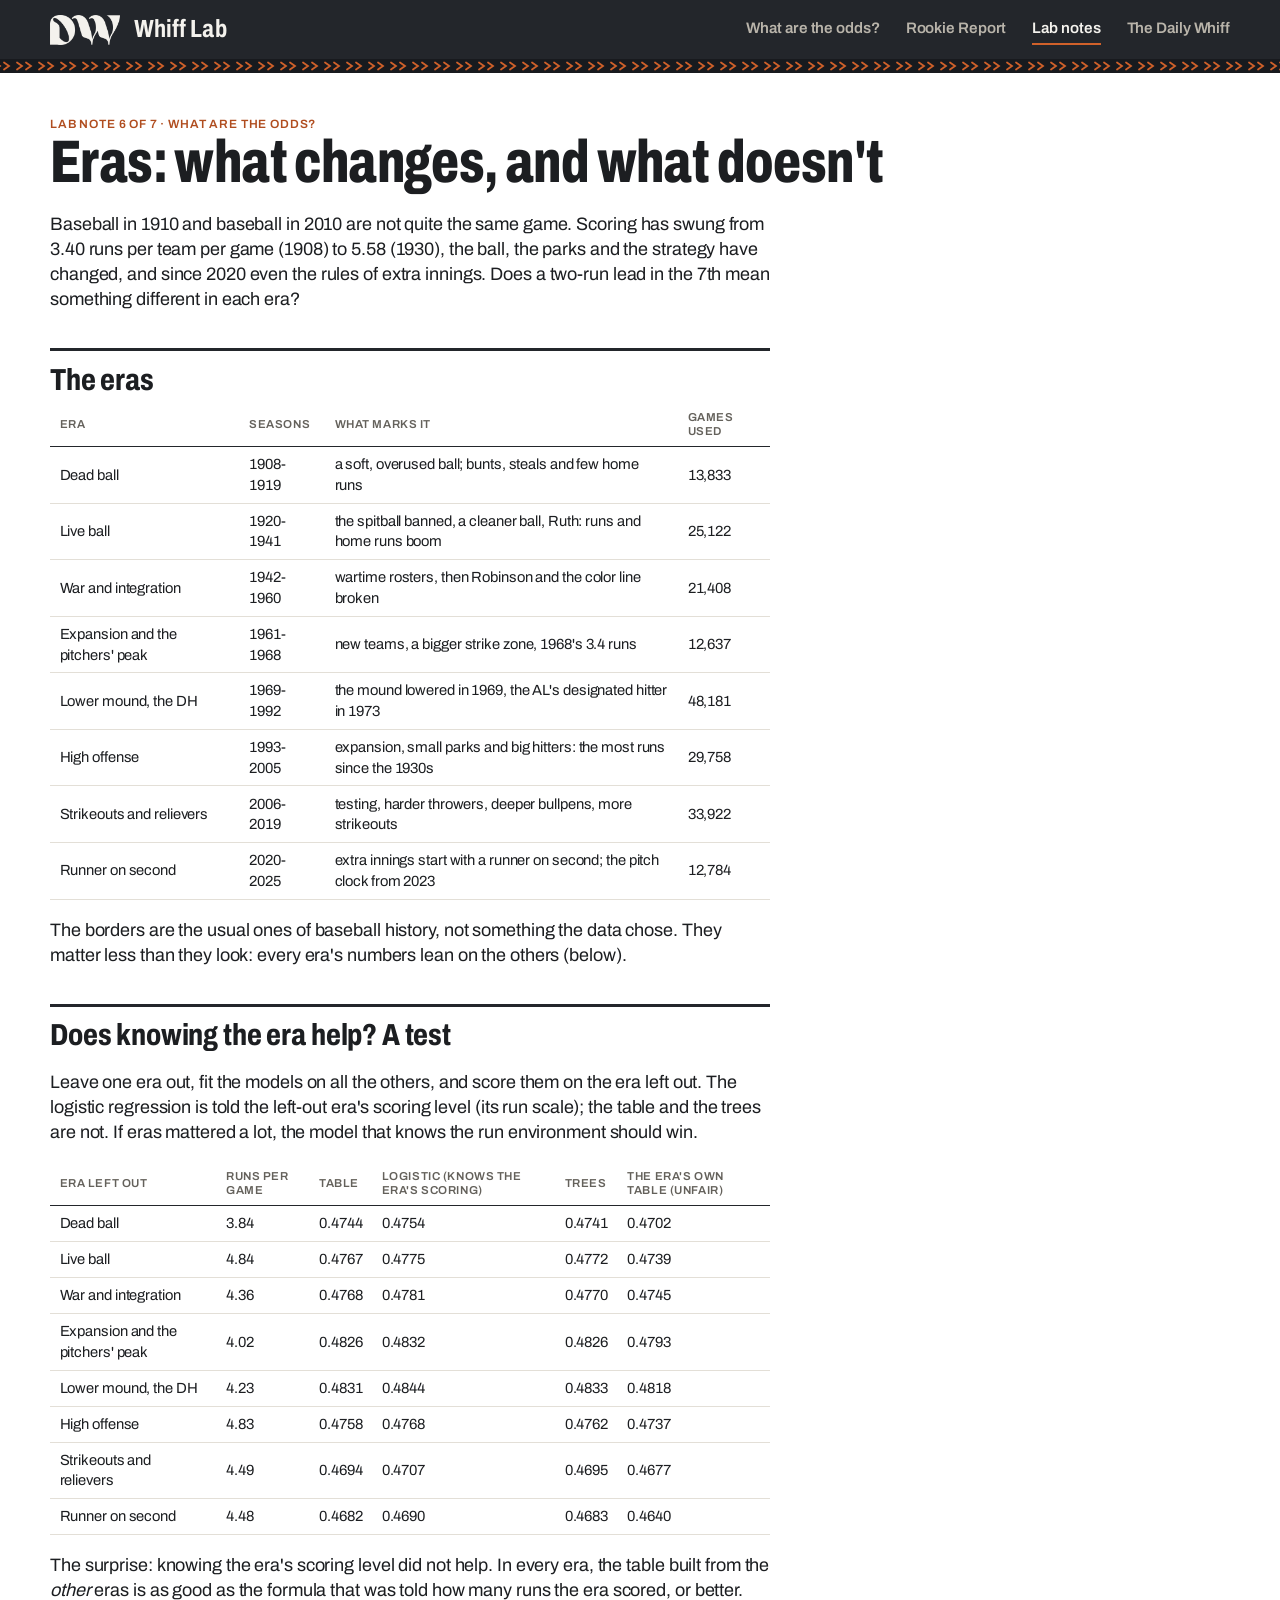
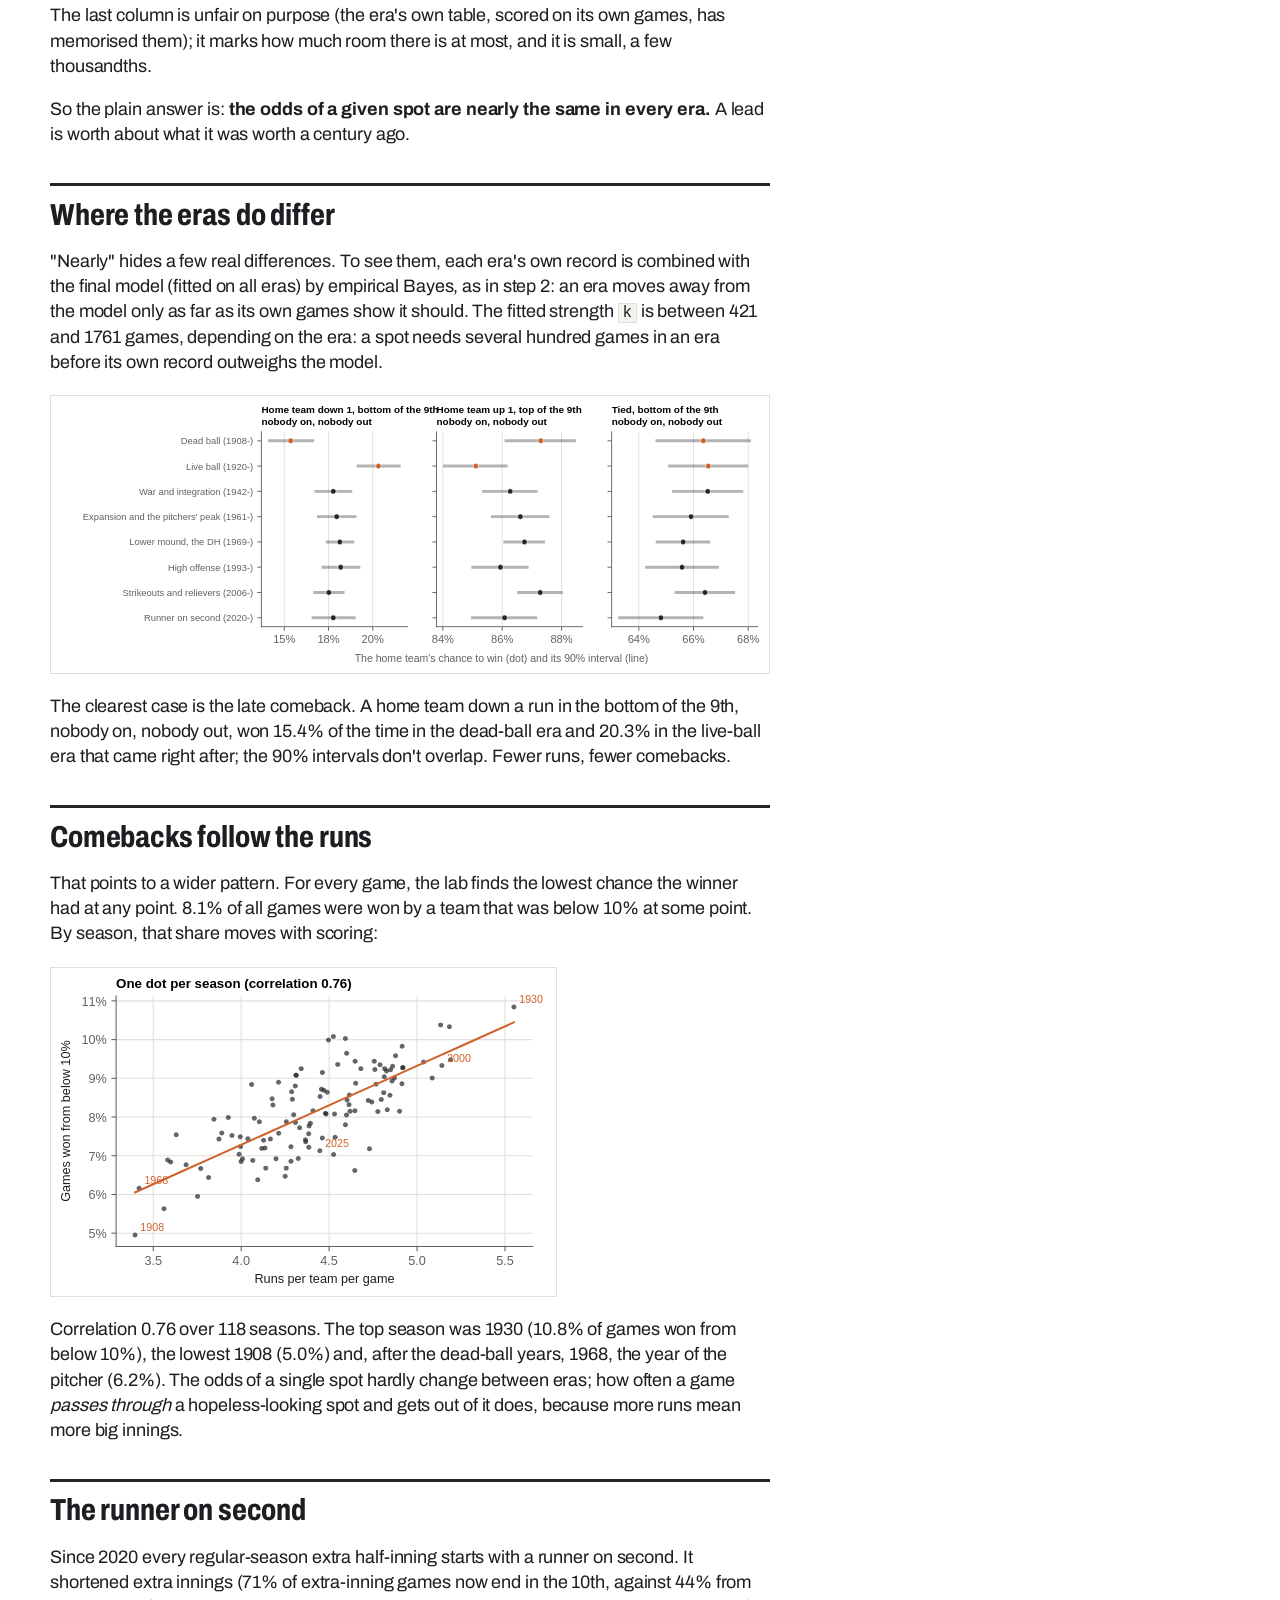
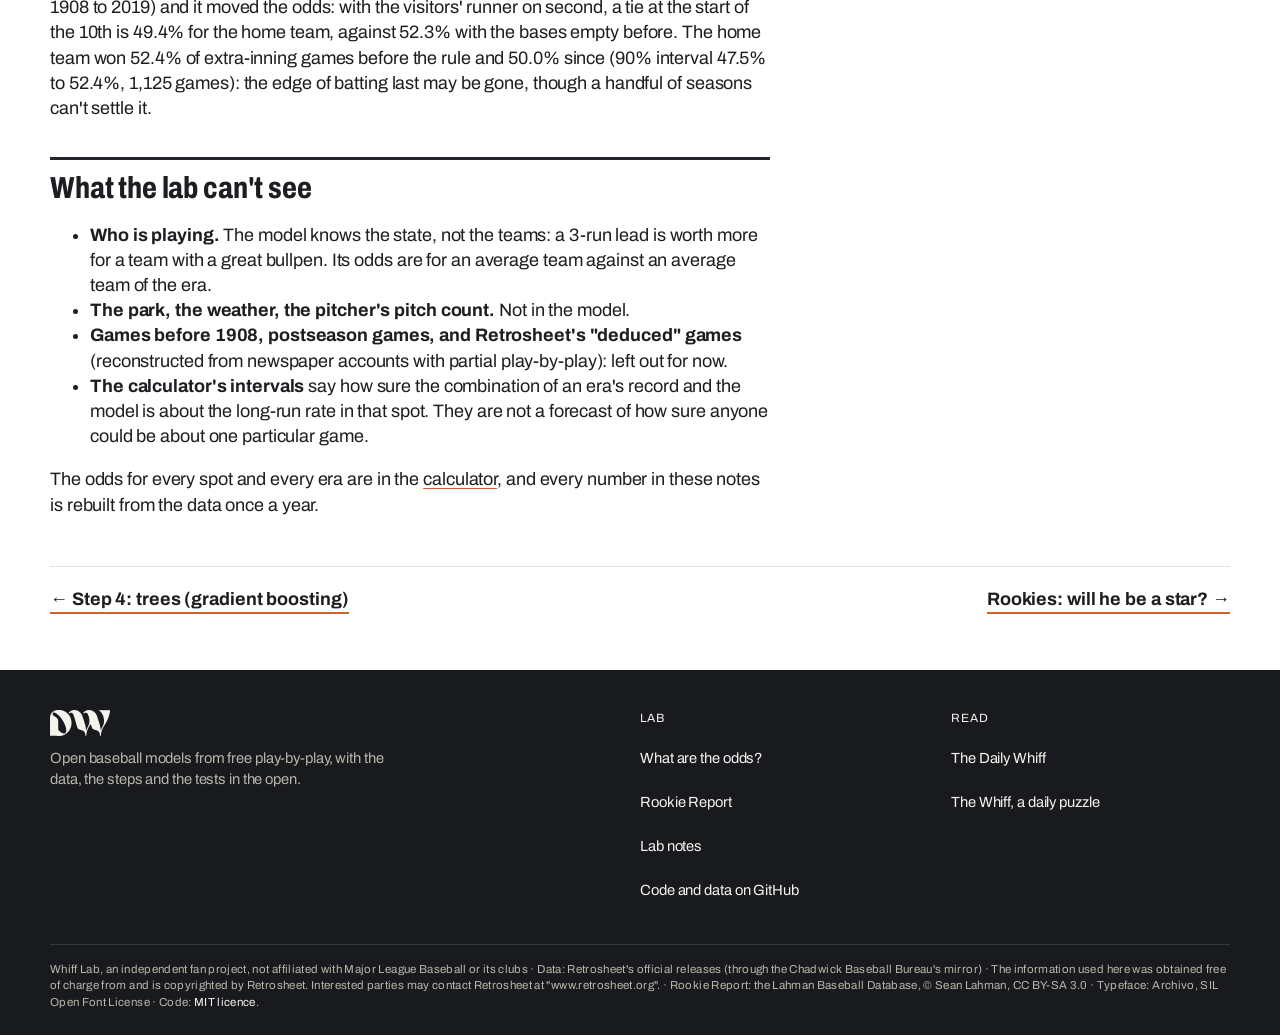
<file: site/notes/06-eras.html>
<!doctype html>
<html lang="en" data-data="../data/">
<head>
<meta charset="utf-8">
<meta name="viewport" content="width=device-width, initial-scale=1">
<title>Eras: what changes, and what doesn&#x27;t · Whiff Lab notes</title>
<meta name="description" content="Baseball in 1910 and baseball in 2010 are not quite the same game. Scoring has swung from 3.40 runs per team per game (1908) to 5.58 (1930), the ball, the parks and the strategy have changed, and since 2020 even the rules of extra innings. Does a two-run lead in the 7th mean something different in each era?">
<link rel="icon" href="../assets/whiff-site-icon.png">
<link rel="preload" href="../assets/fonts/archivo-latin.woff2" as="font" type="font/woff2" crossorigin>
<link rel="stylesheet" href="../assets/lab.css?v=2cb74a474c">
<script>document.documentElement.classList.add("is-js")</script>
</head>
<body>
<header class="lab-header"><div class="wrap lab-header__row">
<a class="lab-brand" href="../"><img src="../assets/whiff-logo-chalk.png" alt="" width="70" height="30"><span>Whiff Lab</span></a>
<nav class="lab-nav" aria-label="Main">
<button class="lab-nav__open" type="button" aria-expanded="false" aria-controls="lab-menu" aria-label="Open menu"><svg width="24" height="24" viewBox="0 0 24 24" aria-hidden="true" focusable="false"><path d="M4 7.5h16M4 12h16M4 16.5h16" stroke="currentColor" stroke-width="1.8" fill="none"/></svg></button>
<div class="lab-nav__panel" id="lab-menu">
<button class="lab-nav__close" type="button" aria-label="Close menu"><svg width="24" height="24" viewBox="0 0 24 24" aria-hidden="true" focusable="false"><path d="M6 6l12 12M18 6L6 18" stroke="currentColor" stroke-width="1.8" fill="none"/></svg></button>
<ul><li><a href="../odds/">What are the odds?</a></li><li><a href="../rookies/">Rookie Report</a></li><li><a href="../notes/" aria-current="page">Lab notes</a></li><li><a href="https://thedailywhiff.com/">The Daily Whiff</a></li></ul>
</div>
</nav>
</div></header>
<div class="lab-seam"></div>
<main class="wrap">
<p class="lab-kicker">Lab note 6 of 7 · What are the odds?</p>
<h1 class="lab-title">Eras: what changes, and what doesn&#x27;t</h1>
<div class="lab-prose">
<p>Baseball in 1910 and baseball in 2010 are not quite the same game. Scoring has swung from 3.40 runs per team per game (1908) to 5.58 (1930), the ball, the parks and the strategy have changed, and since 2020 even the rules of extra innings. Does a two-run lead in the 7th mean something different in each era?</p>
<h2>The eras</h2>
<table>
<thead>
<tr>
<th>Era</th>
<th>Seasons</th>
<th>What marks it</th>
<th>Games used</th>
</tr>
</thead>
<tbody>
<tr>
<td>Dead ball</td>
<td>1908-1919</td>
<td>a soft, overused ball; bunts, steals and few home runs</td>
<td>13,833</td>
</tr>
<tr>
<td>Live ball</td>
<td>1920-1941</td>
<td>the spitball banned, a cleaner ball, Ruth: runs and home runs boom</td>
<td>25,122</td>
</tr>
<tr>
<td>War and integration</td>
<td>1942-1960</td>
<td>wartime rosters, then Robinson and the color line broken</td>
<td>21,408</td>
</tr>
<tr>
<td>Expansion and the pitchers' peak</td>
<td>1961-1968</td>
<td>new teams, a bigger strike zone, 1968's 3.4 runs</td>
<td>12,637</td>
</tr>
<tr>
<td>Lower mound, the DH</td>
<td>1969-1992</td>
<td>the mound lowered in 1969, the AL's designated hitter in 1973</td>
<td>48,181</td>
</tr>
<tr>
<td>High offense</td>
<td>1993-2005</td>
<td>expansion, small parks and big hitters: the most runs since the 1930s</td>
<td>29,758</td>
</tr>
<tr>
<td>Strikeouts and relievers</td>
<td>2006-2019</td>
<td>testing, harder throwers, deeper bullpens, more strikeouts</td>
<td>33,922</td>
</tr>
<tr>
<td>Runner on second</td>
<td>2020-2025</td>
<td>extra innings start with a runner on second; the pitch clock from 2023</td>
<td>12,784</td>
</tr>
</tbody>
</table>
<p>The borders are the usual ones of baseball history, not something the data chose. They matter less than they look: every era's numbers lean on the others (below).</p>
<h2>Does knowing the era help? A test</h2>
<p>Leave one era out, fit the models on all the others, and score them on the era left out. The logistic regression is told the left-out era's scoring level (its run scale); the table and the trees are not. If eras mattered a lot, the model that knows the run environment should win.</p>
<table>
<thead>
<tr>
<th>Era left out</th>
<th>Runs per game</th>
<th>Table</th>
<th>Logistic (knows the era's scoring)</th>
<th>Trees</th>
<th>The era's own table (unfair)</th>
</tr>
</thead>
<tbody>
<tr>
<td>Dead ball</td>
<td>3.84</td>
<td>0.4744</td>
<td>0.4754</td>
<td>0.4741</td>
<td>0.4702</td>
</tr>
<tr>
<td>Live ball</td>
<td>4.84</td>
<td>0.4767</td>
<td>0.4775</td>
<td>0.4772</td>
<td>0.4739</td>
</tr>
<tr>
<td>War and integration</td>
<td>4.36</td>
<td>0.4768</td>
<td>0.4781</td>
<td>0.4770</td>
<td>0.4745</td>
</tr>
<tr>
<td>Expansion and the pitchers' peak</td>
<td>4.02</td>
<td>0.4826</td>
<td>0.4832</td>
<td>0.4826</td>
<td>0.4793</td>
</tr>
<tr>
<td>Lower mound, the DH</td>
<td>4.23</td>
<td>0.4831</td>
<td>0.4844</td>
<td>0.4833</td>
<td>0.4818</td>
</tr>
<tr>
<td>High offense</td>
<td>4.83</td>
<td>0.4758</td>
<td>0.4768</td>
<td>0.4762</td>
<td>0.4737</td>
</tr>
<tr>
<td>Strikeouts and relievers</td>
<td>4.49</td>
<td>0.4694</td>
<td>0.4707</td>
<td>0.4695</td>
<td>0.4677</td>
</tr>
<tr>
<td>Runner on second</td>
<td>4.48</td>
<td>0.4682</td>
<td>0.4690</td>
<td>0.4683</td>
<td>0.4640</td>
</tr>
</tbody>
</table>
<p>The surprise: knowing the era's scoring level did not help. In every era, the table built from the <em>other</em> eras is as good as the formula that was told how many runs the era scored, or better. The last column is unfair on purpose (the era's own table, scored on its own games, has memorised them); it marks how much room there is at most, and it is small, a few thousandths.</p>
<p>So the plain answer is: <strong>the odds of a given spot are nearly the same in every era.</strong> A lead is worth about what it was worth a century ago.</p>
<h2>Where the eras do differ</h2>
<p>"Nearly" hides a few real differences. To see them, each era's own record is combined with the final model (fitted on all eras) by empirical Bayes, as in step 2: an era moves away from the model only as far as its own games show it should. The fitted strength <code>k</code> is between 421 and 1761 games, depending on the era: a spot needs several hundred games in an era before its own record outweighs the model.</p>
<p><img loading="lazy" alt="Three spots across the eras" src="figures/eras.svg" /></p>
<p>The clearest case is the late comeback. A home team down a run in the bottom of the 9th, nobody on, nobody out, won 15.4% of the time in the dead-ball era and 20.3% in the live-ball era that came right after; the 90% intervals don't overlap. Fewer runs, fewer comebacks.</p>
<h2>Comebacks follow the runs</h2>
<p>That points to a wider pattern. For every game, the lab finds the lowest chance the winner had at any point. 8.1% of all games were won by a team that was below 10% at some point. By season, that share moves with scoring:</p>
<p><img loading="lazy" alt="Comebacks and runs per game, one dot per season" src="figures/comebacks.svg" /></p>
<p>Correlation 0.76 over 118 seasons. The top season was 1930 (10.8% of games won from below 10%), the lowest 1908 (5.0%) and, after the dead-ball years, 1968, the year of the pitcher (6.2%). The odds of a single spot hardly change between eras; how often a game <em>passes through</em> a hopeless-looking spot and gets out of it does, because more runs mean more big innings.</p>
<h2>The runner on second</h2>
<p>Since 2020 every regular-season extra half-inning starts with a runner on second. It shortened extra innings (71% of extra-inning games now end in the 10th, against 44% from 1908 to 2019) and it moved the odds: with the visitors' runner on second, a tie at the start of the 10th is 49.4% for the home team, against 52.3% with the bases empty before. The home team won 52.4% of extra-inning games before the rule and 50.0% since (90% interval 47.5% to 52.4%, 1,125 games): the edge of batting last may be gone, though a handful of seasons can't settle it.</p>
<h2>What the lab can't see</h2>
<ul>
<li><strong>Who is playing.</strong> The model knows the state, not the teams: a 3-run lead is worth more for a team with a great bullpen. Its odds are for an average team against an average team of the era.</li>
<li><strong>The park, the weather, the pitcher's pitch count.</strong> Not in the model.</li>
<li><strong>Games before 1908, postseason games, and Retrosheet's "deduced" games</strong> (reconstructed from newspaper accounts with partial play-by-play): left out for now.</li>
<li><strong>The calculator's intervals</strong> say how sure the combination of an era's record and the model is about the long-run rate in that spot. They are not a forecast of how sure anyone could be about one particular game.</li>
</ul>
<p>The odds for every spot and every era are in the <a href="../odds/">calculator</a>, and every number in these notes is rebuilt from the data once a year.</p>
</div>
<nav class="lab-notes-nav" aria-label="Lab notes"><a href="05-boosting.html">← Step 4: trees (gradient boosting)</a><a href="07-rookies.html">Rookies: will he be a star? →</a></nav>
</main>
<footer class="lab-footer"><div class="wrap">
<div class="lab-footer__cols">
<div><img src="../assets/whiff-logo-chalk.png" alt="Whiff Lab" width="60" height="26">
<p class="lab-footer__tagline">Open baseball models from free play-by-play, with the data, the steps and the tests in the open.</p></div>
<div><p class="lab-footer__label">Lab</p><ul class="lab-footer__links">
<li><a href="../odds/">What are the odds?</a></li><li><a href="../rookies/">Rookie Report</a></li>
<li><a href="../notes/">Lab notes</a></li>
<li><a href="https://github.com/Jankozeluh/whiff-lab">Code and data on GitHub</a></li></ul></div>
<div><p class="lab-footer__label">Read</p><ul class="lab-footer__links">
<li><a href="https://thedailywhiff.com/">The Daily Whiff</a></li>
<li><a href="https://thedailywhiff.com/the-whiff/">The Whiff, a daily puzzle</a></li></ul></div>
</div>
<div class="lab-legal">
<p>Whiff Lab, an independent fan project, not affiliated with Major League Baseball or its clubs · Data: Retrosheet's
official releases (through the Chadwick Baseball Bureau's mirror) · The information used here was obtained free of charge from and is copyrighted by Retrosheet.  Interested parties may contact Retrosheet at &quot;www.retrosheet.org&quot;. · Rookie Report:
the Lahman Baseball Database, © Sean Lahman, CC BY-SA 3.0 · Typeface:
Archivo, SIL Open Font License · Code: <a href="https://github.com/Jankozeluh/whiff-lab/blob/main/LICENSE">MIT licence</a>.</p>
</div>
</div></footer>
<script src="../assets/lab.js?v=5cbb02883b" defer></script>
</body>
</html>
</file>
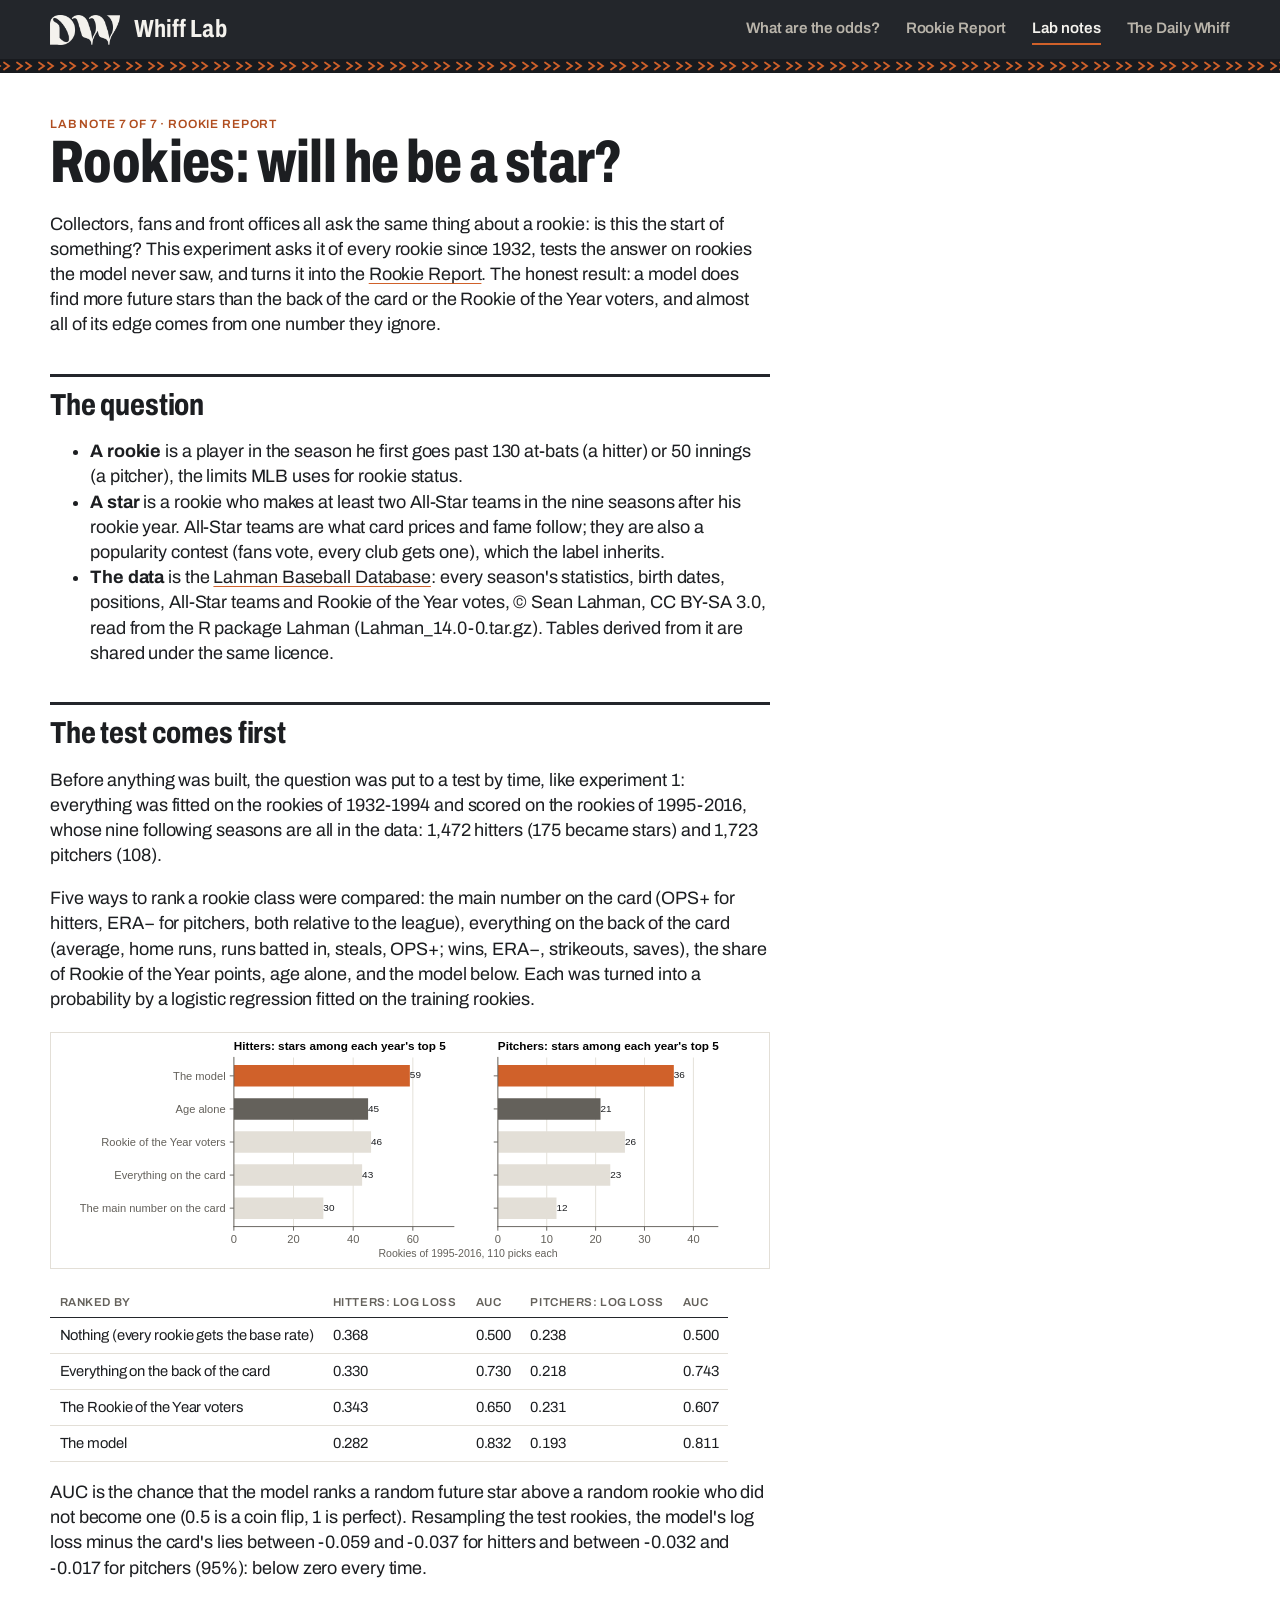
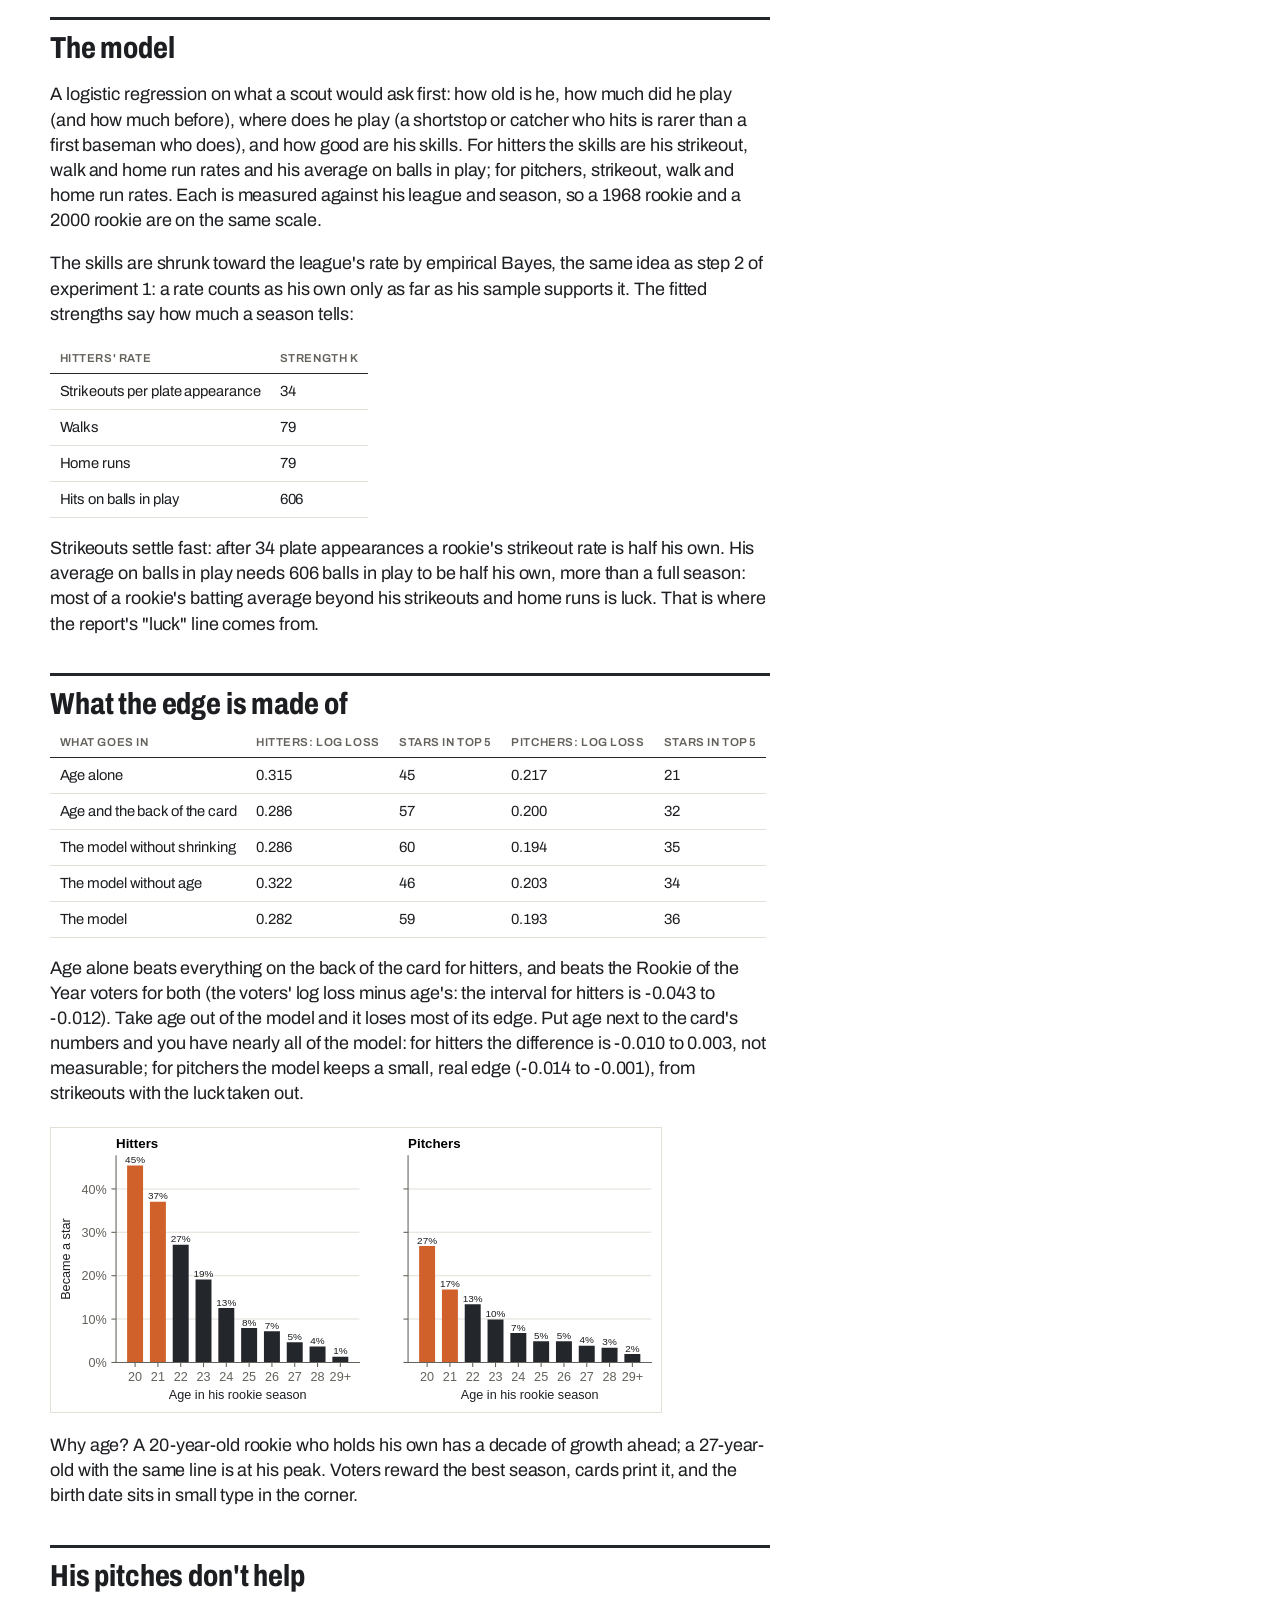
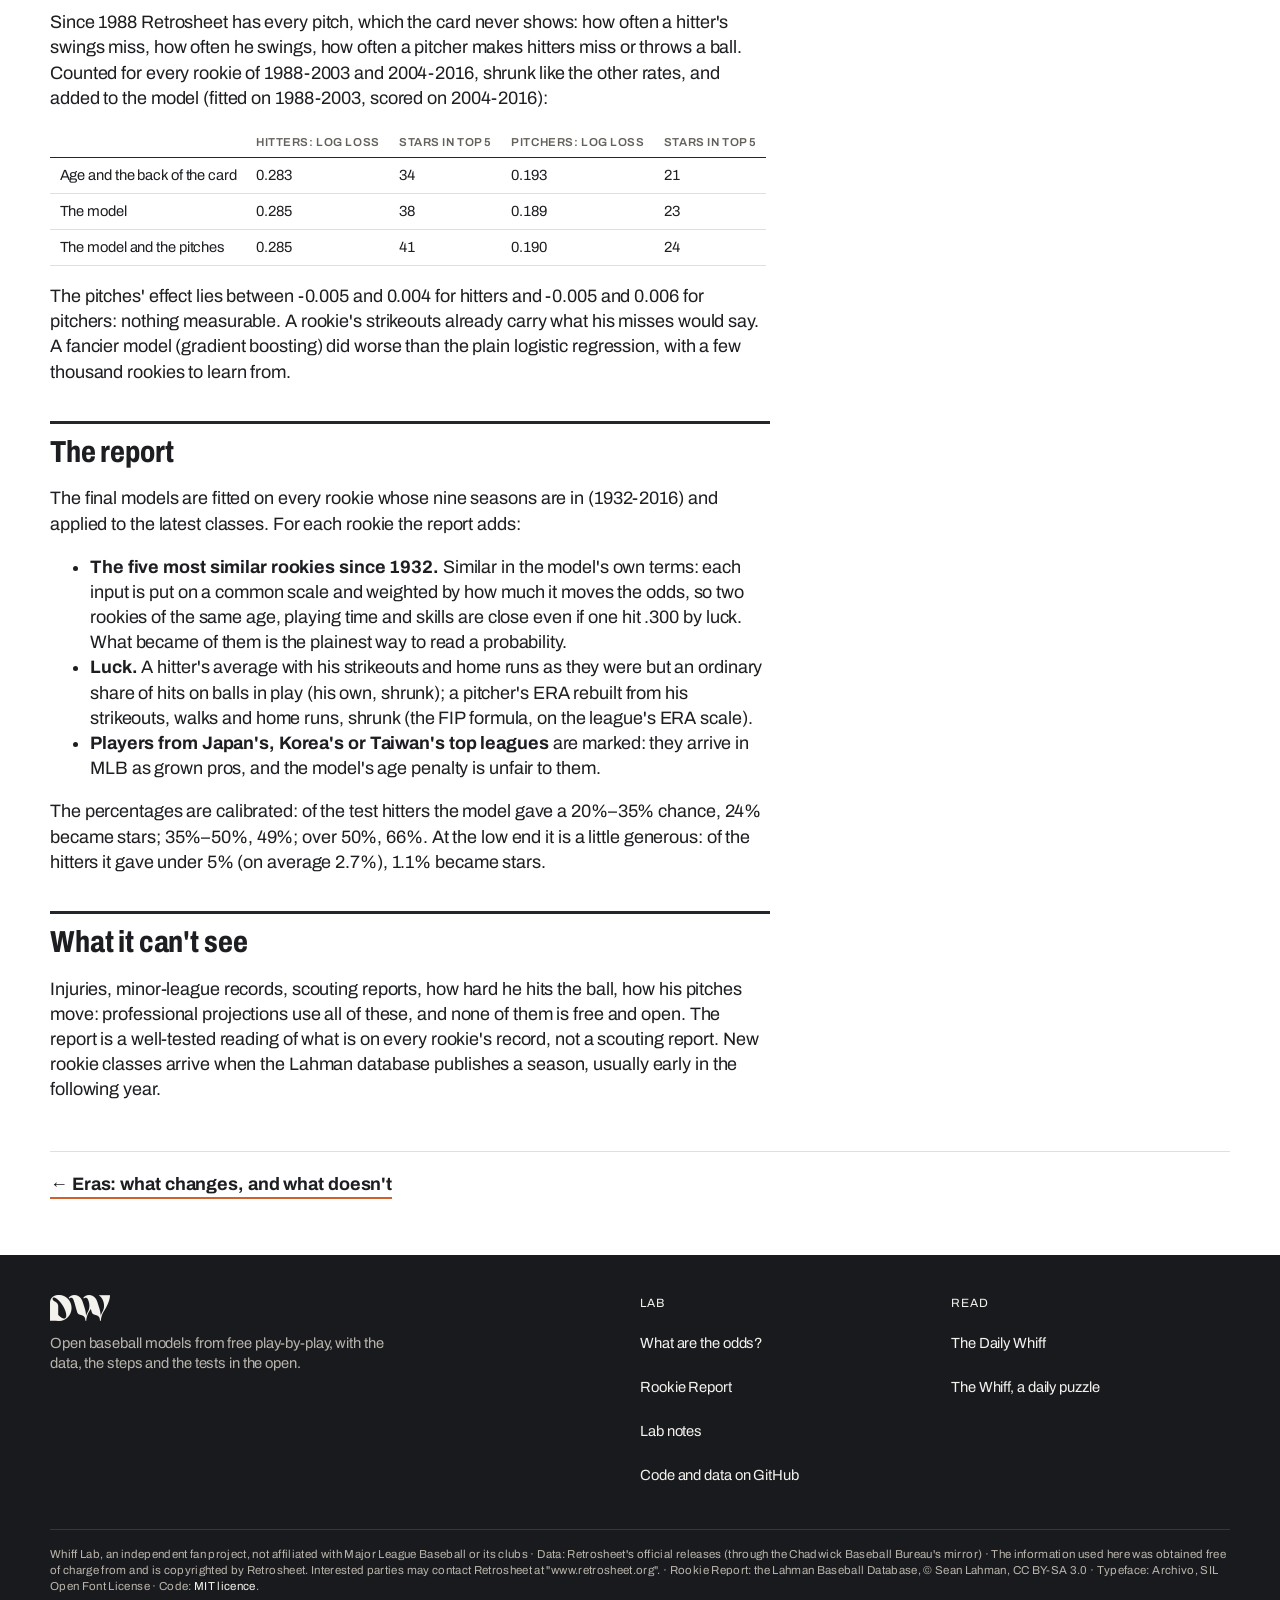
<file: site/notes/07-rookies.html>
<!doctype html>
<html lang="en" data-data="../data/">
<head>
<meta charset="utf-8">
<meta name="viewport" content="width=device-width, initial-scale=1">
<title>Rookies: will he be a star? · Whiff Lab notes</title>
<meta name="description" content="Collectors, fans and front offices all ask the same thing about a rookie: is this the start of something? This experiment asks it of every rookie since 1932, tests the answer on rookies the model never saw, and turns it into the Rookie Report. The honest result: a model does find more future stars than the back of the card or the Rookie of the Year voters, and almost all of its edge comes from one number they ignore.">
<link rel="icon" href="../assets/whiff-site-icon.png">
<link rel="preload" href="../assets/fonts/archivo-latin.woff2" as="font" type="font/woff2" crossorigin>
<link rel="stylesheet" href="../assets/lab.css?v=2cb74a474c">
<script>document.documentElement.classList.add("is-js")</script>
</head>
<body>
<header class="lab-header"><div class="wrap lab-header__row">
<a class="lab-brand" href="../"><img src="../assets/whiff-logo-chalk.png" alt="" width="70" height="30"><span>Whiff Lab</span></a>
<nav class="lab-nav" aria-label="Main">
<button class="lab-nav__open" type="button" aria-expanded="false" aria-controls="lab-menu" aria-label="Open menu"><svg width="24" height="24" viewBox="0 0 24 24" aria-hidden="true" focusable="false"><path d="M4 7.5h16M4 12h16M4 16.5h16" stroke="currentColor" stroke-width="1.8" fill="none"/></svg></button>
<div class="lab-nav__panel" id="lab-menu">
<button class="lab-nav__close" type="button" aria-label="Close menu"><svg width="24" height="24" viewBox="0 0 24 24" aria-hidden="true" focusable="false"><path d="M6 6l12 12M18 6L6 18" stroke="currentColor" stroke-width="1.8" fill="none"/></svg></button>
<ul><li><a href="../odds/">What are the odds?</a></li><li><a href="../rookies/">Rookie Report</a></li><li><a href="../notes/" aria-current="page">Lab notes</a></li><li><a href="https://thedailywhiff.com/">The Daily Whiff</a></li></ul>
</div>
</nav>
</div></header>
<div class="lab-seam"></div>
<main class="wrap">
<p class="lab-kicker">Lab note 7 of 7 · Rookie Report</p>
<h1 class="lab-title">Rookies: will he be a star?</h1>
<div class="lab-prose">
<p>Collectors, fans and front offices all ask the same thing about a rookie: is this the start of something? This experiment asks it of every rookie since 1932, tests the answer on rookies the model never saw, and turns it into the <a href="../rookies/">Rookie Report</a>. The honest result: a model does find more future stars than the back of the card or the Rookie of the Year voters, and almost all of its edge comes from one number they ignore.</p>
<h2>The question</h2>
<ul>
<li><strong>A rookie</strong> is a player in the season he first goes past 130 at-bats (a hitter) or 50 innings (a pitcher), the limits MLB uses for rookie status.</li>
<li><strong>A star</strong> is a rookie who makes at least two All-Star teams in the nine seasons after his rookie year. All-Star teams are what card prices and fame follow; they are also a popularity contest (fans vote, every club gets one), which the label inherits.</li>
<li><strong>The data</strong> is the <a href="https://sabr.org/lahman-database/">Lahman Baseball Database</a>: every season's statistics, birth dates, positions, All-Star teams and Rookie of the Year votes, © Sean Lahman, CC BY-SA 3.0, read from the R package Lahman (Lahman_14.0-0.tar.gz). Tables derived from it are shared under the same licence.</li>
</ul>
<h2>The test comes first</h2>
<p>Before anything was built, the question was put to a test by time, like experiment 1: everything was fitted on the rookies of 1932-1994 and scored on the rookies of 1995-2016, whose nine following seasons are all in the data: 1,472 hitters (175 became stars) and 1,723 pitchers (108).</p>
<p>Five ways to rank a rookie class were compared: the main number on the card (OPS+ for hitters, ERA− for pitchers, both relative to the league), everything on the back of the card (average, home runs, runs batted in, steals, OPS+; wins, ERA−, strikeouts, saves), the share of Rookie of the Year points, age alone, and the model below. Each was turned into a probability by a logistic regression fitted on the training rookies.</p>
<p><img loading="lazy" alt="Stars among each year's five highest-ranked rookies" src="figures/rookie_test.svg" /></p>
<table>
<thead>
<tr>
<th>Ranked by</th>
<th>Hitters: log loss</th>
<th>AUC</th>
<th>Pitchers: log loss</th>
<th>AUC</th>
</tr>
</thead>
<tbody>
<tr>
<td>Nothing (every rookie gets the base rate)</td>
<td>0.368</td>
<td>0.500</td>
<td>0.238</td>
<td>0.500</td>
</tr>
<tr>
<td>Everything on the back of the card</td>
<td>0.330</td>
<td>0.730</td>
<td>0.218</td>
<td>0.743</td>
</tr>
<tr>
<td>The Rookie of the Year voters</td>
<td>0.343</td>
<td>0.650</td>
<td>0.231</td>
<td>0.607</td>
</tr>
<tr>
<td>The model</td>
<td>0.282</td>
<td>0.832</td>
<td>0.193</td>
<td>0.811</td>
</tr>
</tbody>
</table>
<p>AUC is the chance that the model ranks a random future star above a random rookie who did not become one (0.5 is a coin flip, 1 is perfect). Resampling the test rookies, the model's log loss minus the card's lies between -0.059 and -0.037 for hitters and between -0.032 and -0.017 for pitchers (95%): below zero every time.</p>
<h2>The model</h2>
<p>A logistic regression on what a scout would ask first: how old is he, how much did he play (and how much before), where does he play (a shortstop or catcher who hits is rarer than a first baseman who does), and how good are his skills. For hitters the skills are his strikeout, walk and home run rates and his average on balls in play; for pitchers, strikeout, walk and home run rates. Each is measured against his league and season, so a 1968 rookie and a 2000 rookie are on the same scale.</p>
<p>The skills are shrunk toward the league's rate by empirical Bayes, the same idea as step 2 of experiment 1: a rate counts as his own only as far as his sample supports it. The fitted strengths say how much a season tells:</p>
<table>
<thead>
<tr>
<th>Hitters' rate</th>
<th>Strength k</th>
</tr>
</thead>
<tbody>
<tr>
<td>Strikeouts per plate appearance</td>
<td>34</td>
</tr>
<tr>
<td>Walks</td>
<td>79</td>
</tr>
<tr>
<td>Home runs</td>
<td>79</td>
</tr>
<tr>
<td>Hits on balls in play</td>
<td>606</td>
</tr>
</tbody>
</table>
<p>Strikeouts settle fast: after 34 plate appearances a rookie's strikeout rate is half his own. His average on balls in play needs 606 balls in play to be half his own, more than a full season: most of a rookie's batting average beyond his strikeouts and home runs is luck. That is where the report's "luck" line comes from.</p>
<h2>What the edge is made of</h2>
<table>
<thead>
<tr>
<th>What goes in</th>
<th>Hitters: log loss</th>
<th>stars in top 5</th>
<th>Pitchers: log loss</th>
<th>stars in top 5</th>
</tr>
</thead>
<tbody>
<tr>
<td>Age alone</td>
<td>0.315</td>
<td>45</td>
<td>0.217</td>
<td>21</td>
</tr>
<tr>
<td>Age and the back of the card</td>
<td>0.286</td>
<td>57</td>
<td>0.200</td>
<td>32</td>
</tr>
<tr>
<td>The model without shrinking</td>
<td>0.286</td>
<td>60</td>
<td>0.194</td>
<td>35</td>
</tr>
<tr>
<td>The model without age</td>
<td>0.322</td>
<td>46</td>
<td>0.203</td>
<td>34</td>
</tr>
<tr>
<td>The model</td>
<td>0.282</td>
<td>59</td>
<td>0.193</td>
<td>36</td>
</tr>
</tbody>
</table>
<p>Age alone beats everything on the back of the card for hitters, and beats the Rookie of the Year voters for both (the voters' log loss minus age's: the interval for hitters is -0.043 to -0.012). Take age out of the model and it loses most of its edge. Put age next to the card's numbers and you have nearly all of the model: for hitters the difference is -0.010 to 0.003, not measurable; for pitchers the model keeps a small, real edge (-0.014 to -0.001), from strikeouts with the luck taken out.</p>
<p><img loading="lazy" alt="The share of rookies who became stars, by age" src="figures/rookie_ages.svg" /></p>
<p>Why age? A 20-year-old rookie who holds his own has a decade of growth ahead; a 27-year-old with the same line is at his peak. Voters reward the best season, cards print it, and the birth date sits in small type in the corner.</p>
<h2>His pitches don't help</h2>
<p>Since 1988 Retrosheet has every pitch, which the card never shows: how often a hitter's swings miss, how often he swings, how often a pitcher makes hitters miss or throws a ball. Counted for every rookie of 1988-2003 and 2004-2016, shrunk like the other rates, and added to the model (fitted on 1988-2003, scored on 2004-2016):</p>
<table>
<thead>
<tr>
<th></th>
<th>Hitters: log loss</th>
<th>stars in top 5</th>
<th>Pitchers: log loss</th>
<th>stars in top 5</th>
</tr>
</thead>
<tbody>
<tr>
<td>Age and the back of the card</td>
<td>0.283</td>
<td>34</td>
<td>0.193</td>
<td>21</td>
</tr>
<tr>
<td>The model</td>
<td>0.285</td>
<td>38</td>
<td>0.189</td>
<td>23</td>
</tr>
<tr>
<td>The model and the pitches</td>
<td>0.285</td>
<td>41</td>
<td>0.190</td>
<td>24</td>
</tr>
</tbody>
</table>
<p>The pitches' effect lies between -0.005 and 0.004 for hitters and -0.005 and 0.006 for pitchers: nothing measurable. A rookie's strikeouts already carry what his misses would say. A fancier model (gradient boosting) did worse than the plain logistic regression, with a few thousand rookies to learn from.</p>
<h2>The report</h2>
<p>The final models are fitted on every rookie whose nine seasons are in (1932-2016) and applied to the latest classes. For each rookie the report adds:</p>
<ul>
<li><strong>The five most similar rookies since 1932.</strong> Similar in the model's own terms: each input is put on a common scale and weighted by how much it moves the odds, so two rookies of the same age, playing time and skills are close even if one hit .300 by luck. What became of them is the plainest way to read a probability.</li>
<li><strong>Luck.</strong> A hitter's average with his strikeouts and home runs as they were but an ordinary share of hits on balls in play (his own, shrunk); a pitcher's ERA rebuilt from his strikeouts, walks and home runs, shrunk (the FIP formula, on the league's ERA scale).</li>
<li><strong>Players from Japan's, Korea's or Taiwan's top leagues</strong> are marked: they arrive in MLB as grown pros, and the model's age penalty is unfair to them.</li>
</ul>
<p>The percentages are calibrated: of the test hitters the model gave a 20%–35% chance, 24% became stars; 35%–50%, 49%; over 50%, 66%. At the low end it is a little generous: of the hitters it gave under 5% (on average 2.7%), 1.1% became stars.</p>
<h2>What it can't see</h2>
<p>Injuries, minor-league records, scouting reports, how hard he hits the ball, how his pitches move: professional projections use all of these, and none of them is free and open. The report is a well-tested reading of what is on every rookie's record, not a scouting report. New rookie classes arrive when the Lahman database publishes a season, usually early in the following year.</p>
</div>
<nav class="lab-notes-nav" aria-label="Lab notes"><a href="06-eras.html">← Eras: what changes, and what doesn&#x27;t</a><span></span></nav>
</main>
<footer class="lab-footer"><div class="wrap">
<div class="lab-footer__cols">
<div><img src="../assets/whiff-logo-chalk.png" alt="Whiff Lab" width="60" height="26">
<p class="lab-footer__tagline">Open baseball models from free play-by-play, with the data, the steps and the tests in the open.</p></div>
<div><p class="lab-footer__label">Lab</p><ul class="lab-footer__links">
<li><a href="../odds/">What are the odds?</a></li><li><a href="../rookies/">Rookie Report</a></li>
<li><a href="../notes/">Lab notes</a></li>
<li><a href="https://github.com/Jankozeluh/whiff-lab">Code and data on GitHub</a></li></ul></div>
<div><p class="lab-footer__label">Read</p><ul class="lab-footer__links">
<li><a href="https://thedailywhiff.com/">The Daily Whiff</a></li>
<li><a href="https://thedailywhiff.com/the-whiff/">The Whiff, a daily puzzle</a></li></ul></div>
</div>
<div class="lab-legal">
<p>Whiff Lab, an independent fan project, not affiliated with Major League Baseball or its clubs · Data: Retrosheet's
official releases (through the Chadwick Baseball Bureau's mirror) · The information used here was obtained free of charge from and is copyrighted by Retrosheet.  Interested parties may contact Retrosheet at &quot;www.retrosheet.org&quot;. · Rookie Report:
the Lahman Baseball Database, © Sean Lahman, CC BY-SA 3.0 · Typeface:
Archivo, SIL Open Font License · Code: <a href="https://github.com/Jankozeluh/whiff-lab/blob/main/LICENSE">MIT licence</a>.</p>
</div>
</div></footer>
<script src="../assets/lab.js?v=5cbb02883b" defer></script>
</body>
</html>
</file>
<file: site/assets/lab.css>
/* Whiff Lab in The Daily Whiff's Graphite look: graphite bands, a leather-orange accent, one typeface (Archivo:
   condensed headings, normal-width text, small uppercase labels), one content width (1200px) on every page. */
@font-face { font-family: Archivo; font-style: normal; font-weight: 100 900; font-stretch: 62% 125%; font-display: swap;
  src: url("fonts/archivo-latin.woff2") format("woff2");
  unicode-range: U+0000-00FF, U+0131, U+0152-0153, U+02BB-02BC, U+02C6, U+02DA, U+02DC, U+0304, U+0308, U+0329, U+2000-206F, U+20AC, U+2122, U+2191, U+2193, U+2212, U+2215, U+FEFF, U+FFFD; }
@font-face { font-family: Archivo; font-style: normal; font-weight: 100 900; font-stretch: 62% 125%; font-display: swap;
  src: url("fonts/archivo-latin-ext.woff2") format("woff2");
  unicode-range: U+0100-02BA, U+02BD-02C5, U+02C7-02CC, U+02CE-02D7, U+02DD-02FF, U+0304, U+0308, U+0329, U+1D00-1DBF, U+1E00-1E9F, U+1EF2-1EFF, U+2020, U+20A0-20AB, U+20AD-20C0, U+2113, U+2C60-2C7F, U+A720-A7FF; }

:root {
  --graphite: #23262b; --graphite-deep: #181a1e; --chalk: #f4f2ed; --chalk-dim: #b9b4aa;
  --leather: #d0612a; --leather-text: #b04d1f; --ink: #1c1e21; --muted: #64615b; --rule: #e3dfd7; --paper: #f5f3ee;
  --font: Archivo, "Arial Narrow", sans-serif;
  --gutter: clamp(30px, 5vw, 50px);
  --label: 600 .72rem/1.2 var(--font);
  --seam: url("data:image/svg+xml,%3Csvg xmlns='http://www.w3.org/2000/svg' width='22' height='14' viewBox='0 0 22 14'%3E%3Cpath d='M4 3.5 L9 7 L4 10.5 M13 3.5 L18 7 L13 10.5' fill='none' stroke='black' stroke-width='1.8' stroke-linecap='round'/%3E%3C/svg%3E");
}
*, *::before, *::after { box-sizing: border-box; }
html { -webkit-text-size-adjust: 100%; }
body { margin: 0; background: #fff; color: var(--ink); font-family: var(--font); font-weight: 400;
  font-size: clamp(1rem, 1rem + ((1vw - .2rem) * .227), 1.125rem); line-height: 1.4; letter-spacing: -.1px;
  display: flex; flex-direction: column; min-height: 100vh; min-height: 100dvh; }
:where(h1, h2, h3, h4) { font-stretch: 82%; font-weight: 700; letter-spacing: -.005em; line-height: 1.1; text-wrap: balance; }
a { color: var(--ink); text-decoration-color: var(--leather); text-underline-offset: 3px; }
a:hover { color: var(--leather-text); }
img, svg { max-width: 100%; }
table, .num { font-variant-numeric: tabular-nums; }
.wrap { width: 100%; max-width: calc(1200px + 2 * var(--gutter)); margin-inline: auto; padding-inline: var(--gutter); }
[hidden] { display: none !important; }
.screen-reader-text { position: absolute; width: 1px; height: 1px; overflow: hidden; clip: rect(0 0 0 0); white-space: nowrap; }
:focus-visible { outline: 2px solid var(--leather); outline-offset: 2px; }

/* header: graphite band, one row on every width; the seam (a row of baseball stitches) under it */
.lab-header { background: var(--graphite); color: var(--chalk); padding-block: 14px; }
.lab-header__row { display: flex; align-items: center; justify-content: space-between; gap: 16px; }
.lab-brand { display: flex; align-items: center; gap: 14px; min-width: 0; color: inherit; text-decoration: none; }
.lab-brand:hover { color: inherit; }
.lab-brand img { height: 30px; width: auto; display: block; }
.lab-brand span { font-stretch: 78%; font-weight: 700; font-size: 1.55rem; line-height: 1; letter-spacing: .005em; white-space: nowrap; }
.lab-nav ul { display: flex; gap: 26px; list-style: none; margin: 0; padding: 0; font-size: .95rem; font-weight: 600; }
.lab-nav a { display: inline-block; padding-block: 4px; color: var(--chalk-dim); text-decoration: none; border-bottom: 2px solid transparent; white-space: nowrap; }
.lab-nav a:hover, .lab-nav a[aria-current="page"] { color: var(--chalk); border-bottom-color: var(--leather); }
.lab-nav__open, .lab-nav__close { display: none; }
.lab-seam { height: 14px; background: var(--graphite-deep); position: relative; }
.lab-seam::before { content: ""; position: absolute; inset: 0; background: var(--leather); -webkit-mask: var(--seam) repeat-x center; mask: var(--seam) repeat-x center; }
@media (max-width: 900px) { .lab-nav ul { gap: 16px; font-size: .9rem; } }
/* the phone menu: one left-aligned column on a graphite overlay */
@media (max-width: 600px) {
  .lab-brand img { height: 24px; }
  .lab-brand span { font-size: 1.3rem; }
  .is-js .lab-nav__open { display: grid; place-items: center; width: 44px; height: 44px; margin: -10px -10px -10px 0; padding: 0; border: 0; background: none; color: var(--chalk); cursor: pointer; }
  .is-js .lab-nav__panel { display: none; }
  .is-js .lab-nav.is-open .lab-nav__panel { display: block; position: fixed; inset: 0; z-index: 50; background: var(--graphite); padding: 3.5rem 1.5rem 2rem; overflow-y: auto; }
  .is-js .lab-nav.is-open .lab-nav__close { display: grid; place-items: center; position: absolute; top: .5rem; right: .75rem; width: 44px; height: 44px; border: 0; background: none; color: var(--chalk); cursor: pointer; }
  .is-js .lab-nav ul { flex-direction: column; gap: 1.1rem; }
  .is-js .lab-nav.is-open a { color: var(--chalk); font-size: 1.5rem; }
  .lab-nav ul { flex-wrap: wrap; gap: 6px 16px; }
}

/* page */
main { flex: 1 0 auto; padding-block: 2.75rem 3.5rem; }
.lab-title { margin: 0 0 1.25rem; font-stretch: 72%; font-weight: 800; font-size: clamp(2.25rem, 5vw, 3.75rem); line-height: 1; letter-spacing: -.01em; }
.lab-display { margin: 0; font-stretch: 72%; font-weight: 800; font-size: clamp(2.5rem, 6vw, 4.5rem); line-height: .95; letter-spacing: -.01em; text-wrap: balance; }
.lab-intro { max-width: 62ch; margin: 0 0 1.5rem; font-size: clamp(1.125rem, 1.125rem + ((1vw - .2rem) * .455), 1.375rem); line-height: 1.4; }
.lab-lede { max-width: 62ch; color: var(--muted); }
.lab-kicker { margin: 0; font: var(--label); font-size: .75rem; letter-spacing: .07em; text-transform: uppercase; color: var(--leather-text); }
.lab-label { display: flex; align-items: center; gap: 14px; margin-block: 2rem 1rem; font-size: .75rem; font-weight: 600; letter-spacing: .08em; text-transform: uppercase; color: var(--muted); }
.lab-label::after { content: ""; flex: 1; height: 1px; background: var(--rule); }
.lab-more { font-weight: 700; color: var(--ink); text-decoration: none; border-bottom: 2px solid var(--leather); padding-bottom: 2px; }
.lab-more:hover { color: var(--leather-text); }
.lab-note { margin: .4rem 0 0; font-size: .78rem; line-height: 1.45; color: var(--muted); }
.lab-credit { margin-top: 2.5rem; font-size: .8rem; color: var(--muted); max-width: 90ch; }
.lab-facts { list-style: none; margin: 0; padding: 14px 0 0; border-top: 1px solid var(--rule); display: grid; gap: 6px; font-size: .75rem; letter-spacing: .04em; text-transform: uppercase; color: var(--muted); }
.lab-facts li { display: flex; gap: .75em; }
.lab-facts strong { flex: 0 0 6.5em; font-weight: 600; color: var(--leather-text); }

/* home: the intro (display title and facts row), then one card per experiment */
.lab-home__intro { display: grid; gap: 2.5rem; margin-bottom: 1rem; }
@media (min-width: 782px) { .lab-home__intro { grid-template-columns: minmax(0, 3fr) minmax(0, 2fr); align-items: end; } }
.lab-card { margin-block-start: 2rem; padding: 1rem 1.25rem 1.1rem; background: var(--paper); border: 1px solid var(--rule); border-top: 3px solid var(--leather); }
.lab-card > * { margin-block: 0; }
.lab-card__title { margin-block: .45rem .5rem; font-stretch: 80%; font-weight: 700; font-size: clamp(1.45rem, 2.6vw, 1.9rem); line-height: 1.06; }
.lab-card__title a { color: inherit; text-decoration: none; }
.lab-card__title a:hover { text-decoration: underline; text-decoration-color: var(--leather); text-underline-offset: 4px; }
.lab-card__text { margin-block: .25rem .9rem; max-width: 62ch; }
.lab-card ul.lab-card__finds { margin: 0 0 1rem; padding-left: 1.1rem; max-width: 70ch; }
.lab-card ul.lab-card__finds li { margin: .2rem 0; }

/* sections: a graphite rule over each heading */
.lab-sec { margin-top: 3rem; scroll-margin-top: 1rem; }
.lab-sec > h2 { margin: 0 0 .35rem; padding-top: .8rem; border-top: 3px solid var(--graphite); font-stretch: 78%; font-weight: 750; font-size: clamp(1.6rem, 3.4vw, 2.2rem); line-height: 1.05; }
.lab-sec h3 { margin: 1.75rem 0 .5rem; font-stretch: 84%; font-size: 1.15rem; }
.lab-sec > p, .lab-sec li { max-width: 68ch; }
.lab-jump { display: flex; flex-wrap: wrap; gap: .1rem 1.3rem; list-style: none; margin: 1.5rem 0 0; padding: .6rem 1rem .5rem; background: var(--graphite); border-bottom: 3px solid var(--leather); }
.lab-jump a { display: inline-block; padding: .15rem 0; min-height: 0; border-bottom: 2px solid transparent; color: var(--chalk-dim); font: var(--label); letter-spacing: .08em; text-transform: uppercase; text-decoration: none; white-space: nowrap; line-height: 2; }
.lab-jump a:hover { color: var(--chalk); border-bottom-color: var(--leather); }

/* tables: labels left, numbers right; a wide table scrolls inside its own box, never the page */
.lab-table { overflow-x: auto; max-width: 100%; margin: 1rem 0 .25rem; }
.lab-table table { border-collapse: collapse; min-width: 100%; font-size: .92rem; }
.lab-table th, .lab-table td { padding: .5rem .6rem; border-bottom: 1px solid var(--rule); text-align: left; vertical-align: top; }
.lab-table thead th { font: var(--label); letter-spacing: .05em; text-transform: uppercase; color: var(--muted); vertical-align: bottom; border-bottom: 1px solid var(--graphite); }
.lab-table tbody th { font-weight: 600; }
.lab-table .num { text-align: right; white-space: nowrap; }
.lab-table .nw { white-space: nowrap; }
.lab-table tr.is-best td { font-weight: 700; }
.lab-table td small { color: var(--muted); font-size: .85em; }
@media (min-width: 782px) { .lab-table table { width: 100%; } }

/* charts */
.lab-ch { margin: 1.25rem 0 .75rem; }
.lab-ch svg { display: block; width: 100%; height: auto; overflow: visible; font-family: var(--font); }
.lab-ch figcaption, .lab-fig figcaption { margin-top: .4rem; font-size: .78rem; line-height: 1.45; color: var(--muted); }
.ch-grid { stroke: var(--rule); stroke-width: 1; }
.ch-axis { stroke: var(--muted); stroke-width: 1; }
.ch-tick { fill: var(--muted); font-size: 11px; font-variant-numeric: tabular-nums; }
.ch-label { fill: var(--ink); font-size: 11px; font-weight: 600; font-variant-numeric: tabular-nums; }
.ch-line { fill: none; stroke: var(--ink); stroke-width: 1.6; stroke-linejoin: round; stroke-linecap: round; }
.ch-line.is-accent { stroke: var(--leather); stroke-width: 2.2; }
.ch-dot { fill: var(--graphite); stroke: #fff; stroke-width: 1; }
.ch-dot.is-now { fill: var(--leather); }
.ch-range { stroke: var(--graphite); stroke-width: 2; stroke-opacity: .35; }
.ch-range.is-now { stroke: var(--leather); stroke-opacity: .7; }
.ch-bar { fill: var(--graphite); fill-opacity: .2; }
.ch-cut { stroke: var(--muted); stroke-width: 1; stroke-dasharray: 3 3; }
.lab-fig { margin: 1.25rem 0 1rem; }
.lab-fig svg { display: block; width: 100%; height: auto; }

/* footer: graphite deep */
.lab-footer { background: var(--graphite-deep); color: var(--chalk-dim); font-size: .92rem; padding-block: 2.5rem 1.25rem; }
.lab-footer a { color: var(--chalk); text-decoration: none; }
.lab-footer a:hover { color: var(--chalk); text-decoration: underline; text-decoration-color: var(--leather); }
.lab-footer__cols { display: grid; gap: 1.75rem 2rem; }
@media (min-width: 782px) { .lab-footer__cols { grid-template-columns: 2fr 1fr 1fr; } }
.lab-footer img { height: 26px; width: auto; display: block; }
.lab-footer__tagline { margin: .75rem 0 0; max-width: 42ch; }
.lab-footer__label { margin: 0 0 .6rem; font-size: .75rem; letter-spacing: .08em; text-transform: uppercase; color: var(--chalk); }
.lab-footer__links { list-style: none; margin: 0; padding: 0; display: grid; gap: 6px; }
.lab-footer__links a { display: inline-block; padding-block: 2px; }
.lab-legal { margin-top: 2rem; padding-top: 1rem; border-top: 1px solid #34373d; font-size: .72rem; letter-spacing: .03em; }
.lab-legal p { margin: 0 0 .35rem; }

/* lab notes: one readable column */
.lab-prose { max-width: 72ch; }
.lab-prose h2 { margin: 2.25rem 0 .5rem; padding-top: .7rem; border-top: 3px solid var(--graphite); font-stretch: 78%; font-weight: 750; font-size: clamp(1.45rem, 3vw, 1.9rem); }
.lab-prose h3 { margin: 1.75rem 0 .4rem; font-stretch: 84%; font-size: 1.15rem; }
.lab-prose code { font-size: .88em; background: var(--paper); border: 1px solid var(--rule); padding: 0 .25em; overflow-wrap: anywhere; }
.lab-prose pre { overflow-x: auto; background: var(--paper); border: 1px solid var(--rule); padding: .75rem 1rem; font-size: .85rem; line-height: 1.45; }
.lab-prose pre code { border: 0; padding: 0; background: none; overflow-wrap: normal; }
.lab-prose blockquote { margin: 1rem 0; padding-left: .9rem; border-left: 3px solid var(--leather); color: var(--muted); }
.lab-prose table { border-collapse: collapse; font-size: .92rem; display: block; overflow-x: auto; max-width: 100%; }
.lab-prose th, .lab-prose td { padding: .45rem .6rem; border-bottom: 1px solid var(--rule); text-align: left; }
.lab-prose thead th { font: var(--label); letter-spacing: .05em; text-transform: uppercase; color: var(--muted); border-bottom: 1px solid var(--graphite); }
.lab-prose img { display: block; margin: 1.25rem 0; border: 1px solid var(--rule); background: #fff; }
.lab-notes-nav { display: flex; flex-wrap: wrap; justify-content: space-between; gap: 1rem; margin-top: 3rem; padding-top: 1.25rem; border-top: 1px solid var(--rule); font-weight: 700; }
.lab-notes-nav a { text-decoration: none; border-bottom: 2px solid var(--leather); }
.lab-notes-list { list-style: none; padding: 0; margin: 1.5rem 0 0; display: grid; gap: 1rem; max-width: 72ch; }
.lab-notes-list li { padding: .9rem 1rem 1rem; background: var(--paper); border: 1px solid var(--rule); border-top: 3px solid var(--graphite); }
.lab-notes-list a { font-stretch: 84%; font-weight: 700; font-size: 1.2rem; text-decoration: none; }
.lab-notes-list a:hover { text-decoration: underline; text-decoration-color: var(--leather); }
.lab-notes-list p { margin: .3rem 0 0; color: var(--muted); font-size: .95rem; }

/* tap targets: every link that stands on its own is at least 44px tall (links inside a sentence are not) */
.lab-brand { min-height: 44px; margin-block: -7px; }
.lab-footer__links { gap: 0; }
.lab-footer__links a { min-height: 44px; display: inline-flex; align-items: center; padding-block: 0; }
.lab-jump a { min-height: 44px; display: inline-flex; align-items: center; }
.lab-nav a, .lab-more, .lab-table td a, .lab-notes-nav a { position: relative; }
.lab-nav a::after, .lab-more::after, .lab-table td a::after, .lab-notes-nav a::after { content: ""; position: absolute; left: -6px; right: -6px; top: 50%; height: 44px; transform: translateY(-50%); }
</file>
<file: site/assets/odds.css>
/* What are the odds? The calculator: the spot on paper (left), the odds on a graphite band under a row of seam
   stitches (right); from 900px side by side, on a phone one under the other. Every control is at least 44px. */
.odds-calc { display: grid; gap: 1.25rem; margin: 1.5rem 0 1rem; }
@media (min-width: 900px) { .odds-calc { grid-template-columns: minmax(0, 11fr) minmax(0, 9fr); align-items: start; } }
.odds-spot { padding: 1rem 1.1rem 1.1rem; background: var(--paper); border: 1px solid var(--rule); border-top: 3px solid var(--graphite); }
.odds-row { margin: 0 0 1rem; padding: 0; border: 0; min-width: 0; }
.odds-row:last-child { margin-bottom: 0; }
.odds-row > legend, .odds-row > .odds-legend { display: block; margin: 0 0 .4rem; padding: 0; font: var(--label); letter-spacing: .08em; text-transform: uppercase; color: var(--muted); }
.odds-btns { display: grid; gap: .35rem; }
.odds-hint { font-weight: 400; letter-spacing: .02em; text-transform: none; }
.odds-spot { container-type: inline-size; }
.odds-btns--inning { grid-template-columns: repeat(5, minmax(0, 1fr)); }
/* ten in a row only where each is still 44px wide */
@container (min-width: 500px) { .odds-btns--inning { grid-template-columns: repeat(10, minmax(0, 1fr)); } }
.odds-btns--2 { grid-template-columns: repeat(2, minmax(0, 1fr)); }
.odds-btns--3 { grid-template-columns: repeat(3, minmax(0, 1fr)); }
.odds-calc button { font: inherit; cursor: pointer; }
.odds-btn { min-width: 44px; min-height: 44px; white-space: nowrap; padding: .4rem .3rem; border: 2px solid var(--graphite); background: #fff; color: var(--ink); font-size: .95rem; font-weight: 700; line-height: 1.1; overflow-wrap: anywhere; }
.odds-btn:hover { background: var(--rule); }
.odds-btn[aria-pressed="true"] { background: var(--graphite); color: var(--chalk); }
.odds-btn small { display: block; white-space: normal; font-weight: 500; font-size: .75rem; color: inherit; opacity: .8; }
.odds-two { display: grid; gap: 1rem; grid-template-columns: minmax(0, 1fr); margin-bottom: 1rem; }
@media (min-width: 420px) { .odds-two { grid-template-columns: auto minmax(0, 1fr); align-items: start; } }
/* the runners: three bases in a diamond, each a 48px toggle */
.odds-diamond { display: grid; grid-template-columns: repeat(3, 48px); grid-template-rows: 48px 48px; gap: 0 6px; width: max-content; }
.odds-base { width: 48px; height: 48px; padding: 0; border: 0; background: none; display: grid; place-items: center; }
.odds-base::before { content: ""; width: 26px; height: 26px; transform: rotate(45deg); background: #fff; border: 2px solid var(--muted); }
.odds-base[aria-pressed="true"]::before { background: var(--leather); border-color: var(--leather-text); }
.odds-base:hover::before { border-color: var(--graphite); }
.odds-base--2 { grid-column: 2; grid-row: 1; }
.odds-base--3 { grid-column: 1; grid-row: 2; }
.odds-base--1 { grid-column: 3; grid-row: 2; }
.odds-score { display: grid; gap: .5rem; }
.odds-step { display: grid; grid-template-columns: 5.5rem 44px 2.8rem 44px; justify-content: start; align-items: center; gap: .35rem; }
.odds-step > span:first-child { font-weight: 600; font-size: .95rem; }
.odds-step output { text-align: center; font-stretch: 80%; font-weight: 800; font-size: 1.6rem; font-variant-numeric: tabular-nums; }
.odds-step button { width: 44px; height: 44px; padding: 0; border: 2px solid var(--graphite); background: #fff; color: var(--ink); font-size: 1.3rem; font-weight: 700; line-height: 1; }
.odds-step button:hover { background: var(--graphite); color: var(--chalk); }
.odds-select { width: 100%; min-height: 44px; padding: .45rem 2rem .45rem .6rem; border: 2px solid var(--graphite); border-radius: 0; background: #fff url("data:image/svg+xml,%3Csvg xmlns='http://www.w3.org/2000/svg' width='12' height='8'%3E%3Cpath d='M1 1l5 5 5-5' fill='none' stroke='%23d0612a' stroke-width='2'/%3E%3C/svg%3E") no-repeat right .7rem center; color: var(--ink); font: inherit; font-size: .95rem; font-weight: 600; -webkit-appearance: none; appearance: none; }

/* on a phone the odds sit under the controls: a small graphite strip at the top of the card keeps the number in
   sight while the controls scroll */
.odds-mini { display: none; }
@media (max-width: 899px) {
  .odds-mini { position: sticky; top: 0; z-index: 5; display: flex; align-items: center; gap: .6rem; margin: -1rem -1.1rem 1rem; padding: 0 1rem; min-height: 48px; background: var(--graphite); color: var(--chalk-dim); border-bottom: 3px solid var(--leather); font-size: .9rem; }
  .odds-mini b { color: var(--chalk); font-stretch: 80%; font-size: 1.5rem; font-variant-numeric: tabular-nums; }
  .odds-mini a { margin-left: auto; min-height: 44px; padding-inline: 6px; display: inline-flex; align-items: center; color: var(--chalk); font-weight: 600; text-decoration-color: var(--leather); }
}
@media (max-width: 600px) { .odds-mini { margin: -.9rem -.8rem 1rem; } }

/* the odds */
.odds-out { position: relative; padding: 2rem 1.25rem 1.1rem; background: var(--graphite); color: var(--chalk); border-bottom: 5px solid var(--leather); }
.odds-out::before { content: ""; position: absolute; top: 0; left: 0; right: 0; height: 14px; background: var(--leather); -webkit-mask: var(--seam) repeat-x center; mask: var(--seam) repeat-x center; }
.odds-out .lab-kicker { color: var(--leather); }
.odds-sit { margin: .3rem 0 .9rem; color: var(--chalk-dim); font-size: .95rem; min-height: 2.6em; }
.odds-big { display: flex; flex-wrap: wrap; justify-content: space-between; align-items: baseline; gap: .25rem 1rem; margin: 0; }
.odds-big strong { font-stretch: 74%; font-weight: 800; font-size: clamp(3rem, 9vw, 4.5rem); line-height: 1; font-variant-numeric: tabular-nums; }
.odds-big span { color: var(--chalk-dim); font-size: .95rem; }
.odds-big span b { color: var(--chalk); font-variant-numeric: tabular-nums; }
.odds-bar { --p: 50%; position: relative; height: 10px; margin: .7rem 0 1rem; background: #4a4e56; }
.odds-bar::before { content: ""; position: absolute; inset: 0 auto 0 0; width: var(--p); background: var(--leather); transition: width .25s; }
.odds-bar::after { content: ""; position: absolute; top: -4px; bottom: -4px; left: 50%; width: 1px; background: var(--chalk-dim); }
.odds-facts { display: grid; grid-template-columns: repeat(auto-fit, minmax(8.5rem, 1fr)); gap: .8rem 1.25rem; margin: 0 0 .5rem; }
.odds-facts dt { font: var(--label); letter-spacing: .08em; text-transform: uppercase; color: var(--chalk-dim); }
.odds-facts dd { margin: .2rem 0 0; font-stretch: 84%; font-weight: 700; font-size: 1.2rem; line-height: 1.15; font-variant-numeric: tabular-nums; }
.odds-notes p { margin: .5rem 0 0; padding-left: .7rem; border-left: 3px solid var(--leather); color: var(--chalk-dim); font-size: .85rem; }
.odds-games { list-style: none; margin: .4rem 0 0; padding: 0; display: grid; gap: 1rem; font-size: .9rem; }
.odds-games a { position: relative; white-space: nowrap; }
.odds-games a::after { content: ""; position: absolute; left: -6px; right: -6px; top: 50%; height: 44px; transform: translateY(-50%); }
.odds-games__k { display: block; font: var(--label); letter-spacing: .08em; text-transform: uppercase; color: var(--chalk-dim); }
.odds-out a { color: var(--chalk); font-weight: 600; text-decoration-color: var(--leather); }
.odds-out a:hover { color: #fff; }
.odds-out h3 { margin: 1.1rem 0 0; padding-top: .8rem; border-top: 1px solid #3a3e45; font: var(--label); letter-spacing: .08em; text-transform: uppercase; color: var(--chalk-dim); }
.odds-msg { color: var(--chalk-dim); }
.odds-era-note { margin: .9rem 0 0; color: var(--chalk-dim); font-size: .78rem; }

/* the same spot in every era: one row per era, the dot and its 90% interval on a shared scale */
.odds-strip { list-style: none; margin: .75rem 0 .25rem; padding: 0; display: grid; gap: .55rem; }
.odds-strip li { max-width: none; display: grid; grid-template-columns: minmax(0, 1fr) 6.5rem; grid-template-areas: "era v" "track track"; gap: .2rem .75rem; align-items: center; font-size: .9rem; }
@media (min-width: 700px) { .odds-strip li { grid-template-columns: 17rem minmax(0, 1fr) 7.5rem; grid-template-areas: "era track v"; } }
.odds-strip__era { grid-area: era; color: var(--muted); overflow-wrap: anywhere; }
.odds-strip__era strong { color: var(--ink); font-weight: 600; }
.odds-strip__track { grid-area: track; position: relative; height: 18px; background: linear-gradient(var(--rule), var(--rule)) center / 100% 1px no-repeat; }
.odds-strip__range { position: absolute; top: 7px; height: 4px; background: var(--graphite); opacity: .3; }
.odds-strip__dot { position: absolute; top: 3px; width: 12px; height: 12px; margin-left: -6px; border-radius: 50%; background: var(--graphite); border: 1px solid #fff; }
.odds-strip__v { grid-area: v; text-align: right; font-weight: 700; }
.odds-strip__v small { display: block; font-weight: 400; color: var(--muted); font-size: .78rem; }
.odds-strip li.is-now .odds-strip__dot { background: var(--leather); }
.odds-strip li.is-now .odds-strip__range { background: var(--leather); opacity: .6; }
.odds-strip li.is-now .odds-strip__era strong { color: var(--leather-text); }
@media (max-width: 600px) { .odds-out { padding: 1.75rem 1rem 1rem; } .odds-spot { padding: .9rem .8rem 1rem; } }
</file>
<file: site/assets/rookies.css>
/* Rookie Report: the finding on a graphite band under the seam, then one row per rookie on paper that opens to
   his comparables. Phone first: a rookie's name and chance on one line, his numbers under them. */
.rk-lead { position: relative; margin: 1.5rem 0 1rem; padding: 2rem 1.25rem 1.1rem; background: var(--graphite); color: var(--chalk); border-bottom: 5px solid var(--leather); }
.rk-lead::before { content: ""; position: absolute; top: 0; left: 0; right: 0; height: 14px; background: var(--leather); -webkit-mask: var(--seam) repeat-x center; mask: var(--seam) repeat-x center; }
.rk-lead .lab-kicker { color: var(--leather); }
.rk-lead__title { margin: .35rem 0 .6rem; color: var(--chalk); font-stretch: 74%; font-weight: 800; font-size: clamp(1.8rem, 5vw, 3rem); line-height: 1; }
.rk-lead__text { max-width: 62ch; margin: 0 0 1rem; color: var(--chalk-dim); }
.rk-lead__note { margin: .6rem 0 0; color: var(--chalk-dim); font-size: .78rem; }
.rk-ages { display: grid; gap: 1rem 2.5rem; }
@media (min-width: 700px) { .rk-ages { grid-template-columns: repeat(2, minmax(0, 1fr)); } }
.rk-ages__h { margin: 0 0 .4rem; font: var(--label); letter-spacing: .08em; text-transform: uppercase; color: var(--chalk-dim); }
.rk-ages__bars { list-style: none; margin: 0; padding: 0; display: grid; gap: .3rem; }
.rk-ages__bars li { display: grid; grid-template-columns: 2.2rem minmax(0, 1fr) 6.5rem; align-items: center; gap: .6rem; font-size: .88rem; font-variant-numeric: tabular-nums; }
.rk-ages__age { font-weight: 700; text-align: right; }
.rk-ages__track { height: 12px; background: #34373d; }
.rk-ages__bar { display: block; height: 100%; background: var(--leather); }
.rk-ages__v { font-weight: 700; }
.rk-ages__v small { font-weight: 400; color: var(--chalk-dim); }

.rk-controls { display: grid; gap: .6rem; margin: 1rem 0; }
@media (min-width: 782px) { .rk-controls { grid-template-columns: 16rem 16rem minmax(0, 1fr); align-items: center; } }
.rk-seg .odds-btn { font-size: .92rem; }
.rk-search input { width: 100%; min-height: 44px; padding: .45rem .7rem; border: 2px solid var(--graphite); border-radius: 0; background: #fff; color: var(--ink); font: inherit; font-size: .95rem; }
.rk-controls button { font: inherit; cursor: pointer; }

.rk-list { list-style: none; margin: 0; padding: 0; display: grid; gap: .5rem; }
.lab-sec .rk-list > li, .rk-ages__bars li { max-width: none; }
.rk-item details { background: var(--paper); border: 1px solid var(--rule); border-left: 4px solid var(--rule); }
.rk-item details[open] { border-left-color: var(--leather); }
.rk-sum { display: grid; grid-template-columns: 2rem minmax(0, 1fr) 5.5rem; grid-template-areas: "rank who chance" "rank line chance"; gap: .15rem .75rem; align-items: center; min-height: 44px; padding: .6rem .8rem; cursor: pointer; list-style: none; }
.rk-sum::-webkit-details-marker { display: none; }
@media (min-width: 782px) { .rk-sum { grid-template-columns: 2.5rem minmax(0, 1.2fr) minmax(0, 1.4fr) 9rem; grid-template-areas: "rank who line chance"; } }
.rk-rank { grid-area: rank; color: var(--muted); font-weight: 700; font-variant-numeric: tabular-nums; text-align: right; }
.rk-who { grid-area: who; min-width: 0; }
.rk-who strong { display: block; font-stretch: 86%; font-size: 1.12rem; line-height: 1.15; overflow-wrap: anywhere; }
.rk-who small, .rk-line small { display: block; color: var(--muted); font-size: .8rem; }
.rk-line { grid-area: line; font-size: .92rem; font-variant-numeric: tabular-nums; }
.rk-chance { grid-area: chance; display: grid; gap: .25rem; justify-items: end; }
.rk-chance b { font-stretch: 80%; font-weight: 800; font-size: 1.5rem; line-height: 1; font-variant-numeric: tabular-nums; }
.rk-chance i { display: block; width: 100%; height: 6px; background: linear-gradient(90deg, var(--leather) var(--p), var(--rule) var(--p)); }
.rk-sum:hover .rk-who strong { text-decoration: underline; text-decoration-color: var(--leather); text-underline-offset: 3px; }
.rk-more { padding: 0 .9rem 1rem 3.6rem; font-size: .92rem; }
@media (max-width: 600px) { .rk-more { padding-left: .9rem; } }
.rk-more p { margin: .5rem 0; max-width: 70ch; }
.rk-more h3 { margin: 1rem 0 .4rem; font: var(--label); letter-spacing: .08em; text-transform: uppercase; color: var(--muted); }
.rk-flag { padding-left: .7rem; border-left: 3px solid var(--leather); }
.rk-comps { margin: 0; padding-left: 1.2rem; display: grid; gap: .45rem; }
.rk-comps li { max-width: 72ch; }
.rk-comps li b { display: block; font-weight: 600; color: var(--muted); }
.rk-comps li.is-star b { color: var(--leather-text); }
.rk-comps a { position: relative; }
</file>
